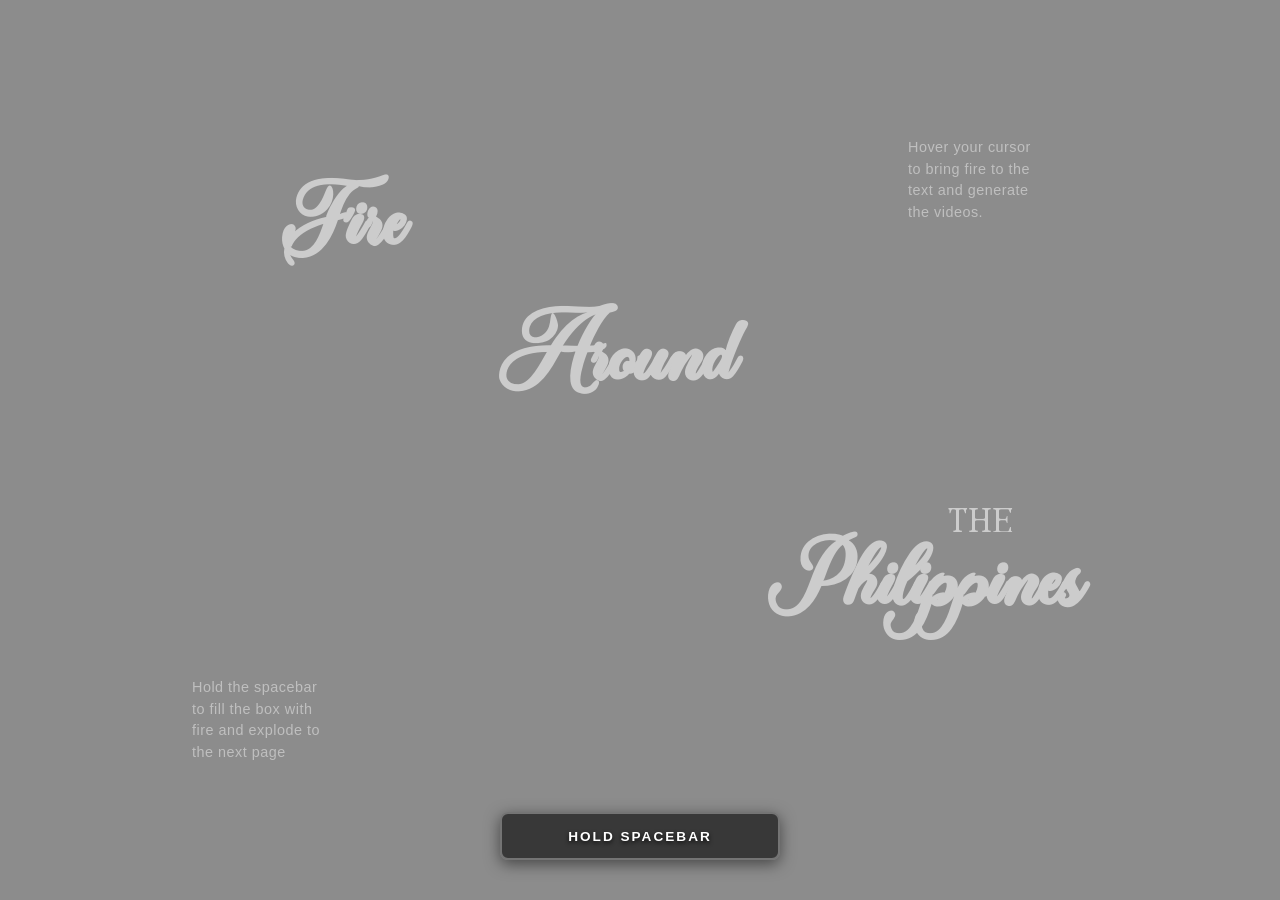
<file: index.html>
<!DOCTYPE html>
<html lang="en">
<head>
  <meta charset="UTF-8">
  <meta name="viewport" content="width=device-width, initial-scale=1.0">
  <title>Pure CSS Video Switcher</title>
  <link rel="stylesheet" href="home.css">
</head>
<body>

  <div class="video-container">

    <!-- DEFAULT VIDEO (Plays when NO text is hovered) -->
    <video class="bg-video video-default" autoplay loop muted playsinline>
      <source src="vid1.mp4" type="video/mp4">
    </video>

    <!-- HOVER VIDEOS -->
    <video class="bg-video video-fire" autoplay loop muted playsinline>
      <source src="vid2.mp4" type="video/mp4">
    </video>

    <video class="bg-video video-around" autoplay loop muted playsinline>
      <source src="vid3.mp4" type="video/mp4">
    </video>

    <video class="bg-video video-phil" autoplay loop muted playsinline>
      <source src="vid4.mp4" type="video/mp4">
    </video>

    <div class="video-overlay"></div>

    <!-- JUSTIFIED INSTRUCTION TEXTS -->
    <p class="instruction-text text-left">
      Hold the spacebar<br>
      to fill the box with<br>
      fire and explode to<br>
      the next page
    </p>

    <p class="instruction-text text-right">
      Hover your cursor<br>
      to bring fire to the<br>
      text and generate<br>
      the videos.
    </p>

    <!-- TEXT LINKS -->
    <main class="content-container">
      <nav class="video-links">
        <span class="text-the">the</span>
        <a href="#" class="link-fire">Fire</a>
        <a href="#" class="link-around">Around</a>
        <a href="#" class="link-phil">Philippines</a>
      </nav>
    </main>

  </div>

  <!-- FIRE SPACEBAR KEY -->
  <div class="spacebar-wrapper">
    <div id="spacebar-key" class="spacebar-key">
      <div id="fire-fill"></div>
      <span class="spacebar-label">HOLD SPACEBAR</span>
    </div>
  </div>

  <!-- CANVAS FOR CURSOR, TEXT FIRE & BURNING PAPER EFFECT -->
  <canvas id="fire-canvas"></canvas>

  <script src="home.js"></script>
</body>
</html>
</file>
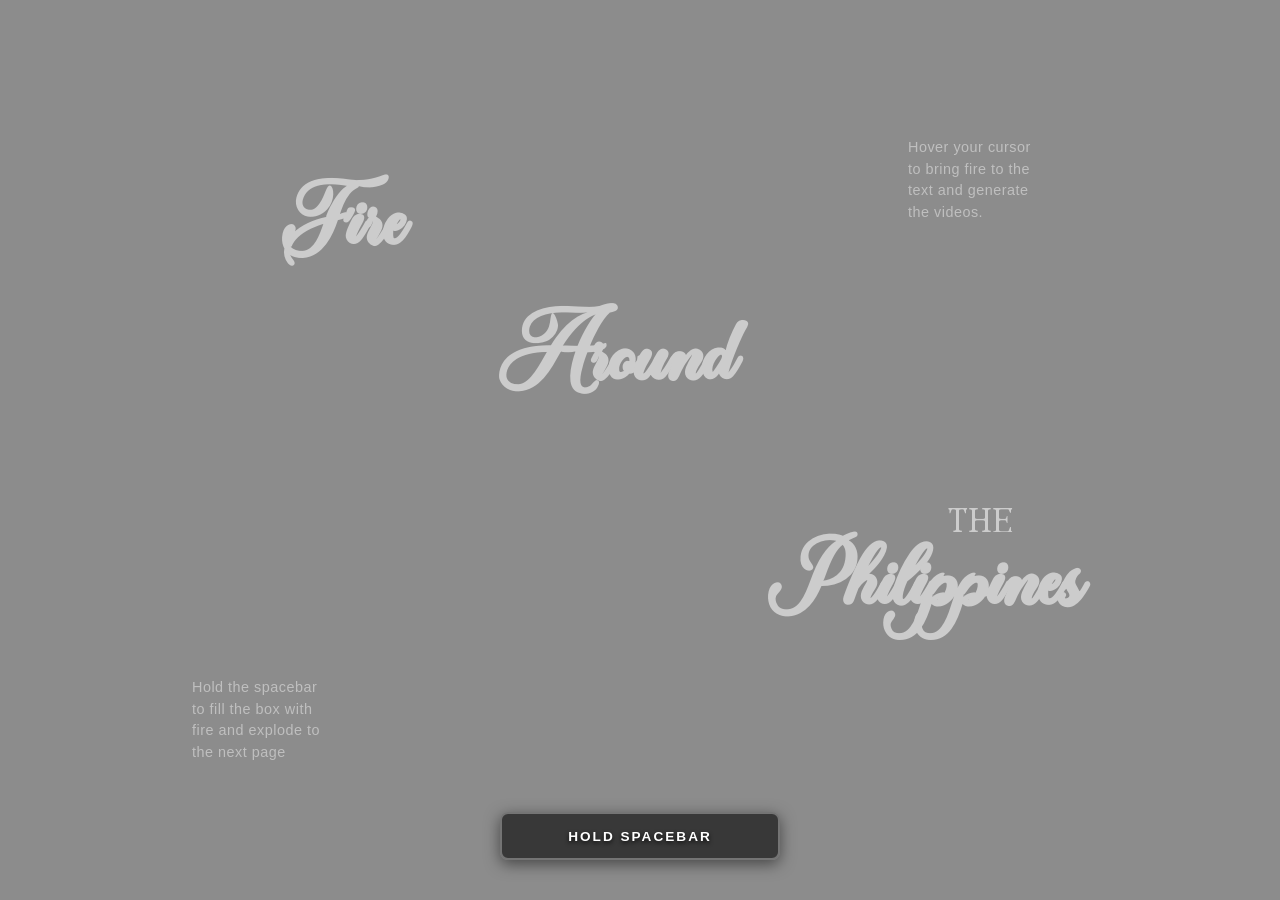
<file: home.html>
<!DOCTYPE html>
<html lang="en">
<head>
  <meta charset="UTF-8">
  <meta name="viewport" content="width=device-width, initial-scale=1.0">
  <title>Pure CSS Video Switcher</title>
  <link rel="stylesheet" href="home.css">
</head>
<body>

  <div class="video-container">

    <!-- DEFAULT VIDEO (Plays when NO text is hovered) -->
    <video class="bg-video video-default" autoplay loop muted playsinline>
      <source src="vid1.mp4" type="video/mp4">
    </video>

    <!-- HOVER VIDEOS -->
    <video class="bg-video video-fire" autoplay loop muted playsinline>
      <source src="vid2.mp4" type="video/mp4">
    </video>

    <video class="bg-video video-around" autoplay loop muted playsinline>
      <source src="vid3.mp4" type="video/mp4">
    </video>

    <video class="bg-video video-phil" autoplay loop muted playsinline>
      <source src="vid4.mp4" type="video/mp4">
    </video>

    <div class="video-overlay"></div>

    <!-- JUSTIFIED INSTRUCTION TEXTS -->
    <p class="instruction-text text-left">
      Hold the spacebar<br>
      to fill the box with<br>
      fire and explode to<br>
      the next page
    </p>

    <p class="instruction-text text-right">
      Hover your cursor<br>
      to bring fire to the<br>
      text and generate<br>
      the videos.
    </p>

    <!-- TEXT LINKS -->
    <main class="content-container">
      <nav class="video-links">
        <span class="text-the">the</span>
        <a href="#" class="link-fire">Fire</a>
        <a href="#" class="link-around">Around</a>
        <a href="#" class="link-phil">Philippines</a>
      </nav>
    </main>

  </div>

  <!-- FIRE SPACEBAR KEY -->
  <div class="spacebar-wrapper">
    <div id="spacebar-key" class="spacebar-key">
      <div id="fire-fill"></div>
      <span class="spacebar-label">HOLD SPACEBAR</span>
    </div>
  </div>

  <!-- CANVAS FOR CURSOR, TEXT FIRE & BURNING PAPER EFFECT -->
  <canvas id="fire-canvas"></canvas>

  <script src="home.js"></script>
</body>
</html>
</file>
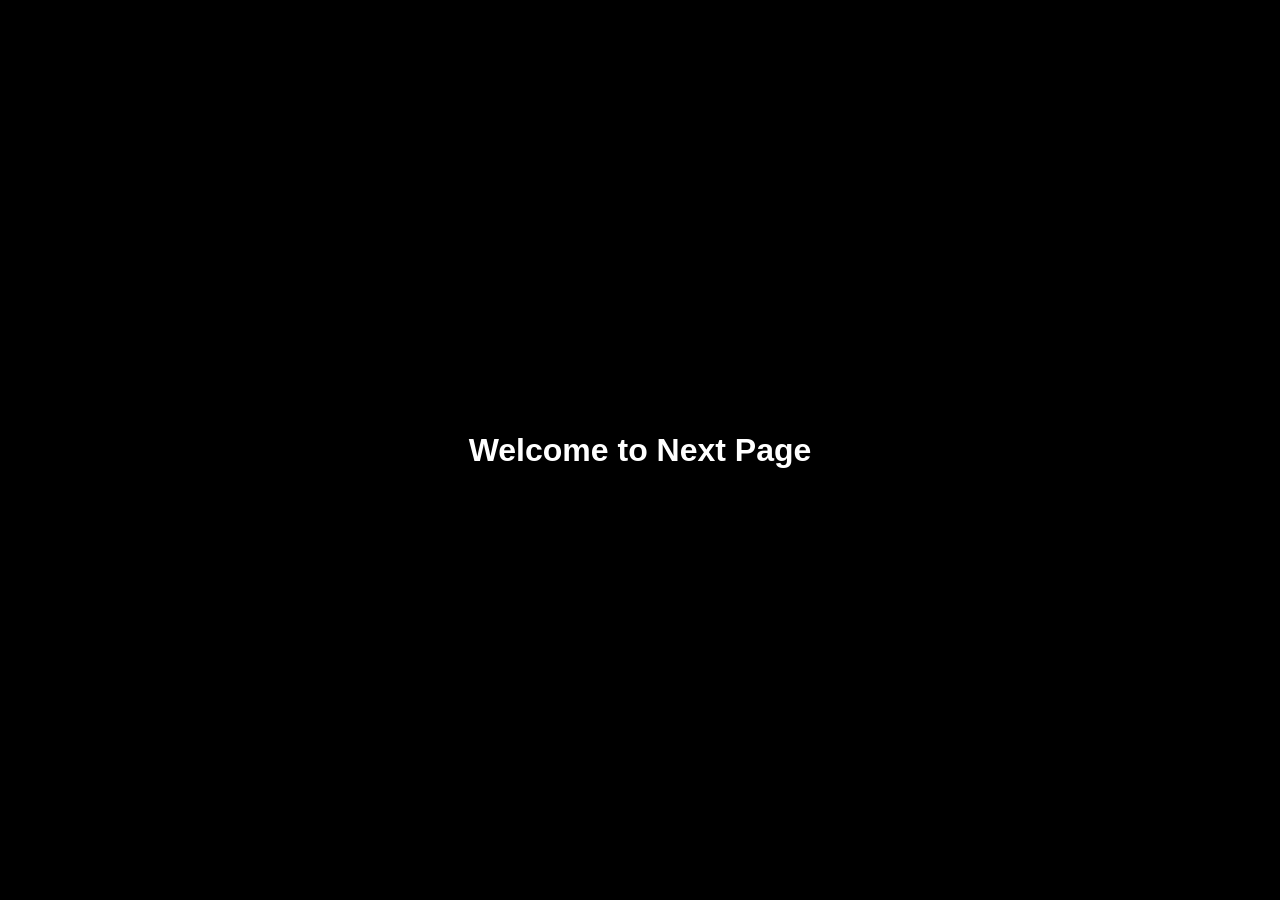
<file: new.html>
<!DOCTYPE html>
<html lang="en">
<head>
  <meta charset="UTF-8">
  <meta name="viewport" content="width=device-width, initial-scale=1.0">
  <title>Next Page</title>
  <style>
    * {
      margin: 0;
      padding: 0;
      box-sizing: border-box;
    }

    body {
      background-color: #000000;
      color: #ffffff;
      font-family: Arial, sans-serif;
      height: 100vh;
      display: flex;
      justify-content: center;
      align-items: center;
      opacity: 0;
      animation: fadeIn 0.8s ease-in forwards;
    }

    @keyframes fadeIn {
      to {
        opacity: 1;
      }
    }
  </style>
</head>
<body>

  <h1>Welcome to Next Page</h1>

</body>
</html>
</file>
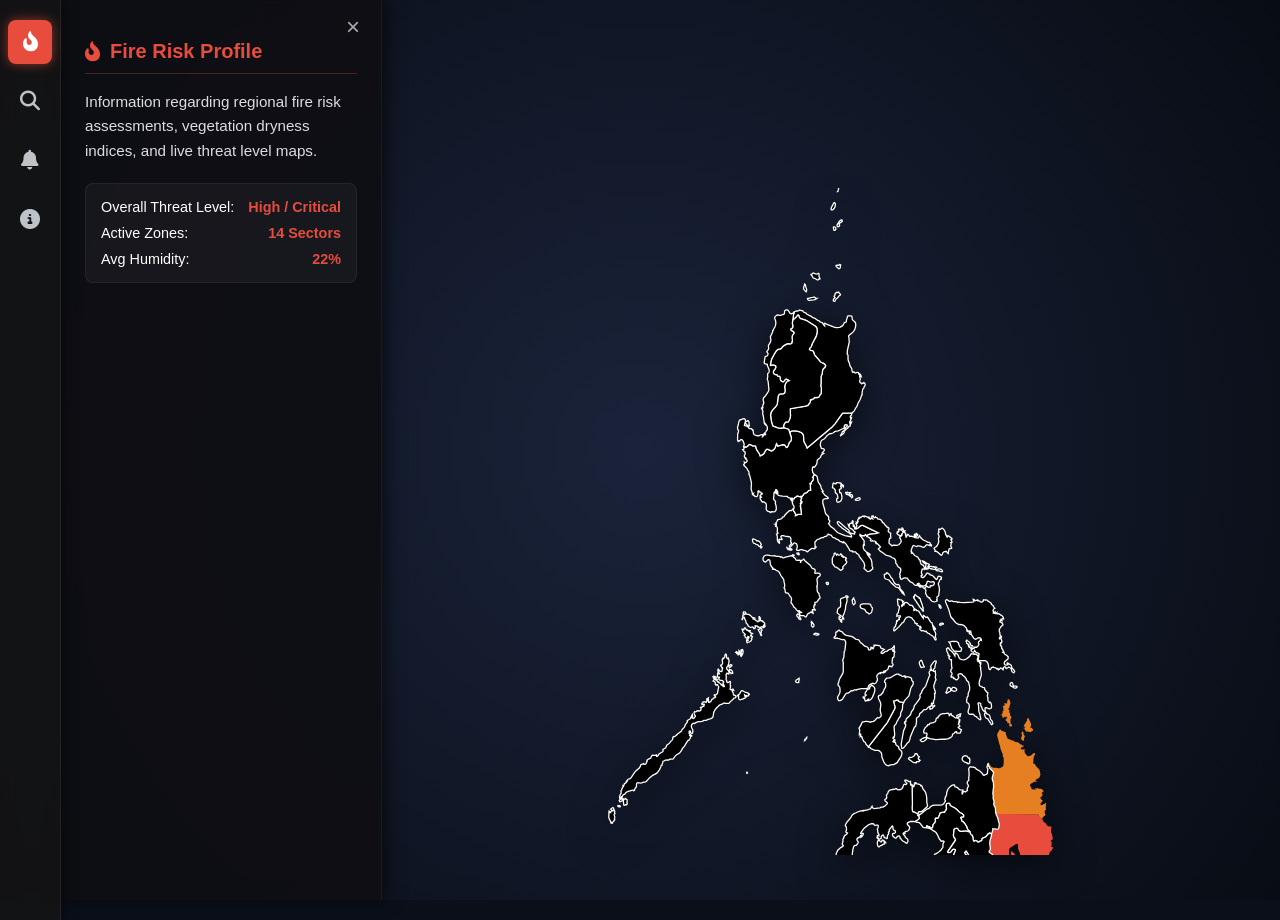
<file: try.html>
<!DOCTYPE html>
<html lang="en">
<head>
  <meta charset="UTF-8">
  <meta name="viewport" content="width=device-width, initial-scale=1.0">
  <title>SVG Path Hover Popup & Fire Risk Dashboard</title>

  <!-- Font Awesome Icons -->
  <link rel="stylesheet" href="https://cdnjs.cloudflare.com/ajax/libs/font-awesome/6.4.0/css/all.min.css">
  
  <!-- Custom Stylesheet -->
  <link rel="stylesheet" href="try.css">
</head>
<body>

  <!-- Ambient Background -->
  <div class="bg-fallback"></div>
  <video class="bg-video" autoplay loop muted playsinline poster="data:image/svg+xml;utf8,<svg xmlns='http://www.w3.org/2000/svg' width='100' height='100'></svg>">
    <source src="map-bg.mp4" type="video/mp4">
  </video>

  <!-- Sidebar Container -->
  <div class="sidebar-container">
    <nav class="toolbar">
      <button class="tool-btn active" data-panel="panel-fire" title="Fire Risk Profile">
        <i class="fa-solid fa-fire-flame-curved"></i>
      </button>
      <button class="tool-btn" data-panel="panel-causes" title="Main Causes">
        <i class="fa-solid fa-magnifying-glass"></i>
      </button>
      <button class="tool-btn" data-panel="panel-incidents" title="Prominent Incidents">
        <i class="fa-solid fa-bell"></i>
      </button>
      <button class="tool-btn" data-panel="panel-goals" title="Goals">
        <i class="fa-solid fa-circle-info"></i>
      </button>
    </nav>

    <div class="side-panel open" id="sidePanel">
      <button class="close-btn" id="closeBtn" title="Close Panel">&times;</button>
      <div class="panel-inner">

        <!-- Panel 1 Content -->
        <div class="panel-content active" id="panel-fire">
          <h2><i class="fa-solid fa-fire-flame-curved"></i> Fire Risk Profile</h2>
          <p>Information regarding regional fire risk assessments, vegetation dryness indices, and live threat level maps.</p>
          <div class="panel-stats">
            <div class="stat-item"><span>Overall Threat Level:</span><span class="stat-value">High / Critical</span></div>
            <div class="stat-item"><span>Active Zones:</span><span class="stat-value">14 Sectors</span></div>
            <div class="stat-item"><span>Avg Humidity:</span><span class="stat-value">22%</span></div>
          </div>
        </div>

        <!-- Panel 2 Content -->
        <div class="panel-content" id="panel-causes">
          <h2><i class="fa-solid fa-magnifying-glass"></i> Main Causes</h2>
          <p>Breakdown of key causes leading to fire incidents in identified risk zones, including lightning strikes and agricultural burning.</p>
          <div class="panel-stats">
            <div class="stat-item"><span>Unattended Debris:</span><span class="stat-value">42%</span></div>
            <div class="stat-item"><span>Equipment Sparks:</span><span class="stat-value">28%</span></div>
            <div class="stat-item"><span>Lightning:</span><span class="stat-value">18%</span></div>
          </div>
        </div>

        <!-- Panel 3 Content -->
        <div class="panel-content" id="panel-incidents">
          <h2><i class="fa-solid fa-bell"></i> Prominent Incidents</h2>
          <p>Recent alerts, high-level warnings, and notable historical fire incidents recorded across all monitored sectors.</p>
          <div class="panel-stats">
            <div class="stat-item"><span>Northern Sector:</span><span class="stat-value">Containment 85%</span></div>
            <div class="stat-item"><span>Eastern Ridge:</span><span class="stat-value">Alert Level 3</span></div>
          </div>
        </div>

        <!-- Panel 4 Content -->
        <div class="panel-content" id="panel-goals">
          <h2><i class="fa-solid fa-circle-info"></i> Goals</h2>
          <p>Prevention goals, rapid response objectives, and safety initiatives planned for the upcoming high-dryness season.</p>
          <div class="panel-stats">
            <div class="stat-item"><span>Target Response Time:</span><span class="stat-value">&lt; 12 Mins</span></div>
            <div class="stat-item"><span>Community Awareness:</span><span class="stat-value">94% Target</span></div>
          </div>
        </div>

      </div>
    </div>
  </div>

  <!-- Shared parent container for SVG Map -->
  <div class="map-wrapper">
    <svg viewBox="0 0 1000 700" preserveAspectRatio="xMidYMid meet" id="svgMap">
      <g id="features">
  <path class="region-red" d="M713.9 833.9l-0.4-0.2-0.8-1-0.4-1.1-0.4-2.3-0.7-1.4-0.2-0.5-0.2-2-0.3-0.2-0.5-0.1-1-0.4-0.4-0.1-0.2-0.2-0.1-0.6 0.1-0.6 0.2-0.6 0.3-0.5 0.3-0.2 0.4-0.6 0.3-2.7 0.3-0.8 0.5-0.2 0.4 0.2 0.3 0.3 0.2 0.5 0.9 0.8 0.9 0.7 0.8 0.8 0.3 1.2-0.3 6.9 0.1 1.2 0.4 0.8 0.1 0.5-0.2 0.5-0.3 0.7-0.4 1.2z m-25.2 70.7l0.3-0.2 1.9-1 0.8-0.6 0.1 0 0.7-0.9 4.6-10.6 0.2-0.2 0.4 0 0.3-0.1 0-0.4-0.1-0.5-0.1-2.8 0.1-0.5 1.7-5.2 0-1 0.3-0.2 0.2-0.3 0.2-0.3 0.1-0.4 0.3-1.5 0-0.7-0.2-0.5-0.3-0.4-0.4-0.5-0.4-0.6 0-0.4 0-0.6-0.1-1.1 0-0.6 0.1-0.7 0.3-0.7 0-0.6-1.2-1.9-1.3-2.5-1-0.9-0.5-0.1-0.6 0-0.5 0.1-1 0.5-0.4-0.3-0.5-0.3-1.2 0.1-2.5-0.4-1.4 0.2-0.5-0.1-0.7-0.2-0.8-0.5-1.8-1.8-0.7-0.5-1.3-0.7-0.5-0.3 0-1.1 0-0.3-0.3-0.2-0.5-0.2-0.4-0.1-0.2-0.1-0.1-0.2 0-0.4 0.2-0.4 0.4-0.3 0.4-0.5 0.3-1.3 0.2-2.8 0.5-1.2 0.9-5.4-0.1-0.8-0.4-0.9-1.3-1.5-0.3-0.7-0.3-2.5 0.9-3.4 5.5-6 0-2.5 0.2-0.2 0.3-0.2 1.3-0.4 0.3-0.2 0.1 0 0.3-0.4-0.1-0.2-0.2-0.2-0.2-0.7-0.2-3.1-0.3-0.9-0.7-0.7-1.9-1.1-0.7-0.7-0.7-0.8 0.1-0.3 0.6-1.4 0.6-0.9 0.2-0.4 0.1-1-0.4-2.4-0.1-1.9-0.3-1.4 0-0.8 0.4-2.8 1.7-5.7 0.1-0.7-0.2-0.6-0.5-0.6 0.1-0.5 0.4 0 0.4-0.2 0.2-0.3 0.2-0.4 0.2-1.2 0.4-1 0.3-1-0.1-1.3 0.7 0.3 0.5-0.1 0.6-0.1 0.6 0 0.6 0.1 1.5 0.4 0.7 0.1 1.1-0.8 0.7-1.5 0.4-1.7 0.1-2.1 0-0.7-0.2-0.7-0.7-1.8-0.2-0.8-0.3-1.8-0.4-1.6-1.9-4.4 0-0.1 16.1 0.1 27.2 0.1 5.8 0 0.5 1.5 0.7 1.5 1.2 1.1 1.5 0.7 1.1 0.4-0.1 0.7 0.5 1.5 0.8 1.4 1 0.9 1.6 1 0.2 0.3 0.2 0.6 1.3 1.8 1.3 0.8 2.7 0.3 1.2 0.4-0.4 1.2-0.2 1.2-0.2 2.6 0.3 1.3 1 2.7 0.4 2.5 0.4 1.2 0 1.1-0.6 1.1-0.6 0.4-0.6 0.2-0.4 0.4-0.2 0.8 0.2 0.2 1.2 0.9-0.4 1.3-0.1 2.5-0.6 1 0.5 0.3 1.7 1 0.4 0-0.3 1.1-1.3 1.6-0.2 1-0.2 0.4-0.4 0.2-0.5 0.1-0.4 0.2-0.3 0.5-1.1 2.9-0.3 0.6-1.8 1.6-0.8 1.2-0.4 1.5-0.1 1.9-0.8 1.1-1.8 0.2-2.1-0.4-1.6-0.7-1.3 1.2-0.8 1.6-0.3 1.6-0.1 1.4 0.3 0.6 1.4 1.2 0.5 0.5 0.2 0.9 0.1 1.1-0.1 1-0.4 0.4-1.6-0.6-1-1.5-1.2-3.5-1.4-1.5-1.6-0.8-1.1 0.4 0 2.3-0.3 0-0.2-0.3-0.6-0.8-0.2 1.1 0.6 1.2 0.7 1.1 0.8 1.9 1 0.9 1 0.7 0.6 0.5 0.1 1.2-0.7 2.2-0.8 4.7-0.1 8-0.9 4.2-0.2 4.9-0.4 0.9-0.7-0.2-0.2-0.8-0.3-2.7-0.1-0.6-1.8-1.3-0.2-0.5-0.1-0.6 0.1-0.7 0-0.6-1.3-2.5-0.7-0.9-0.3-1.1-0.7-6.7 0.1-1.3 0.7-3.4-0.1-1.1-0.5-2-0.2-1.1 0-1.5-0.2-0.6-0.6-0.3-1.4-0.4-1-0.6-2.1-2.9-0.3-1 0.4-2.5 0.1-1.1-0.6-1.2-1.1-1.1-2.2-2-0.6-0.9-0.3-0.8-0.3-2.2-2.2-5.2 0-2.2 0.1-1.2 0-1.1-0.4-0.7-0.8-0.2-0.3-0.1-0.9 0.2-3.3 2.4-3.1 1.8-0.6 0.5-0.5 0.4-0.6 1.1-0.1 1.2 0.2 3.5 0 1.1-0.2 0.5-0.5 0.7-0.1 0.5-0.2 0.5-2 1.9-1.5 0.8-1.8 0.4-1.7 0.9-1.2 1.9-0.1 2.4-0.2 1.2-0.6 0.5-2.4 2.9-1.2 2.1-0.8 2.3-0.4 2.5-0.2 2.6 0.2 0.9 0.7 2.1 0.2 1.1 0.4 0.5 0.9 0.4 0.7-0.4-0.1-1.5 1.7 1.2 2.3 3 1.4 1.4 1.1-0.6 1 0.4 0.9 0.9 0.4 1 0 2.1 0.2 0.8 1.6 3.3 0.6 0.8 0.2 0.4 0 0.6-0.1 1.2 0.1 0.6 0.2 0.4 0.5 0.7 2.6 7 0.2 0.9 0 1.2-0.2 1.1-0.6 1-0.2 0.6 0.4 1.1-0.2 0.5-0.2 0.5-0.4 1.6-0.9 2.2-3.9 4.8-5.2 7.3-3.3 5.9-0.8 1-1 0.9-0.8 0.4-0.9 0.1-2.6-0.2-0.8-0.2-0.1-0.2z m6 11.6l-0.3 0-0.7-0.2-1 0.1-0.9 0.2-0.7-0.3-0.4-0.5-0.5-0.3 0-0.3 0.4-0.4 0.9-1.2 1-0.5 1.5 0 0.7 0.3 0.2 0.3 0.2 0.7-0.1 1.6-0.3 0.5z" id="davao" name="Davao">
  </path>
  <path class="region-orange" d="M746.5 779.6l-1.1-0.4-1.5-0.7-1.2-1.1-0.7-1.5-0.5-1.5-5.8 0-27.2-0.1-16.1-0.1-0.5-1.5-0.3-5.3-0.4-1.2-1.3-2.3-0.2-1.3 0.1-1.1 0.2-0.9 0.1-0.9-0.3-1.1-0.7-2-0.1-1.9 0.1-1.9-0.5-2.6 0.9-8-0.2-4.7-1.3-3.4-0.1-2.4 1.7-5.6-2.5-3.2-2.3-2.3-0.2-1.2-0.4-0.5-0.4-0.3-0.4-0.4-0.1-0.6 0-1.3 0-0.6-0.1-0.2 0.3-0.3 0.5-0.1 0.5 0.5 0.6 1.3 1.6 2.2 1.1 0.8 1.2 0.3 3.5 0.2 2.3 0.5 1.1 0.1 1.2-0.3 2.9-1.6 0.5-0.6 0.4-1.2 0.4-1.9 0-5.8-0.1-0.9-0.3-0.6-0.4-0.5-0.3-0.7 0-0.5 0.1-0.9-0.1-0.5-0.1-0.5-0.5-1.1-0.3-1.4-1.1-1.7-0.3-1.6-0.3-0.4-0.2-0.3-0.1-0.3 0-1.6-0.1-0.3-0.1-0.8-1.2-3.1-0.1-0.5-0.2-1.1-1.9-7.4-0.1-1 0.2-1 0.3-0.8 2.6-4.4 0.2-0.5 0.7 0.8 0.9 0.8 1 0.7 1.8 0.5 1.5 0.8 1.1 0.1-0.3 1.3 0.5 1.6 0.6 1.5 0.3 1.4 0.5 1 1.3 1 1.5 0.6 1.1-0.2-0.1 0.2 0 0.2-0.1 0.2-0.2 0.2 0.7 0 0.4 0.2 0.4 0.5 0.5 0.1 1.2-0.1 0.5 0 1 1.2 0.5 0.3 0.5 0.2 3.1 0.4 1 0.6 1.8 1.6 0.5 0.2 0.7 0 0.6 0.1 0.2 0.4 0.1 0.5 0.5 0.7 0.2 0.5 0.5-1 0.2-0.5 0.3 0 0 0.9 0 0.6-0.2 0.3-0.5 0.5-0.6 0.2-1.5 0.4-0.4 0.5-0.1 0.7 0.3 0.5 0.6 0.4 0.6 0.2 0.9 0.2 0.6-0.2 1.5-0.7-0.1 2.2 0.2 1.8 0.8 1.7 2.5 2.6 0.4 0.2 0.6 0.1 0.7-0.1 1.1-0.5 1.8-0.6 1.9-1.9 1.1-0.6 1.1 0.1 0.2 0.8-0.2 1-1.1 1.8-0.3 1.3-0.4 2.4 0 1.8-0.4 2.5 0.2 0.6 0.6 0.2 0.7 0.1 0.5 0.2 0.4 0.4 0.5 1.4 0.4 0.6 3.9 3.9 0.5 1.1 0.1 0.7 0.6 2.1-0.2 0.8 0 0.5 0.7 0.4-0.1 0.4-0.3 0.4-0.1 0.1-0.4 1.3-0.6 1.3-0.9 1.1-1.2 0.4-2 1.4-0.3 0.1 0 0.8 0.4 0.4 1 0.7 0 0.3-0.2 0.1 0 0.1-0.1 0.2-0.7-0.3-0.6-0.1-1.1 0-0.7 0.2-1.3 1.1-1.9 0.8-1 1.3-0.5 1.2 1.1 1.2 0.9 2.4 0.6 0.7 0.5 0.1 1.7-0.1 1.1 0.4 0.5 0 0.6-0.4-1.1-0.7-0.3-0.4 0.3-0.4 0.6 0.1 0.7 0.3 0.7 0.1 0.6-0.5 1.2 0.6 3.5 0.6 0-0.1 0.2-0.2 0.2-0.1 0.3 0 0 0.1 0.2 0.5 0.4 0.7 1.1 0.8 0.2 0.5-0.4 0.8 0.3 0.1 0.2 0.3 0.3 0.3-1.5-0.1-0.5 0.2-0.3 0.4-0.1 1.3 0.1 0.3 0.8-0.3 0.2 0.9-0.4 1.1-1.3 1.7-0.2 0.1-0.6 0.4-0.5 0.4 0.4 0.2 0.2 0.3 0.7 1.4 0.5 0.4 0.8 0.2 0.4 0.5-0.6 1.3-1.7 2-0.3 0.9 0.4 1 0.8 0.5 0.8-0.2 0.9-0.5 1.6-0.6 1.9-1.6 0.2 0.6-0.3 4.6-0.2 0.8 0.1 0.8 0.6 1.1-1.3 0.7-0.6 2 0.2 2.1 1 1.4-1 1-2.1 1.5-0.6 1.2 0 0.7z m-20.7-95.3l-1 2.1 0.3 0.6 0 0.9-0.3 0.8-0.5 0.3-0.9 0.2-0.3 0 0.3-0.9-0.4-0.3-0.6-0.1-0.5 0 0-0.4 0.5 0 0.2 0 0-0.4-1.1-0.7 0 0.4-0.1-0.5 0-0.6 0.5-1.2 0.2-0.3 0.2-0.2 0.2-0.1 0.1-0.5 0-0.5 0-0.6 0-0.4-0.5-0.8-0.1-1.3 0.4-1.2 1-0.4 0.3 0.3 0.1 0.3-0.1 0.5 0.5-0.2 0.2-0.2 0.1 0.9 0 1.3 0.1 1.1 0.8 0.5 0.6 0.4-0.2 1.2z m9.8-7.9l-0.1 0.7-1.3 0.5-0.9 0.7-0.4 0.3-0.6 0.1-1.4-0.1-2.1-0.8-0.7 0 0.4 1.1-0.8-0.6-0.8-0.9-1.3-1.8 0-0.3 0.1-0.2 0-0.3-0.1-0.3-0.3-0.2-0.5 0-0.4-0.1-0.3-0.5 0.7 0.1 0.7-0.1 0.7-0.2 0.5-0.6-0.6-0.2-0.8-0.5-0.5-0.5 0.2-0.8 3.3-5.3 0.2-0.5 0-0.5-0.1-0.5-0.1-0.5 0.4-0.5 1-0.8 0.5 0.2 2.5 5.5 0.6 2.9 0 0.6-0.3 0.6-0.8 0.7-0.4 0.5 1.1 0.2 0.7 0.2 0.5 0.5 0.7 0.7 0.4 0.6 0.4 0.9z m-25-4.4l-0.8 0.4-1.1-0.2-0.8-0.6-0.2-0.8 0.1-0.9-0.2-1-0.5-0.5-1.5-0.4-0.6-0.6 0.5 0 0.2 0-0.4-0.3-0.2-0.3 0-0.3 0.3-0.3 0-0.3-1.3 0-0.5-0.9 0.1-1.3 0.6-1.2 0.2 0.5 0.4 0.2 0.3-0.2 0.2-0.7-0.2-0.2-0.7-0.9-0.2-0.5-0.4 0-0.3 0.6-0.3 0.1-0.5-0.2-0.5-0.2-0.4 0.3-0.4 0.5-0.5 0.4-0.8 0-0.4-0.6 0-0.8-0.1-0.6-0.8-0.3-0.1-0.3 0.1-1.4-0.1-0.5 0.8-0.4 0.4-1 0.1-1.1-0.2-0.9 0.4-0.2 0.4 0 0.3 0.2 0.3 0.4-0.1-0.9-0.4-0.7-0.1-0.7 0.6-0.7-0.2-0.1-0.1-0.2-0.1-0.2-0.3-0.3 0.2-0.8-0.4-1-0.1-0.8 1.2-0.3 0.7-0.1 0.2-0.4 0-1.2-0.1-0.4-0.2-0.3 0-0.2 0.3-0.5 0.3-0.1 0.4 0 0.3 0.1 0.3 0.6 0.5 0.2 0.4-0.1 0.4-0.2 0.3-0.6 0.1-2.1 0.4-1.3 0.2-0.6 0.5-0.3 0.6-0.1 0.4 0.3 0.8 1.3 0.7 1.8 0 1.9-1.1 3.7-0.1 1.4-0.2 0.5-0.2-0.1-0.5-0.1-0.4 0.2 0 0.7 0.4 0.5 0.8 0.6 0.4 0.8-0.5 0.8 0.3 0.4-0.6 0.3 0.2 0.6 0.6 0.3 0.9-0.1-0.4 1.5 0 0.9 0.3 0.8 0.8 1 0.4 0.7 0.1 0.7-0.2 0.7-0.4 0.8-0.4 0.8-0.3 0.3 0.1 0.4 0.4 2.2-0.6 0.8 0.5 0.9 0.9 0.9 0.7 0.8 0.1 0.9-0.4 0.7z" id="caraga" name="Caraga">
  </path>
  <path class="region" d="M692.4 774.2l0 0.1 1.9 4.4 0.4 1.6 0.3 1.8 0.2 0.8 0.7 1.8 0.2 0.7 0 0.7-0.1 2.1-0.4 1.7-0.7 1.5-1.1 0.8-0.7-0.1-1.5-0.4-0.6-0.1-0.6 0-0.6 0.1-0.5 0.1-0.7-0.3 0.1 1.3-0.3 1-0.4 1-0.2 1.2-0.2 0.4-0.2 0.3-0.4 0.2-0.4 0-0.5 0-1.1-0.3-0.4 0-0.2 0.1-0.1 0.2-0.1 0.3-0.1 0.1-0.1 0-0.4 0.2-0.4 0.2-0.1-0.1-2.3 2.8-1.1 0.8-0.9 0.4-1.8 0.7-0.7 0.4-0.2 0.5-0.2 1.4-0.4 0.6 0 0.1-0.6 0.2-0.7 0.2-0.1 0.2-1.2 0.3-0.3 0.3-0.2 0.4-0.1 0-0.3 0.2-0.6-0.1-0.9-0.6-0.7-0.8-1.1-0.4-0.4-0.1-0.4 0.1-0.1 0-0.4 0.4-0.5 0.5-0.5-0.4-0.4-0.6-0.3-0.5-0.1-0.6-0.1-2.1-0.4-1.3-0.2-0.7-0.3-0.6-0.6-0.6-0.5-0.3-0.5-0.4-0.5-0.7-0.1-0.5-0.2-1.1-0.2-0.5-0.2-0.5-0.3-0.3-0.4-0.3-1.1-0.8-0.3-0.3-0.1-0.4-0.3-0.6-0.6-0.9-0.2-0.4-0.3-1.5-1.7-3-2.4-2.9-0.3-0.2-0.9-0.3-0.4-0.3-0.2-0.6-0.1-0.5 0-0.5-0.1-0.5-1-1.4 0-0.6 0.5-0.4 0.5-0.3 0.7 0 0.9 0.1 0.7-0.3 0.3-1.2-0.3-0.7-0.6-0.7-1.4-1.2-2.2-1.1-3.9-3.8-2-1.6-4.4-2.2-1.1-1-0.2-0.5-0.1-0.7-0.2-0.6-0.4-0.3-1.7 0-0.9 0.1-0.5 0.4-0.1 0.1-0.4 1.7 0.3 3.9-0.4 1.5-1.2 1.5-0.5 0.4-0.2 0.4 0.1 0.2-0.1 0.2-0.6 0.1-2.3 0-0.7 0.2-1.3 0.6-0.5 0.7-0.2 0.9-1.2 3-0.4 0.7-0.6 0.5-0.6 0.2-2.1 0.1-0.2 0.5 0.2 2.7-0.5 1.5-2.3 2.7-0.2 1.8-0.5 1.8-2-0.2-4.6-1.9-0.4 2-2.4-0.1-1.3-0.3-0.8-0.7-2.9-3.9-1.1-0.8-1.2-0.3-1.3-0.1-2.3-0.9 0.7-0.8 2.5-1.4 1.1-0.9 0.5-1-0.1-1-0.4-1-0.3-1.1 0-0.1 0.6-0.4 0.3-0.2 1.9-1.1 7.1-5.7 0.7-0.2 1.1-0.2 0.8-0.5 1.2-1.5 1.3-1 1.7-0.7 1.9-0.5 6.4 0 2.3-0.3 1.8-0.9 0.6-0.7 0.8-1.6 0.7-0.8 0.2-0.6-0.2-0.6-0.4-0.5-0.2-0.6 0.1-0.6 0-0.1 0.2-0.5 0.5-0.8 0-0.3-0.1-0.5 0.1-0.3 0.1-0.2 0.4-0.3 0.2-0.2 0.5-1.2 0.1-0.6 0.2-2 0.2-1.1 0.8-2.2 1.1-1.9 1.6-1.8 1.8-1.4 2.1-0.9 1.4 0 0.3 0.5 0 0.9 0.2 0.8 0.3 0.1 1.2 0.2 0.1 0.1 0.4 0.1 0.5 0.2 0.8 0.5 1.6 1.8 0.6 0.4 0.9 0.3 3.1 0.1-0.5 0.9-0.4 1.1-0.2 1.2 0 1.2 0.4 0 0.4-1.4 0.6-0.9 1.1-0.4 1.6 0.5 0.2-0.4 0.9-0.7 0.2-0.1 0.7-0.2 0.2-0.1 0-0.3-0.2-0.3-0.1-0.3-0.1-0.2 0.2-1.7 0.2-0.5 0.2-0.4 0.6-0.9 0.3-0.6-0.2-1-1-1.9-0.3-1.1 0.3-1.2 0.6-0.7 0.7-0.6 0.6-0.9-0.4-1.1 0-1.2 0.4-2.4 0-4.6-0.4-2.4 0.1-1.2 0.5-1.1 0.4-0.5 0.6-0.5 0.6-0.3 0.6 0.2 0.6 0.4 0.6 0 0.5-0.1 0.7-0.1 1 0.3 1.1 0.4 0.8 0.7 0.4 0.7 0.5 0.4 4.2 2.3 0.4 0.4 1.3 1.6 0.8 0.5 1.1 1.8 0.7 0.6 0.5-0.1 1.2-0.7 1.1-0.4 1-0.5 0.5-0.8 0.5-4.7-0.2-1-0.2-0.3-0.3-0.3-0.2-0.4-0.1-0.5 0.1-0.6 0.5-1.1 0.2-0.7 0-0.7 0.1-0.4 0.3-0.3 0.2-0.2 0.1 0.2 0 0.6 0 1.3 0.1 0.6 0.4 0.4 0.4 0.3 0.4 0.5 0.2 1.2 2.3 2.3 2.5 3.2-1.7 5.6 0.1 2.4 1.3 3.4 0.2 4.7-0.9 8 0.5 2.6-0.1 1.9 0.1 1.9 0.7 2 0.3 1.1-0.1 0.9-0.2 0.9-0.1 1.1 0.2 1.3 1.3 2.3 0.4 1.2 0.3 5.3 0.5 1.5z m-30.7-63.8l0.3 1-0.4 1.5 0.1 0.9-0.1 0.9-0.7 0.7-0.4 0.2-0.5 0.1-0.4-0.1-0.3-0.7-0.4-0.1-0.5 0-0.4-0.1-3.3-1.6-1.3-1.3-0.6-1.8 0.6-2 1.4-1.2 1.9-0.5 2 0.6 0.9 1.4 0.5 0.5 0.6 0.3 0.5 0.4 0.5 0.9z m-67.2 30.2l0.7 0.3 0.3 0.2 0.2 0.3 0.5 1.1 0.6-0.5 0-0.5 0-0.6 0.2-0.6 0.3-0.4 0.8-1.1-0.7-0.6 0.7-0.4 0.9 0.1-0.2 0.9 4.3 1 0.7 0.3 0.5 0.5 0.4 0.9 0.4 0 0.4-0.4 0.2 0.1 0.5 1-0.1 0 0.6 1.7 0.2 0.3 0.3 0.8 2.3 2.8 0.9 1.8 0.6 2.4 0.5 2.4 0.2 6.5 0.8 3.2-0.1 1.1-0.5 0.6-5.7 5.1-1.1 0.6-2.4 0.1-0.9 0.5-0.4 1.4 0 0.1-1 0.1-0.9-0.1-0.4-0.3-0.2-0.4-0.4-0.4-0.6-0.2-2.2-0.4-0.9-1.6-0.2-3.2 0.3-5.5-0.4-21z" id="northernmindanao" name="Northern Mindanao">
  </path>
  <path class="region" d="M611.3 790.2l0.4-2 4.6 1.9 2 0.2 0.5-1.8 0.2-1.8 2.3-2.7 0.5-1.5-0.2-2.7 0.2-0.5 2.1-0.1 0.6-0.2 0.6-0.5 0.4-0.7 1.2-3 0.2-0.9 0.5-0.7 1.3-0.6 0.7-0.2 2.3 0 0.6-0.1 0.1-0.2-0.1-0.2 0.2-0.4 0.5-0.4 1.2-1.5 0.4-1.5-0.3-3.9 0.4-1.7 0.1-0.1 0.5-0.4 0.9-0.1 1.7 0 0.4 0.3 0.2 0.6 0.1 0.7 0.2 0.5 1.1 1 4.4 2.2 2 1.6 3.9 3.8 2.2 1.1 1.4 1.2 0.6 0.7 0.3 0.7-0.3 1.2-0.7 0.3-0.9-0.1-0.7 0-0.5 0.3-0.5 0.4 0 0.6 1 1.4 0.1 0.5 0 0.5 0.1 0.5 0.2 0.6 0.4 0.3 0.9 0.3 0.3 0.2 2.4 2.9 1.7 3 0.3 1.5 0.2 0.4 0.6 0.9 0.3 0.6 0.1 0.4 0.3 0.3 1.1 0.8 0.4 0.3 0.3 0.3 0.2 0.5-1-0.1-3.4-0.9-1.5 0-2.7 0.4-1.5 0-0.9 0-0.6-0.2-0.5-0.3-0.8-0.5-0.5-0.6-0.6-1-0.3-0.5-1-0.6-0.9 0-2.2 1.1-0.9 7 0.4 1.9 1.5 1.9 0.5 1.1 0 0.9-8.6 12.6-0.4 1.3 0.8 0.3 0.4 0.2 1-0.1 0.6-0.2 0.2-0.1 0.4-0.3 0.7-0.8 1.1-1.6 0.7-0.6 0.9-0.2 1.4 0.2 0.7 0.4 0.1 0.8-0.5 1.3-1.9 4.5 0 0.4 0.6 0.9 0.7 0.7 0.7 0.4 0.7 0.3 1 0.1 0.9 0.2 1.1 0.9 0.3 0 0 1.1 0 0.4 0.1 0.3 0.2 0.4 0.9 0.6 0.7 0.3 1.7 0.3 0.7 0.3 0.7 0.5 0.7 0.3 0.8 0 0-0.1 0.6-0.4 0.8-1.5 0.7-0.5-0.3-0.2-0.3-0.3 0.2-0.8-0.3-0.8-0.6-0.8-0.7-0.4-0.9-1.2 1-0.9 1.5-0.8 0.5-0.4 0-0.3-0.7-0.6-0.6-0.6-0.3-1 0.3-0.6 1.3-1.4 0.8 1 0.2 0.3 0.1 0.1 2 3.3 1 2.2-0.3 1-0.3 0.4-0.3 0.9-0.1 0.9 0 0.8 0.3 1 0.5 0.4 2-0.1 0.3 11.2 0.4 0.5 2.7 1.6-0.9 1.4-0.1 1.1 0.5 1 1.2 1.4-2.2 0.1-1.7-0.3-1.5-0.8-1.6-1.3-1-1.5-1-1.9-1.1-1.5-1.4-0.3 0.9-3.7-3.9 0.1 0.2-0.9-2.2 0.7-1.2 0.4-0.6 0.6 0.4 1.5 0.1 0.5-1 2.1-2.1 1.1-2.5 0.4-11-0.1-1-0.1 0-0.5 0.2-0.5-0.3-0.5-1.3-0.2-9.8 0.1-0.1 0 0.1-1.1-0.2-1.1-1-0.4-0.2 0.1-0.5 0.8-0.4 0.3-0.1-0.1-0.1-0.3-0.2-0.1-0.4-0.1-0.4-0.4-0.3-0.5-0.2-0.4 0-0.6 0.3-1 0.1-0.5 0.1-5.7 0.8-2.7 2.2-5.4 1.1-1.2 0.9-0.2 1.3-0.7 2-1.3 2-1.7 0.9-0.9 0.6-1.5 1-0.9 0.3-0.5 0.1-0.5-0.1-1.7 0.1-1.4 0.3-1.1 1.1-2-0.8-0.6-0.7-0.1-1.7 0.3-0.6-0.3-0.4-0.8-0.3-0.5-0.5-0.2-0.6-0.9-2.5-5.4-1.6-2.3-2.4-1.6-0.4-0.1-2.9-2.1-2.6-1.4-0.4 0.4-0.9-0.4-1.3-0.2z m-159.4 115.8l0.8 1.1 0.3 0.9-0.6 1.2-1 0.1-1.6-0.5-0.3-0.2-0.6-0.6-0.5-0.7-0.2-0.5 0.2-0.6 0.6-0.5 0.7-0.4 0.7-0.2 0.6 0.1 0.9 0.8z m56.4-26.3l0.1 0.6-0.3 0.3-1.3 0.7-2.4 0.9-0.6-0.2-2.8-1.8-1.1-1.2-0.4-1 0.9 0.1 2.8 1.8 1.3 0.5 1.7-0.1 1.5-0.6 0.6 0z m-71.9-17.4l0.2 0.6 0.1 0.4-0.1 1.1-1.1 3.7-0.3 0.5-0.4 0.4-0.6 0.3-0.7 0-2.1-0.3-0.6-0.3-0.4-0.6 0.2-0.4 0.5-0.2 0.7 0 0.4-0.3 0.4-0.6 0.4-0.7 0.1-0.5 0.2-0.4 0.8-1.2 0.3-1.2 0.4-0.5 0.5-0.4 0.5-0.1 0.4 0.3 0.2 0.4z m34 30.1l-0.2 0.5-0.3 0.1-1.5-0.1-1.9 0.7-0.8-0.1-0.6-0.9 0-0.8 0.4-0.7 0.5-0.5 0.6-0.2 0.9 0 0.8 0.4 0.7 0.5 0.5 0.5 0.7 0.3 0.2 0.3z m10-9.5l0.4 0.9-0.5 1.2-0.5 0.2-0.5 0-0.5 0.2-0.1 0.7 0 0.9-0.2-0.1-2 0.3-0.4 0.2-0.5 0.4-1.5 1.6-0.6 0.4-0.6 0-0.5-0.3-0.5-0.4-0.5-0.8 0-0.6 0-0.5 0-0.5-1.3-1.4-2.1 0.1-4.4 2-1 0.6-0.4 0.2-0.4-0.1-0.4-0.2-0.6-1-0.3-0.2-2.2-0.4-0.5 0.2-1.9 1.2-1.1 0.6-0.5 0-0.6-0.2-0.3-0.2 0-0.3 0-0.4-0.1-0.2-0.3-0.2-0.7-0.1-0.3-0.2-0.8-1.2-0.2-1 0.2-1 0.7-1.1 0.9-0.8 2-0.9 1.5-1 1.2-0.2 0.4-0.2 1.2-1.7 0.5-0.4 0.5-0.1 1.9 0.1 1 0 1 0 0.6 0.3 1.2 0.7 0.6 0.1 1 0.6 1.3 2.8 0.8 0.7 1-0.2 0.9-0.8 1-0.5 2.4 1.1 1.2 0.1 2.3 0 1.2 0.3 0.9 0.7z m-28.8 16.2l-0.5 0.1-0.8 0.4-1.1 0.4-1 0.1-0.6 0.2-0.5-0.2-0.2-0.6 0.6-0.9 1.4-0.6 0.8 0 0.6 0.1 1.1 0.5 0.2 0.5z m2.5-2.6l-0.3 1.2-0.8 0.6-1-0.5 0.1-1.7 0.6-1 0.7 0.4 0.7 1z m-37.1 29.3l-0.3 2.1-0.3 1.2-0.6 0.7-0.7-0.2-0.6-0.4-0.4-0.5-0.1-0.9 0.4-1.6 0-0.8-0.4-0.4-0.3 0.1-0.2 0.4-0.1 0.4-0.1 0.3-0.3 0-1 0-0.4-0.3-0.4-0.5-0.3-0.6-0.2-0.5-0.5 0.8-0.2 1.7-0.4 0.8-0.8 0.3-0.8-0.2-0.7-0.3-0.6-0.2-1.1 0.2-0.4 0.4-0.2 0.6-0.5 0.7-0.4 0.1-0.5 0-0.4 0-0.2 0.4-0.4 1.7-0.8 0.7-0.6-0.2-0.5-0.4-0.6-0.1-0.5 0.3-0.7 1-0.5 0.2-1.7 0-0.7 0.3-0.4 0.3-0.5 0-0.6-0.6-0.1-0.7 0.1-1.8-0.3-0.9 0.5-0.4 0.4-0.2 1.9-0.7 1.6-0.8 0.4-0.3 0.3-0.1 1.9-1.1 0.7-1.3 0.4-0.5 1.7-0.2 1.3-0.5 0.5-0.1 0.4-0.2 0.9-0.9 0.5-0.1 0.4 0.2 0.4 0.1 0.5-0.2 0.1-0.3 0.2-1 0.3-0.4 1.4-0.8 0.5-0.7 0.7-0.3 1.2-0.5 1-0.7 0.6-0.2 0.5 0.1 0.3 0.4 0.1 0.6 0 2.8 0.2 0.4 0.4 0.1 0.5-0.2 0.4-0.1 0.4 0.4 0.1 0.8-0.8 3.3z m-39.5 21l0.2 0.9-0.1 1-0.1 0.9-0.3 0.8-1.5 3.6-0.6 0.5 0-3.3 0.3-3.1-0.3-3.6-0.4-1.7-0.7-1.5 0.6-0.2 0.6 0.2 0.6 0.4 0.3 0.6 0.2 0.4 0.1 0.4 0.1 0.5 0 0.4 0.2 1 0.8 1.8z m19.1 0.1l-0.4 0.1-0.9 0-0.8-0.4-0.3-0.7 1-0.2 1.2 0.6 0.2 0.6z m-3.2-4.4l-0.4-1.4 0.1-0.9 0.6-0.3 0.7 0.3 0.3 0.4 1.1 0.5 0.4 1 0 0.7-0.4 0.5-0.3 0.1-0.9 0-1.2-0.9z m-0.4-9.3l-0.2 0.3-0.6 0.3-1.3 0.3-0.3-0.4 0.2-1.1 1.1-1.8 0.7-0.8 0.8-0.5 0.4 0.1 0 0.8 0.1 0.6 0.2 0.6 0.1 0.7-0.3 0.6-0.3 0.2-0.3-0.2-0.2 0.1-0.1 0.2z m122.5-90.9l0.5 0.2 0.7 0.7 0.4 0.4 0.6 0.2 1.3 0.3 0.7 0.1 0.1 0.2 0.3 0.5 0.4 0.5 0.6 0.2 2.4 0.4 0.6 0.2 0.3 0.3 0.3 0.3 0.3 0.3 0.5 0.2 1.4 0.5 0.5 0.2 1.7 1.1 0.3 0.5-0.7 0.8-1.1 0.4-2.5 0-1 0.6-0.6 0.7-0.5 0.7-0.4 0.8-0.2 0.9-0.3 2.4-0.5 0.9-1.2 0.4-1.2 0.1-1.2 0.2-3.5 1.3-1 0.2-2.3 0-1.8 0.3-0.2-0.1-0.1-1.1-0.1-0.5-0.2-0.4-3.8-3.2 0-2.8-0.2-1-1.1-0.5-1.2-0.1-1-0.4-0.4-1.4 0.2-1.4 0.6-0.9 0.9-0.4 4.4-0.4 0.5 1.8 1 0.2 0.9 3.2 7.2-0.4-2.3-4.6-0.4-2.4 0-1.2 0.9-0.1 0.5 0.1z m-24.2 9.3l-0.4 0.3-0.3-0.5-0.2-1.1-0.3-0.8-0.6-0.8-0.4-0.6 0.4-0.3 0.5-0.5 0.4-0.9 0.5-0.5 0.7 0.8 0 3.7-0.3 1.2z" id="barmm" name="Autonomous Region in Muslim Mindanao">
  </path>
  <path class="region" d="M562.4 808l0.1 0.6-0.1 0.4-0.4 0.3-0.3 0.1-0.4-0.1-0.3 0.1-1.6 1.1-0.6 0.4-0.5 0.1-0.7 0.1-0.3 0.1-0.2 0.2-0.3 0.7-0.2 0.2-0.8 0.2-0.6-0.2-0.4-0.6-0.4-0.8-0.3-1.4-0.1-2 0.5-1.9 1.4-0.7 0.8 0.5 0.6 0.8 0.6 0.6 0.9-0.1 0.4-0.5 0-0.7 0.2-0.6 0.6-0.4 1 0.4 1.1 0.8 0.9 0.9 0.6 0.9-1.1-0.2-0.4-0.2 0.3 0.9z m39.6-32.2l0 0.1 0.3 1.1 0.4 1 0.1 1-0.5 1-1.1 0.9-2.5 1.4-0.7 0.8-0.3-0.1-1.2-0.2-3.4 0.2-1 0.2-1.3 0.5-1.2 0.6-0.7 0.6 0.2 1.9 1.5 1.4 1.2 1.7-0.7 2.4-0.5 0.6-0.5 0.5-0.6 0.4-0.6 0.3-1.9 0.4-0.5 0.2-0.2 0.4 0 0.6 0 1.2-0.2 0.2-1.1-0.7-0.5 0-0.5 0.9 0.7 1.1 1.1 1 0.5 0.9 0.4 1.3 0.8 0.7 0.9 0.6 0.9 0.8 0.4 1.2-0.1 1.2-0.3 1.1-0.6 0.9-0.5 0.2-0.6-0.2-1.7-1.3-1.7-0.8-0.8-0.5-1.5-1.7-0.5-0.9-0.8-0.5-0.2-0.3 0-1.2-0.1-0.4-0.2-0.4-0.9-0.3-1.1 0.1-0.9 0.4-0.4 0.7-0.3 0.8-0.7 0.4-0.9 0-0.7-0.3-1.6-1.4-0.7-1-0.3-1.1 0.3-1.1 0.8-0.4 0.9-0.2 1-0.3 0.5-0.9 0-1.1-0.6-1-1.2-0.4-0.7-0.5-0.3-1.4-0.1-1.5-0.2-1-0.6-0.5-0.6 0.5-0.6 1-0.6 1-1.5 1.5-0.3 0.7 0 0.5 0.2 0.6-0.1 0.7-0.2 0.2-0.7 0.5-0.2 0.2 0.1 0.3 0.2 0.3 0.1 0.2 0 0.5-0.3 0.9-0.8 1.2-0.4 0.8-0.1 0.8 0.1 1.6-0.3 0.6-0.6 0.2-0.3-0.1-0.3-0.3-0.5-0.2 0-0.1-1.3-0.3-0.4-0.7-0.8-2.1-0.6-0.5-0.6 0.2-0.7 0.7-0.6 0.7-0.3 0.6 0 0.8 0.1 0.5-0.1 0.4-0.7 0.5-0.6 0.3-0.8 0.1-0.8 0-0.8-0.4 0.4-0.6-0.2-0.5-0.3-0.2-0.2 0-0.1 0.2-0.3 0.1-0.2 0-0.2-0.1 0-0.3 0.1-0.2 0.2-0.2 0.1 0-0.1-1.2 0.3-0.7 0.6-0.2 1.1 0.6 0.1-1.2-0.4-0.8-0.6-0.7-0.3-0.8-0.4-3.4-0.3-0.9 0.4-0.7 0.4-1.1 0.2-1.1 0.1-1-0.5-0.8-1.3-0.1-2.2 0.3-0.5-0.3-0.8-1.1-0.6-0.4-2.4 0-0.4 0.1-1.1 0.5-0.7 0.2-1.2 0.6-4.5 3.6-1.4 1.6-2.2 3.1-0.6 1 0 0.6 1 0.3 1.1-0.3 0.7 0 0 1.4-0.4 0.7-0.6 0.9-0.7 0.9-0.6 0.4 0.5-1.9-0.1-0.3-0.6-0.1-0.6 0.5-0.4 0.7-0.2 0.5-0.6 0.6-2.4 1.4-0.7 1.1 0.3 1.2 0.8 1.1 0.6 1-0.4 1.1-0.4 0.5-1 1.7-0.7 0.4-0.5 0-0.6 0-0.7 0.2-1 1.4-0.8 2.4-0.7 4.6-0.2 2.5-0.3 1-2.2 3.1-1.9 4.9-0.7 1.3-1 0.7-0.6 0.8-0.3 0.2-1.2-0.1-0.5-0.1-2.6-0.9-4.1-2.2-1.3-1.2-2.1-4.2 0-4.5 0.3-0.7 1.6-3.5 3.8-3.3 1.8-0.9 0.5-0.3 0.2-0.3 0.1-0.5-0.1-0.5-0.4-0.1-0.6-0.7 0.1-1.4 0.7-2.4-0.1-1.7 0.1-0.6 0.2-0.5 0.7-1 0.2-0.5 0.1-1.3 0.4-0.7 0.7-0.6 0.9-0.5 0.7-0.5 0.9-0.9 0.5-0.8-1.8-0.8-0.1-0.9 0.6-2 0-2.4-0.2-1.2-0.7-0.5-0.5-0.7 0.5-1.4 1.3-2.4 4.6-5.7 1.3-2.4 0.7-0.8 0.6-0.5 1.5-1.1 1.7-0.5 2-1.2 4.1-1.4 1.4-0.2 0.8 0.5 0.2-0.5 0.4-0.2 0.4 0 0.4 0.3 1-0.4 4.1-0.9 2.1-0.9 0.6-0.4 1-1.8 0.6-0.8 0.2 0.6 0.5 1.2 1 0.6 1.3 0.3 1.2-0.1 5.2-0.8 0.7-0.6 0.6-0.1 1.3 0 0.6-0.1 0.5-0.2 1.1-0.6 3.1-2.6 0.6-1.3-0.7-0.9-1.9-1.3-0.2-0.4-0.2-1.2 0-0.3 0.3-0.3 1-0.6 0.2 0 0.1-0.3 0.2-0.3 0.3-0.3 0.1-0.6-0.1-0.6-0.3-1.2 0.1-0.6 0.3-0.9 1.2-1.6 0.3-1 0.2-0.7 0.6-0.8 0.7-0.8 0.7-0.5 0.8-0.3 4.2-0.6 1.8-0.6 0.9 0 0.2 0.2 0.6 0.7 0.3 0.2 0.5 0.1 3.2-0.3 0.9-0.5 0.7-0.7 0.8-1.2 0.2-0.4 0.8-2.5 0.4-0.6 0.8-0.2 0.3 0.1 0.3 0.2 0.3 0.1 0.4 0 0.2-0.2 0.7-0.6 0.5-0.3-0.3-0.6-1.7-2-0.4-0.6-0.1-0.6 0.4-0.2 0.7-0.1 0.7-0.1 0.4 0.3 0.3 0 1.3 0.8 0.9 0.7 0.6 0.1 0.6 0 0.7-0.3 0 2.8 0.4 1.3 1-0.1 0.3 0.2 0.2 0.1 0.4 21-0.3 5.5 0.2 3.2 0.9 1.6 2.2 0.4 0.6 0.2 0.4 0.4 0.2 0.4 0.4 0.3 0.9 0.1 1-0.1-0.1 0.5-0.2 1.1-0.1 0.6 0.1 0.1 0.2 0.2 0.7-0.3z" id="zamboangapeninsula" name="Zamboanga Peninsula">
  </path>
  <path class="region" d="M319.3 683.1l0.2-0.2 0.3-0.9 0.2-0.1 0.4-0.1 0.3-0.3 0.5-0.5 4.3-3.2 0.3-0.5 0.6-1.5 2.5-2.5 0.6-0.9 0.1-0.6 0.3-0.8 0.4-0.9 1.9-2.6 0.6-0.5-0.6-1.2 0.9-0.9 2.6-1.3 0.4-0.5 1.9-4.1 0.4-0.6 0.2 1.8 0 0.8-0.4 0.4-0.3 0.4 0.9 0.7 1.2 0.4 0.5-0.6 0.2-0.4 0.3-0.4 0.4-0.3 0.2-0.2 0.3-0.6 0.1-0.3-0.1-0.1-1.1-1.9-0.2-0.8-0.1-1.1 0.2-0.9 0.4-0.3 1.1 0.1 0.7-0.2 1-0.8 0.9-0.2 1.4 0.3 0.9-0.1 0.8-0.5 0.5-0.9 0.1-0.9-0.2-0.9-0.4-0.7 0.4-0.2 0.1-0.1 0.2 0.1 0.4 0.2 0.5-0.6 0.8-0.4 0.8-0.3 0.8-0.2-0.1-0.9 0.4-0.7 0.2-0.6-0.8-0.4-0.5 0.2-0.7 0.4-0.6 0.1-0.4-0.7 0.1-0.6 0.6-0.8 0.6-0.8 0.5-0.4 0.9-0.1 0.9 0.1 0.8 0.4 0.7 0.3 0.4-0.7 0-0.6 0.2-0.4 1.2-0.1-0.3-0.7-0.5-0.4-0.3-0.4 0-0.8 0.3-0.3 1.1-0.4 0.5-0.4-0.1 0.6-0.1 0.2-0.2 0.3 0.3 0.7 0.4 3.2 0.5 0.4 0.9-0.5 1.6-1.5 0.5-1.2 0.2-0.3 0.4-0.2 0.5-0.2 0.4-0.2 0.6-1.2 1.8-0.5 0.7-0.7-0.5-0.6-0.7-0.7-0.4-0.6 0.2-0.7 1 0.4 1.1-0.5 1-0.9 0.5-0.9 1.4-7.3-0.1-0.7-0.7-0.8-0.2-0.3-0.2-0.5-0.3-0.4-0.4-0.1-0.4 0.1-0.5 0.6-0.4 0-0.6-0.5-0.2-0.7 0.1-1.6-0.3-0.7-0.7-0.6-0.8-0.4-0.8-0.3 1.6-2 0.2-0.2-0.4-0.6-0.7-0.4-0.4-0.4 0.4-0.9-0.8-0.5 0.6-0.5 0.8 0.1 0.2 1.3 0.3 0 0.1-0.2 0.3-0.6 0.2 0.5 0.3 0.2 0.3 0 0.3-0.3 0.4 0-0.2 0.7-0.2 0.1-0.4 0.3 0.8 1.5-1.1 0 0.3 0.6 0.6 0.2 0.6-0.1 0.7-0.3-0.4 1.1 0.2 0.6 0.6 0.4 0.7 0.9 0.3 0 0-0.4 0.4 0 0.3 1.1 0.9 0.5 0.9 0.4 0.5 0.8 0.2 0.6 0.3 0.3 0.4 0.1 0.4-0.5 0.4 0.4 0.3 0.6 0.4 0.6 0.1 0.4 0.2 0.3 0.6 0 0.6-0.3 0.1-0.4-0.2-0.5-0.3-0.5-0.8-1.7-0.3-0.3 0.2-0.8 0.5-0.8 0.2-0.3-0.4-0.6-0.8-0.6-0.9-0.5-0.7-0.2-0.9 0-0.9-0.1-0.8-0.6-0.5-1.1 0.1-0.5 0.6-1.1 0.1-0.3-0.5-0.1-0.8 0.1-0.7 0-0.3-0.6 0.1-3.1 0.3-0.8 0-0.4 0.4 0 0.1 0.6 0.3 0.4 0.4 0.2 0.7 0-0.5-1.3-1.3-2.2-0.1-1.4 0.5-0.7 0.7 0.8 0.8 1.1 0.7 0.7 0.6 0.1 0.5 0.2 0.5 0 0.5-0.3 0.2-0.7 0-1.5 0.7-1.4-0.3-0.7-0.5-0.3-0.1 0.1-0.9-1.2-0.4-0.6-0.2-0.9 0.7 0.1 0.7-0.6 0.5-0.9 0.3-0.8 0-1.2-0.4-2.6 0.2-0.9 0.3-0.3 0.2-0.2 0-0.3 0.1-0.3 0.1-0.2 0.4 0 0.2 0.1 0 0.3 0.9-0.9 0.4-0.6 0.2-0.6 0.2-1.5 0.2-0.8 0.3-0.6 0.6-0.1 0.4 0.6 0.2 0.8 0.1 0.7 0 0.9 0.1 0.4 0.1 0.6 0.3 0.6 0.3 0.5 0.5 0.3 0.2-0.2 0.3-0.2 0.2-0.3 0.8 2 0.1 2.1-0.4 2.3-0.8 2.2-1.4 2.3-0.2 1.1 0.7 1.3 1.3 1.2 0.4 0.7 0.6 2.4-0.1 0.4-0.6 0.4-1.1-0.7-0.8-0.2-0.3 0.3-0.6 1.5-0.1 0.7 0 0.7 0.3 1.2 0 0.6 0 0.5-0.3 1.1 0 0.6 0.1 0.6 0.5 0.8 0.2 1.2 0.2 0.5 0.4 0.5 0.6 0.1 0.7-0.1 0.4-0.2 0.3-0.3 0.2-0.1 0.7-0.2 0.2 0 0.2-0.2 0.5 0.7 0 0.8-0.3 0.7-0.2 0.6 0.4 1.7 0 2.1-0.2 1.1-0.3 0.8 0 0.5 0.8 0.4 1.1-0.1 0.8-0.5 0.7 0.1 0.8 1.2-0.5-0.1-0.5-0.1-0.4 0.1-0.5 0.1 0.3 0.5 0.2 0.3 0 0.3-0.1 0.4 0.7 0.7 0.5 2.2 0.4 1.1 2.3 1 0.6 0.8-0.8 1.3-0.4 0.2-1.3 0.3-0.5 0.3-1.1 1.7-0.5 0.2-2.5 2.2-0.9 1.3-0.7 0.4-1.1 0.2-2.2 0-0.7-0.1-0.8-0.3-0.6-0.1-0.7 0.3-1.6 1-1.1 0.3-1.1 0.3-1.2 0.8-3.7 3.7-1.6 2.2-1.1 2.3-0.8 5.2-1.4 1.5-1.9 0.8-2.5 0.7-0.6 0.2-1.1 0.7-0.5 0.2-0.6 0.1-1.3-0.1-0.7 0-0.5 0.3-1 0.6-0.6 0.2-0.6 0.2-1.2 0.2-2.6 0.1-1.5 0.4-1.4 0.7-1.6 1.1-1.2-0.4-1.2 0.6-0.9 1.2-0.4 1.4 0.3 1.7 1.1 2.3 0.5 1.4-0.4 2.9-0.7 0.3-0.8-0.2-0.8-0.6-0.3-0.8 0.3-0.9-0.3-0.3-0.9-0.1-0.6 0.4 0 0.8 0.2 1-0.2 0.8 0.6 0.3 0.4 0.4 0.1 0.6-0.3 0.6 1.4-0.2 0.9 0.7-0.1 0.8-1.5 0.2 0.1 0.8-0.3 1-0.5 1-0.6 0.7-0.2 0.5-0.1 0.4-0.2 0.3-1.1 0.2-0.3 0.3-1.6 2.6-2.5 4.1-1.9 1.9-0.3 0.5-0.2 1-0.6 1-2.1 2.8-0.3 0.2-2 1.4-0.5 0.1-0.8 0.5-2.7 2.9-0.8 1.4-0.6 0.6-1 0.2-2.2 0-0.5 0.1-1.3 0.8-0.6 0.2-3.3 0.1-0.9 0.5-0.4 0.3-1.4 0.6-0.3 0.2-0.3 1.7-0.7 1.5-0.1 0.2 0.1 0.6 0 0.3-0.2 0-0.4 0-0.4 0.1-0.1 0.4-0.2 1-0.5 1.3-1.2 2.4-2.4 3.5-0.7 0.6-4.8 2.6-3.8 3-3.5 3.8-1 0.7-1.2 0.3-1.2 0.1-0.7 0.3-0.6 0.4-1 0.3-1.1 0.1-3.1-0.4-1.3 0.5-0.4 1.2 0 2.3-0.4 1.1-1.5 2-0.3 1.2-0.2 0.6-0.5 0.3-0.5 0.1-0.3-0.3-0.2-0.5-0.7 0-5 1.5-1.8 0.8-1.4 1.1-0.2 0.3-0.4 0.9-0.2 0.2-1.8 0.6-0.4 0.9-0.7 0.8-1.5 1-1.3 1.6-0.4-0.2-0.1-1.5 0.1-0.7 0.5-1 0.3-1.2 0.3-0.4 0.4-0.4 0.2-0.2 0.1-0.5-0.1-1.2 0-0.8 0-0.6 0-0.3 0.2-0.2 0.5-0.4 0.2-1.3 0.5-1 1.2-1.9-0.1-0.1-0.3-1 0.9 0.2 0.4-0.8 0.2-1.1 0.5-0.6 0.6-0.2 0.8-0.7 0.8-0.9 0.6-0.7-0.7 0 1.1-1.8 0.9-0.8 2.2-0.7 0.9-0.8 0.8-0.9 3.8-5.9 1.3-1.4 4.2-3.6 0.9-1.6 0.4-1.2 0.4-0.8 0.7-0.5 1.3-0.1 0.7-0.6 0.4-0.1 0.2 0.5 0.2 0.3 0.5 0.1 0.6-0.1 0.5-0.1 0.6-0.5 0.4-0.5 0.6-1.8 0.1-0.1 0.3-0.3 0.2-0.4-0.1-0.4-0.3-0.5 0.7-0.6 2.2-1.4 0.7-0.3 0.9-0.5 1.2-2.6 0.8-0.6 2.2 0.3 1.1-0.1 1.2-0.5 0 0.6 0.1 0.5 0.2 0.5 0.5 0.3 0.7-0.6 0.5-0.6 1-1.5 0.5-0.5 3.9-2.5 0.4-0.3 0.1-0.5-0.3-1.1 0.2-0.7 0.8-0.6 1.2-0.6 1.2-0.8 1.2-3 3.3-2.3 1.1-1.9 1.5-1.3 0.3-0.4 0.2-0.3 0.2-0.3 0.3-0.4 0.1-0.5-0.1-1.2 0.2-0.6 0.6-0.7 0.6 0.3 0.6-0.2 1-0.8 0.4-0.2 0.4-0.1z m151.1 4.5l-0.6 0.6-0.6 0.4 0.1-0.4 0.5-1.2 0.3-0.2 0.6-0.3 0.3-0.5 0.2-0.6 0.5-0.5 0 0.3-0.1 0.2-0.1 0.1-0.1 0.1 0.2 0.2 0 0.2-1.2 1.6z m-85-78.2l0 0.8-0.4 0-0.3-0.2-0.4 0-0.4 0.2-0.4 0.4-0.3-0.9-0.6-0.6-0.6-0.3-0.3-0.3-0.2-2.1 0.2-0.7 2.2 0.9 0.6 0.6 0.4 0.7 0.3 0.7 0.2 0.8z m-1.1-7.8l-1 0.9-1.1 0.8-0.3 0.2-0.7-0.4-0.2-0.6 0.2-0.8 0.1-0.5 0.2 0.1 0.9-0.5 0.3-0.2 0.1-0.2 0.2-0.2 0.5-0.1 0.8 0.5 0.2 0.5-0.2 0.5z m-58.8 227.7l-0.7 0.5-0.8-0.1-1.4-0.4-1.7-0.1-0.5-0.4-0.4-0.9-0.1-0.7 0.2-0.5 0.6-0.4 0.8-0.3 1 0.2 0.6-0.1 0.6-0.3 0.7-0.1 0.7 0.1 0.5 0.5 0.6 1.2-0.4 0.4-0.9-0.4 0 0.5 0.6 1.3z m-77.7-56.5l0.5 0.7-0.2 0.4-0.6 0.3-0.3 0.3 0.1 0.8 0.6 2 0.1 1.1-0.1 0.3-0.2 0.5-0.1 0.1 0 1.1 0.4 0.4 0 0.2-0.2 0.1-0.1 0.1-0.4 0.4-0.1 0.1-0.2 0.6-0.6 0.7-0.8 0.6-0.9 0.2 0.5 0.9-0.4 0.3-0.9-0.1-0.7-0.4 0.3-0.8-0.3-0.9-1.1-1.7-1.1-2.7 0-0.3 0.3-7.3 0.6 0.4 0.2 0.5 0 0.6 0.3 0.3 0.8 0 0.3-0.6 0.2-0.8 0.4-0.4 2.4-0.5 1 0.1 0.5 0.6-0.3 1.1 0 0.4 0.1 0.3z m-3.9-3.9l-0.7-0.4 1.7-1.3 0.9-0.4 0.7 0.6 0.6 1.7-0.1 0.4-0.4 0.2-0.5 0.1-0.6 0.1-0.5 0.5-0.5-0.5-0.3-0.5-0.3-0.5z m10.5-3.2l-1.1 0.3-1.2-0.4-0.5-0.7 0.1-0.5 0.7 0.1 1.2 0.1 0.8 0.5 0 0.6z m7.7-4.8l0.6 1.4-0.5 0.6-0.4 0.5-0.6 0.3-0.7-0.4-1.6 0.8-0.6-1.2-0.1-1.9-0.3-1.4 0.3-0.7 0.2-1.6 0.2-0.7 0.5 0.3 0.5 0 0.4-0.2 0.5-0.4 0 0.2 0 0.1 0.2 0 0.1 0 1.6 1.1 0 1.6-0.3 1.6z m-4.5-3.8l-0.1 0.7-1.1 1-1.5 1-1.3 0.1-0.5-1.4 0.5-0.6 2.8-2.4-0.1 0.7-0.1 0.2-0.1 0.2 0.3 0.5 0.6-0.4 0.4 0 0.2 0.4z m147.2-122.3l-1.1 0.5 0 0.3 0.2 0.5-0.5 0.5-0.9 0.2-0.9-0.4-0.1 0.3-0.1 0.3-0.1 0.2-0.1 0.3-1.3-1.8-0.6-0.4 0.2 1 0.3 1.1 0.2 1.1-0.3 0.9-0.5 0.1-0.6-0.1-0.5 0-0.3 0.5-0.2 0.3-0.4 0.2-1 0.1-0.8 0.2-0.7 0.4-0.8 0.2-1-0.6-0.4-0.9-0.2-1.1 0-2.3-0.6 0.2-0.5-0.1-0.2-0.3 0.1-0.2 2.2-1.7 0.5-0.6 1.3-2.3 0.4-0.6 0.3-0.2 0.4-0.2 0.5 0.1 1.7 1 1.5 0.7 1.7 0.5 1.2 0.4 1.4 0.8 0.6 0.9z m-8.4-45.9l-1.1 1.5-0.6-0.5-0.1-0.7 0.3-0.7 0.4-0.8-0.7 0-0.9-0.3-0.4 0-0.4 0.7-0.4 0.5-0.6 0.2 0-0.2-0.3-0.5-0.5-0.5-0.4-0.2-0.6-0.3-0.3-1-0.8-0.2 0.7-1 0.7 0.5 0.7 1 0.8 0.6 0.6-0.4 0.2-1 0-1.6 0.4 0.5 0.6 1 0.5 0.4 0.3-0.6 0.3-0.1 0.3 0.2 0.2 0.5 0.4-0.9 0.2-0.8-0.2-0.6-0.8-0.4 0.6-0.4 0.6-0.2 0.5-0.1 0.5 0.4 0.5 1.9-0.3 2.2-0.9 1.9z m12.3-24.9l-0.4 0.1-1.4 0.2-0.1 0.5 0.2 0.8-0.7 0.8 0 0.3 0.2 0.1 0.6 0.3 0-0.4 0.5 0.2 0.4 0.3 0.3 0.3 0.2 0.4-1 1.2-0.4 0.3 0.7 1.1-1 1.8-1.8 1.4-1.6 0.1-0.9 0.9-0.7-0.9-0.2-1.6 0.3-1.3 0.7 0.5 0.2 0.2 0.2 0.4 0.4 0-0.1-0.8-0.1-0.3-0.2-0.4 0.7-0.7 0.6-0.8 0.2-0.8-0.4-0.7-0.4 0.3-0.3 0-0.4-0.3-0.3 1.2-0.7 0.5-0.8-0.1-0.8-0.5-0.4-0.7-0.5-1.5-0.5-0.4 0.3-0.2 0.4-0.4 0.4-0.2-0.6-0.9-1.4-1.3-0.6-0.8-0.3-0.8-0.8-2.6 0.5 0.1 0.2 0.2 0.3 0.1 0.4 0 0 0.1 0.1 0.1 0.3 0.2 0.2 0 0.2-0.1 0-0.3 0-0.3-0.2-0.1 0.1-0.4 0.6-0.8 0.8-0.3 0.5 1.2 1.9 1.1-0.2 0.6 0.9 0.2 2.4 0 0.5 0.1 0 0.2-0.3 0.3-1.2 0.3 0.3 0.4 0.6 0.3 0.3 0.2 1.5 1.2 1.1 0.3 0.5 0.3z m13.7-7.7l-0.7 0.3-0.7 0.2-0.4-0.1-0.2-0.3-0.5-0.2-0.9-0.1-0.7 0.3-0.6 0.4-0.7 0.2-0.7-0.3-0.6-0.5-0.6-0.3-0.7 0.3-0.1-0.9-0.7-0.2-0.9-0.1-0.8-0.3-0.5 0.4 0.4 0.7 0 0.6-0.2 0.6-0.2 0.7-0.4-0.2-0.3 0-0.1 0.2-0.2 0.4-0.4 0-0.8-1.5-0.6-0.4-2.3 0.4-0.9-0.3-1.1-0.6-0.9-0.8-0.7-1.6-1.6-1.8-0.3-1.1 0-0.8-0.1-0.7-0.3-0.5-0.5-0.6-0.4-0.6-0.1-0.8-0.2-0.8-0.6-0.7-0.6 0.5-0.6 0.6-0.4 0.8-0.3 0.8-0.6-0.4 0.1-0.4 0.5-0.5 0.4-0.6 0.1-0.7 0-0.6-0.1-0.8 0.3-1.1 0.7-0.4 1-0.3 1-0.6-1.4-0.1-0.5 0.1-0.4 0.4-0.1-2.2 0.4-0.8 1.2 0 1 0.4 0.4 0.8 0 0.9 0.1 0.5 0.8 0.2 2 0.3 0.9 0.2 0.9 0.5 1.5 1.2 1.2 1.4 0.4 0.3 0.5 0.2 0.9 0 0.5 0.2-0.6 0.1-0.4 0.3-0.2 0.5 0.1 0.6 1.2 0 2.9 2.2 1.3 0.8 0.2-0.6 0.3-0.3 0.5-0.1 0.5 0.2 0-5.1 0.4 0 0.7 1 0.4 0.9 0.1 0.8-0.1 1.5 0.4 0.6 0.7-0.2 0.8 0 0.3 0.9 0.2-0.1 0.1 0 0.1-0.3 1.6 1.6 0.7 0.9 0.3 0.7-0.2 0.8-0.4 0.3-0.4 0.1-0.5 0.5-0.3 0.8 0.3 0.2 0.4-0.1 0.3-0.5 0.3 0 0 0.1 0 0.1 0.1 0.2 0.4-0.4 0.3 0.7-0.2 0.5-0.6 0.4z m40.1 64.4l-1.3 0.3-1.5-0.1-0.9-0.8 0.4-1.7 0.4-0.3 1.8-1.1 1-1 0.4-0.1 0.1 0.8 0 1.2-0.7 1.8 0.3 1z m-43.9-60.2l-0.2 0.4 0.1 0.4 0.2 0.3 0.1 0.3-0.4 1.4 0 0.6 0.1 0.6 0.6 1 0.1 0.5-0.6 0.4-0.7-1.1-0.9-2.7-1.9-3.4 0.6-0.1 2.4-1 0.5 0 0.5 0.1 0.3 0.4 0.1 0.5 0 1.1-0.1 0.1-0.5 0.1-0.3 0.1z m-16.5 165.9l0 0.2-0.1 0 0.1-0.2z m0.6 0l-0.1 0-0.1-0.2 0.2 0.1 0 0.1z m-0.4-0.2l0-0.1 0-0.1 0.1 0 0 0.1-0.1 0.1z m0.2-0.3l-0.1-0.1 0.1 0 0 0.1z m52-252.4l0.4-0.3 0.3-1 0.7 0.2 0.3 0 0.4-0.2 0.1 0.2 0.3 0.2-0.2 0.5-0.4 0.3-0.3 0.3-0.6 0 0.4 0.5 0.5 0.6 0.6 0.6 0.6 0.2 0.5 0.5 1.2 2.1 0.8 0.5 3.6-0.2 0.9 0.6-0.2 1.8 0.3 0 0.1-0.3 0.2-0.9 0.1-0.3 0.2-0.3 0.1-0.1 0.4-0.3 0.6-0.3 0.6-0.2 0.7-0.4 0.3-0.7 0.4 0 1.1 2.1 6.2 5.1 2.3 3.6 0.9 0.5 1.1 0.2 0.9 0.5 0.6 0.8 0.1 1.2-0.1 0.5-0.3 0.6-0.2 0.6 0.2 0.6 0.6 0.4 0.7-0.1 0.6-0.2 0.5-0.1 1.3 0 1.2 0.3 0.9 0.5 0.5 1.1-0.2 1.1-0.7 0.8-1.9 1.2-0.6 1-0.4 1.2 0 1.3 0.5 3.4 0 0.9-0.5 2.2 0.1 0.8-0.3 0 0.3 1.5 0.1 3.4 0.5 1.3 1.5 1.9 0.2 0.4 0 0.6 0.2 0.9 0.3 0.9 0.5 0.9 0.1 0.4-0.1 1.4-0.2 0.1-0.2 0-0.3 0.2-2.1 3.1-0.6 0.6-1.4 0.8-0.4 0.2-0.3-0.1-0.3 0-0.1 0.5 0.1 0.9 0.1 0.4 0.2 0.4-0.4 0.4-0.3-0.4-0.2 0.4-0.1 0.2 0.1 0.4 0.2 0.5-1 0.6 0.1 1.6 0.6 1.6 1 1.1 0 0.4-2.1-0.7-1.1 0.1-0.1 1 0.3 0.3 0.1 0.5-0.1 0.5-0.3 0.5 0.5 0.3 0.2 0.3 0.1 0.4 0 0.5-1.6-1-0.6-0.9-0.8 0.5-1.3 1.1-0.7 0.1-0.6 0.4-1 1-1.4 2.7-0.1 0.3-0.8 0-1.2-1.2-0.8-0.3-3.3 0-1-0.6-0.7-1.2-0.4-1.6 0.5-1.5 0.3 0.9 0.5 0.5 0.6 0.1 0.8-0.4-0.4-0.2-0.4 0.1-0.3 0.1-0.4-0.9 0-0.2-1.1-0.8-0.4 0.1 0 1.1-0.8-0.5-1.1-0.9-1-1.1-0.7-1.2-1.3-1.3-0.5-0.1-0.3-0.4-2.2-3.9-0.7-0.4-0.5-0.6 0.1-1.3 0.5-2.3 0-1.1-0.3-1-0.5-1-1.5-1.7-0.9-1.9-0.8-0.8-1.2-0.5-1 0-0.8-0.3-0.3-1.3 0-0.6-0.3-1-0.1-0.7-0.1-0.6-0.9-1.4 0-0.5 0.3-0.4 0.2-0.3 0.2-0.3 0-0.5-0.1-2.7-0.5-1.7-0.5-3-0.9-1.7-2.4-3.3-1.7-3.5-1.2-1.5-2.6-0.9-1-1.2-0.9-0.4-1.8 0.2-0.6-0.3 0.6-1-1.4-1.3-1-1.6-0.7-1.8-0.4-3.8-0.4-0.9-0.7-0.4-0.4 0-0.9 0.2-0.4 0.2-0.4 0.3-0.2 0.3-0.2 0.3-0.3 0.2-1 0.9-0.7 0.2-0.8-0.4-0.7-0.5-0.6-0.8-0.4-0.9-0.1-1 0.2-1.2 0.6-1.2 0.8-0.9 1.1-0.7 1.2-0.5 1.2 0 3.7 0.8 3.2 0.2 0.7-0.1 0.6-0.2 0.5 0 1.1 0.7 0.6 0.1 1 0.2 2.1 0 1.2 0.2 0.7 0.6 0.9-0.5 0.7 0.3 1 0.9 0.9 0.1 0.8-0.2 1.6-0.6 4.8-1.1 0.2-0.2 1.2-0.6 0.7 0.6 0.5-0.1z m-35.1-10.8l0.1 0.6-0.9 0.7-0.2 0.3-0.3-0.5-0.4-0.6-0.4-0.6-0.5-0.2-0.8-0.2-0.3-0.4-0.2-0.5-0.4-0.4-0.5-0.4-0.6-0.2-0.6-0.2-0.7 0-0.3-0.2-0.6-0.7-1.8-0.6-0.8-1-0.5-1.3-0.2-1.3 0.1-0.6 0.2-0.4 0.4-0.3 0.6 0 0.8 0.3 1.3 0.6 1.1 0.8 0.3 0.6 0.8-0.3 1 0.3 1 0.5 0.9 0.6 1.8 2.8-0.3 0.7-0.5 0.4-0.2 0.5 0.4 0.7 0.5 0.2 0.4 0.1 0.3 0.2z m45.3 84.9l-0.5 0.1-0.5-0.3-0.5-0.4-0.5-0.2-0.4-0.5-0.2-0.8-0.5-0.8-1-0.5-0.6-1.7 1.1-1.4 1.5 0.6 0.5 1.2 0.4 1.8 0.2 0.5 0.3 0.2 0.1 0.1 0.6 1.2 0.2 0.6-0.2 0.3z m52.4-68.7l1 0.7 0.3 0.5-0.5 1.7-3.1 3.2-1.2 1.6 0.5 1.1-0.5 1-1.7 1.4-0.8 0.2-0.9-0.6-0.7-0.8-0.5-0.5-0.6-0.2-1.8-1.6-0.5-0.2-0.9 0-0.4-0.2-0.6-0.4-0.9-1.5-1.6-1.7-0.2-0.6 0.2-1.3 0-0.4-0.2-0.8 0-2.9 0.2-0.8 0.3-0.5 1.5-2.6 0.1-0.5 0.1-1.6 0.2-0.3 0.8-0.2 0.7 0.8 1.2 1.7 0.2-0.3 0.6-0.6 0.3-0.3 0.8 0.9 1.2 0.3 1.2-0.4 0.4-1.1 0.7 0.4 0.5 0.5 0.2 0.6-0.2 0.8 0.8-0.3 0.6 0.3 0.2 0.5-0.5 0.6 0.2 0.2 0.6 0.4 0.3 0.1 0.8-0.5 1.1 0.3 1 0.8 0.4 1-0.2 0.2-0.4 0.1-0.5 0 0 0.4 0 1 0.2 0.4z m31.2 56.1l-0.9 3.9-0.6 0.7-0.9 0.7-0.9 0.6-0.7 0.3-0.3-0.2-0.8-1.1-0.5-0.3-1.1-0.3-0.5-0.4-1.3-2.2-0.9-1.1-1.3-0.4-1.2-0.2-1-0.4-0.8-0.8-0.5-0.9 0-2 1.2-1.1 2-0.5 6 0 2 0.4 0.7 0.3 0.3 0.4 0.3 1.1 0.3 0.7 0.4 0.7 1 1.3 0 0.8z m-20.9-10.2l0.7 2.1 0 1.9-1.7 1.5-0.8-1-0.5-1-0.2-1 0.1-1.2-0.1-0.2-0.1-0.2-0.2-0.4 0-0.3 0.2-0.3 0.4-0.1 0.2-0.3 0.3-1.2 0.3-0.4 0.4-0.3 0 0.7 1 1.7z m-8.1-4.6l0.5 0.5 0 0.9-0.2 0.3-0.9-0.2-0.3 0.3 0 0.5 0.3 3.1-0.3 1.7-1.2 3.8-0.4 4-1 3.9-1.6 4-0.4 0.6-0.4 1 0.6 0.7 0.7 0.7 0 0.8-0.7-0.7-0.3 0.4-1 0.9-0.2 0.4 0 2.8-0.4 0-1.1-1.3-0.3-0.8 0.3-0.9-1.4-0.1-0.3-0.9 0.2-2.8 0.5 1.3 0.8 0.3 0.6-0.6 0.3-1.2-0.1-0.7-0.5-0.2-0.6-0.2-0.6-0.2-2.2-2.2-0.5-0.4 0.2-2 0.5-2.2 0.7-1.1 1.7-0.7 0.8-1.6 0.2-2 0-1.9-0.3-3.2 0.2-1.2 1.3-1 3-0.9 1.6-0.8 0.5-1.3 1.7 0.4z m-22.8-14l-0.2 0.1 0.1 0.2 0.2 0.2-0.3 0.2-0.3 0-0.3-0.3-0.2 0.1-0.2-0.1-0.4-0.5-0.3-0.3-0.1-0.2-0.1-0.6 0.4-0.7 0.6-0.1 0.7 0.1 0.3 0 0.4 0.4 0.3 0.6-0.2 0.6-0.2 0.2-0.2 0.1z" id="mimaropa" name="Mimaropa">
  </path>
  <path class="region" d="M455.7 418.9l0.7 1 0.1 1.5 0.7 0.5 1.3 2.2 0.1 0.2 0.2 0.6-0.2 1.5 0.7-0.2 0.6-0.5 0.8-0.5 0.2 0.2 0.2-0.1 0.3-0.3 4.1-0.2-0.4-3.6-0.5-4-0.4-1.3 0.3-0.4-0.3-0.5 0.3-0.5 0.1-1.1-0.4-0.8 0.2-0.7 0.5-0.4 0.8 0.2 0.3-1.2-0.1-0.5-1.3-0.4 0.2-1.4 0.9-1.7-0.5-0.4 0-0.7 0.3-0.2 0.6-0.9 0.7-0.9 1.1-1.4 1-1.5 2-0.4 1.3-0.8 1-1.3 1.2-1 1.8 0-0.3-6-0.4-1.9 0.4 0.1 0.3 0.1 0.4 0 0.4 0-0.1-1.5 1-1.3 1.1-1.3 0.5-1.4 0-0.5-0.4-1.3-0.1 0.1-0.2 0.1-0.3 0 0-0.2 0.1-0.4 0.3-0.1 0.2-0.1 0.1 0 0.3-1 0.3-0.7 0.6-0.4 0.9 0.1 0.5 0 1.2 0.6 0.7 0.8 0.3 1 1.1 5.6 0.4 0.6 0.6 0.6 1.8 2.9 0.3 0.9 0.2 1.5 0.6 1.5 0.9 1.3 0.9 1.3-0.3 0.1-0.5 0.5-0.3 0.1 2.2 2.7 0.4 0.5 0.4 0.5 3.4 2.7 0.6 0.7 0.1 0.6-1 0.3-2 0-1.2 0.3-1 0.4-0.8 0.7-0.4 0.9 0 2.4 0.2 1 1.9 6.6 0.3 2 0.6 2.2 0.4 0.9 0.6 0.9 2.3 2.1 0.5 1 0.1 0.8-0.2 1.9 0.2 0.4 1 0.9 0.2 0.5-0.1 0.9-0.2 0.8-0.5 0.7-0.6 0.5 0 0.4 0.7 0.6 1.9 2.8 3.6 2.6 3.7 3.8 1 0.8 8.2 3.2 7.7 1.7 0.1-1.4-0.6-1.1-2.1-2 1-0.3 4.9 1.3 0.3-0.1 0-0.7-0.2-1 0.2-0.2 0.8-0.2 0-0.3-1.3-0.4-2-2.5-0.9-0.6-1.5-0.5-1.2-1.2-0.8-1.6-0.4-1.6 0.5 0.4 0.2 0.3 0.1 0.5 0.3 0 0-1.3 0.6-0.8 2-1 0.7 0.3 0.1-0.9 0-1.3 0.3-0.8 0.6 0.2 0.2 1.1-0.2 1.3-0.2 0.9 0.4 0.5 0.1 0.6 0 0.7 0.2 0.8-0.1 0.2 0.1 0.3 0.3 0.3 0.3 0 0.2-0.2 0.2-0.3 0.1-0.3 0.3 0.6 0.1 0.7-0.1 1.4 0.6-0.2-0.1 0.8 1.1 0.2 1.5-0.6 1.1-0.7 1.4-1.4 0.9-0.7 0.8-0.5 1.3-0.3 1.1 0.1 18 8.7-3.3 0.8-7.5 0.9-2.9 1.5-0.1 0.2-0.1-0.3-0.7-0.8-0.2-0.3-0.2-0.2-1.1 1.5-3-0.2-1.3-0.4-1-0.9-0.2 0.7 0.4 0.9 0.7 0.7 0.7 0.3 0.2 0.5 2.6 3.7 0.6 1-0.1 0.7-0.3 0.8 0.1 1.2 0.4 2-1.1-0.3-0.3 1 0.3 2.5 0.3 1.4 0.9 1.2 1.9 1.9 3.9 2.4 0.8 0.8-0.2 0.9-1.3-0.6-2.2-1.8 0.3 0.9 1.4 2.2 2.3 2.8 0.6 1 0.5 1.1 0.5 2.2 0.3 2.1 0 2.2 0.1 0.7 0.2 0.4 0.2 0.3 0.2 0.4 0.1 1.1 0 0.7-0.1 0.4-0.3 0.2-0.5 0.2-0.5 0.2-0.2 0.4-0.5 0.5-1.3 0.8-1.3 0.5-0.9 0.2-0.9-0.5-3.6-3.1 0.2-1.1 0.5-1.9 0.1-0.9-1-3.2-5.3-7-0.1-0.4-0.1-0.7-0.2-0.4-1-1-0.3-0.5-1.5-0.6-0.4-0.7-0.8-1-3.3 0 0.1-0.8-1-0.3-1.8-0.1-0.7-0.5-0.3-0.5-0.2-0.9-0.3-0.5-0.4-0.5-2.9-4.7-1.4-1.6-1.7-1.3-0.4 1-0.8-0.2-0.9-0.8-0.7-0.4-1 0.1-0.2-0.1-1.9-1.8-0.7-0.4-0.7-0.2-0.6-0.1-0.5-0.2-1.2-1-0.6-0.4-0.6-0.3-1.7-0.5-0.8-0.8-0.6-1-0.8-0.9-0.4 0-2.1-0.7-0.8-0.4-0.3 0.7-1 0.6-0.2 0.8-0.4 0.3-2.5 0.6-0.3 0.3-0.8 0.9-0.5 0-0.9-0.3-0.3 0.1-0.7 0.5-1.5 0.5-1 0.7-0.4 0.2-0.4 0.1-0.9 0.1-0.2 0-0.6 0.4-1.6 1.8-1.1 1.2 0.4 3.9-0.3 1.4 0.5 0 0.4 0.1 0.6 0.2-1.6 1.7-0.2 0.4-2.2-0.5-0.8-0.1-1 0.6-3.1 2.3-1 1.1-0.8-0.2-0.8-0.5-0.2-0.2-1.5-0.6-0.7-0.2-0.9 0-0.5-0.1-0.5-0.4-0.5-0.2-0.9-0.1-1.8 0.4-0.8 0.4-0.7 0.4-0.6-0.2-1.2-0.2-0.5-0.4-0.2-0.5 0.1-0.2 0.4-0.4 0.1-0.6 0.2-1.3 0.2-1 0-0.9-0.7-2-0.2-0.2-1.1-0.7-0.7-0.3-0.6-0.2-0.6 0.2-4.2 4.8-0.4 0.3-0.4-0.3-0.3-0.6-0.1-0.7 0.3-0.3 0.4-0.3 0.3-0.6 0.2-0.6 0.2-0.3 0.7-0.1 0.4-0.3 0.1-0.4 0-0.8-0.8-0.9-0.2-0.2 0-0.7 0.2-1.1 0.1-0.7 0-0.9-0.2-0.9-0.3-0.8-0.6-0.6-1-0.3-4.8-0.6-2.2-0.6-1.2 0-1 0.4-0.4 0.7 0.2 1 0.7 1.1 0.5 1.2-1.1 0.2-2.2-0.5-0.5 0.8 0.2 1 0.5 1.2 0.2 1-0.3 0.7-0.7-0.5-1.2-1.5-0.4-2-0.1-4.6-0.9-2.1 0.8-0.2 0.7-0.5 0.3-0.6-0.2-0.2-0.6-0.4-0.2-0.8 0.3-3.3-0.2-1.5-0.6-1.1-1.5-0.5 0-0.4 0.9-0.4 0.1-0.5-0.5-0.5-0.8-0.5 0.5 0 0.3-0.1 0.7-0.3 0-0.3-0.8-0.7 0.5-1 0.9-1 0.4-0.9 0.4-0.9 0.8-0.4 2.2-0.4 0.7-0.3 0.9-0.5 0.6-0.6 0.3-0.7 0.3-0.3 1.3-0.6 0.4-0.2 1.2-1.9 4.7-4.6 0.4-0.2 0.6 0 1.2 0 0.4-0.1 0.9-1 0.9-0.7z m64.2 27l-1.1-0.7-2-1.7-3.6-2.3-2.1-2-0.6-0.3-0.9-0.5-1-1.3-0.9-1.4-0.3-1 0.1-0.7 0.4-0.4 0.6-0.2 0.7 0.2 0.3 0.2 0.2 0.2 0.5 0.6 6.9 6 2.4 1.7 1.2 1 0.6 1.3-0.4 1.3-1 0z m4.5-40.6l-4.2-3.2-1.5-0.2-0.7-0.3-0.4-0.4-0.2-0.7-0.3-0.6 0-0.3 0.9 0.2 0.1-0.2 0.6-0.5 0.2 0.7 0.4 0.3 0.6 0 0.7-0.3 1.8 0-0.4 0.4-0.2 0.4 0 0.6 0.2 0.6 0.5 0.4 0.6 0.1 1-0.2 0.7 0.5 0.4 1.2 0 1.2-0.8 0.5 0-0.2z m-11.3-13.7l-0.6-0.4-0.8 0.2-0.5 0.6-0.1 0.6 0.2 0.3 0.4-0.3 0.5 1.4-0.1 0.6-0.5 0.4-1.7 1.1-0.2 0.2 0.1 0.3 0.1 2 0.1 0.5 0.3 0.7 1-0.1 0.6 0.9 0.4 1.4 0.5 3.5-0.1 0.8-1 2.7-1.1 0.9-1.2 0.7-1.1 0.3-1.3-0.5-0.4-1.3 0-1.4 0.4-1.4 1-0.2-0.1-2.2-0.8-2.5-1.1-1.2-0.8-0.2-0.2-0.7 0.1-1.9-0.2-0.6-1.2-1.8-0.4-0.5-0.9-0.3-0.5 0-0.2-0.3 0.5-3.7 0.3-1.3 0.6-0.5 1.6 1 1.1 0.1 0.4-0.9 0.4-0.5 1-0.1 2.2 0.3 0.8 0.5 0.5-0.3 0.6 0.3 0.4 0.6-0.4 0.9 1.3 0.1 1 0.5 0.6 0.9-0.3 1.2-1.2-1.4z m17.3 17.1l-1.8-0.2-0.2-0.9 1.4-0.8 1.2-0.4 0.9-0.5 0.8-0.2 0.8 0.4 0.4 0.3 0.1 0.9-1.2 1-1.2 0.3-1.2 0.1z m-69.8 61.4l0.4 0.2 0.4-0.1 0.6-0.3 0.4 0.1 0.3 0.4 0.2 1.4-0.3 0.4-0.9-0.3-1.5-1.4 0-0.4 0.4 0z m-6.9-3.4l-0.7 0.1-1.8-0.4-1.9-1.1-0.2-0.3-0.5-1.3-0.1-0.2 0.1-0.1 0.6 0.7 0.4 0.3 1.9 0.7 1.5 0 0.9 0.1 0.5 0.3 0 0.8-0.7 0.4z" id="calabarzon" name="Calabarzon">
  </path>
  <path class="region" d="M687.6 670.1l-0.6-0.1-0.4-0.3-0.1-0.4-0.1-0.4-0.2-0.4-1.2-1.5-2.1-3.4-1.8-1.1-1-0.8-0.4-0.9-0.7-2.3 0-1.2 0.7-0.8 0.6 0 0.5 0.3 0.9 0.8 2.2 0.9 0.7 0.5 0.5 0.9 0.8 3.7 0.5 0.7 0.7 0.8 0.7 0.9 0.3 1.2 0.6 1.8-0.1 0.2-0.4 0.2-0.3 0.4-0.3 0.3z m-5.4-33.5l0.1 0.6 0.5 1.3 0.1 0.7-0.1 2 0.1 0.8 0.4 0.8 0.7 1.1 0.7 0.6 0.4-0.6 0.4 0 0.7 0.8 0.4 0.8 0.2 1 0.2 1.5 0.1 1.2-0.2 1.2-0.7 0.9-1.6 0.4-3.8-1.5-1 0.2-0.3 1.1 0.1 1.6 0.4 1.5 0.4 0.9-1.8-0.7-1.6-1.7-1-2.1-0.4-1.7-0.8-1.1-0.1-0.2-0.2-0.3 0-2-0.6-0.6-1-0.4-1.1 0.1-0.6 0.9 0.7 1.6 0.4 7.4 1.3 3.5 0.3 2.2 0.7 2.5-0.1 1.1-0.5 0.5-0.9-0.4-2.8-2.2-0.2-0.3-0.3-0.7-0.6-0.3-0.8-0.2-0.5-0.1-0.9-0.9-0.4-0.7-0.6-0.5-1.2-0.2-2.4 0-1.1-0.2-0.8-0.5-0.8-1.8 0-0.1 0.4-2.1 0.7-2.2 0.5-2-0.1-1.3-0.4-1.5-0.8-1.2-1.1-0.5-0.6-0.6-0.2-1.3 0.1-1.5 0.4-2.5 0.1-0.5 0.3-0.4 0.7-0.9 0.1-0.3 0.1-2.5 0.2-1.1 1.4-3.4 0.1-1 0-2.5-1.2-5.3-0.2-0.5-1.9-1.7-0.3-0.4-0.3-1-0.5-1-1.4-1.9-2.3-1.7-0.3-0.3-0.4-0.9-0.8-0.5-1-0.1-1.1 0.2-1.1 0.3-0.7 0.6-0.1 0.9 0.6 1 0.3 1-0.5 1.2-0.8 1.1-0.6 0.6-0.7 0.2-0.4 0-2-1.5-0.1-0.2-0.9 0.3-0.3-0.2-0.2-1.5-0.3-0.2-0.6 0.1-0.7 0-0.6 0.2-0.3-0.3 0.1-1 0.2-0.7 0.7-1 0.2-0.9-0.2-1.1-0.3-0.4-0.5-0.4-0.5-0.8-0.1-0.9 0.3-0.8 0.4-0.6 0.3-0.9 0.5-0.7 0.1-0.4-0.1-0.4-0.3-0.7-0.3-3.4 0-5-1 0.1-0.9-0.6-0.8-0.9-0.3-1 0.2-0.5 0.8-0.6 0.1-0.5-0.8-0.2-0.7-0.3-0.4-0.4 0.8-0.4-0.2-0.4-0.6-0.6-0.3-0.6-0.1-0.9-0.8-1.2-0.8-3.3 0.2-0.8 0.2-0.1 1.2-0.6 0.1-0.1 0.6 0.3 1.4 1.9 3.2 2.7 0.9 1.1 2 3.4 0.2-2.3 0.3-1.1 0.8 0.2 1.6 1.2 0.6 0.7 1.3 3.4 1.3 1.5 1.9 0.8 2.6 0.1 1.9-0.5 1.7-0.9 2.7-2.4 2-2.9 0.7-0.4 0.5 0.1 1.1 0.5 0.6 0.1 0.2-0.1 0-0.5 0.2-0.1 0.3 0.1 0.2 0.2 0.1 0.3-0.1 0.1 1.4-0.1 0.5 0.1 0.5 0.3 1.2 1 0.3 0.2 0.4 0.6-0.1 1.3-0.3 1.3-0.5 0.8-0.1 0.7 0.1 0.6 0.2 0.3 0.1 0.1 0.1 0.6 0.1 0.2 0.3 0.3 0.2 0.1 0.1 0.1 0.3 0.1 0.7 0.3 0.4 0 0.3 0.2 0.2 1.4 0.3 0 0.2-0.5 0.1-0.6 0.4 0 0.1 1.7-0.1 0.5-0.1 0.5-0.5 0.9-0.1 0.3 0.1 0.7 0.5 1 0.1 0.5-0.1 1.8 0.8 5.1-0.1 2.3-2.1 6.7-0.4 2.6 0.4 2.3 0.7 0.7 3.3 1.5 1.3 0.4 0.4 0.2 0.2 0.5 0.4 1.6 2 2.4 0.1 0.1 0.3 0.5 1 0.4 0.1 1.1-0.6 2.8z m-48-4.7l0.6-0.7 0.4-1 0.1-0.7 0.2-0.9 0.3-0.8 0.4-0.6 0.8-0.4 0.7 0 0.8 0.4 0.5 0.7 0.3 0.6 0.2 0.7 0.1 1.4-0.6 0.7-4.2 2.1-0.9-0.7 0.3-0.8z m7.8-5.2l1.7 0 2 1.1 0.9 1.5-0.6 1.3-2.5 0.6-2.9-1 0-1.9 1.4-1.6z m73.1 0.7l-1 0.1-0.6-0.1-0.4-0.3-0.6-0.6-0.5-0.4-2-0.9-1-0.7-0.3-1.4 0.4-1.4 1.2-0.7 1.2 0.5 0.7 2.7 0.9 1 0.8 0.1 1.7-0.1 0.8 0.3 0.5 0.8-0.3 0.6-0.7 0.4-0.8 0.1z m-23.8-88l0 0.4 0 0.3-0.3 0.3 0.6 0.3 0.6-0.2 1-0.8-0.3 1 0.5 0.2 2.1-0.1 1 0.5 1.8 1.5 0.8-0.1 0.3 0.6 1.2 1.5 0.5 1.5 0 0.6-0.9-0.5-0.4 0.4-1.3 0.2-0.5 0.2 0.5 0.2 0.4 0.2 0.3 0.3 0.3 0.4-1.5 0.4-0.7 0.2-0.4 0.5-0.1 1.1 0.6 0.2 1.7-0.1-0.1 0.2-0.1 0.4-0.1 0.1 0.4 0.4 0.7 0.7 0.5 0.8 0 0.6-1.8 1.5-0.5 0.6-0.6 1.1-1 1.3-0.3 0.9-0.1 1.1 0.1 1.2 0.1 0.3 0.6 1.6-0.1 1.7 0.1 0.5 0.3 0.4 1.4 1.3 0.2 0.5-0.2 0.5-0.4 0.3-1.4-0.5-0.5 0.9 0.1 1 1.1-0.4 0.6 0 0.5 1.1 0.5 2-0.1 1.4-0.5 0.3-0.6 0.1-0.6 0.8 0.7 0.3-0.2 0.6-0.4 0.6-0.1 0.8 0.2 0.5 0.3 0.1 0.4 0.1 0.4 0.2 0.2 0.4 0 1.3 0.2 0.9 0.2 0.5 1.2 1.7 0.4 0.9 0 0.8-0.6 0.9 0.5 0 0.2 0.1 0.4 0 0.4-0.1 0.3 1.3 0.2 0.6 0.4 0.3 0.6 0.2 1 0.8 0.6 0.1 0.1 0.3 0.6 0.7 0.7 0.6 0.3 0.1 0 1.4-0.2 0.9-0.4 0.7-3.3 2.5-0.6 1.1 0 2 0.9 1 1.5 0.2 1.7-0.6-0.8-1 0-0.8 0.7-0.2 2.5 1.8 1 0.6 0.7 0.8 0.3 1.6 0.9 1.7 1.7 1.8 1 1.8-1 1.6-0.5-0.4-1.2-0.7-0.5-0.4-0.5-1.8-0.1-0.1-0.1-0.2 0-0.3 0-1-0.1-0.2-0.3-0.1-0.8-0.4-0.2-0.3-0.8-0.6-0.8-0.4-0.4 0.4-1.8 1.1-0.5 0.2-0.7-0.2-0.2-0.6-0.1-0.6-0.4-0.5-0.6-0.2-0.3 0.1-0.4 0.3-0.6 0.2-0.2 0.4-0.2 1.9-0.2 0.7-1.5-1.4-0.9-0.6-0.7-0.1-1 1.2-0.6 0.5-0.8 0.4-0.1-0.9-0.4-0.5-0.5-0.1-0.5 0.7-1.3-1.1-0.5-0.4-2-0.3-0.3-0.2-0.2-0.4-0.6 0.1-1.6 0.6-0.3 0.4-0.2 0.5-0.7 1-0.1 0.4-0.3 0.1-0.3-0.1-0.4-0.2-0.4-0.4-0.4-0.7-0.2-0.8-0.3-2.9-0.6-2.3-1.4-2.1-2.1-0.9-2.4-0.2-2.5 0.2-2.2-0.4-0.5-1.5 0.5-4.5 0-0.4 0-0.4 0.1-0.3 0.3-0.4-0.4-0.2-1.1-0.9-0.4-0.2-0.7 0-0.4-0.2-0.7-0.5-0.7-0.6-0.4-0.7-0.4-0.8-0.8 1.7-0.4 0.3-1-0.1-0.7-0.3-0.6-0.5-0.5-0.6-0.4-0.9 0.8-0.4 0.5-0.5 0.4-0.5 0.5-0.4 0.9-0.3 0.7-0.1 0.2-0.3-0.7-0.8 3.1 0 0.7-0.4 0.9-0.9 0.8-1 0.4-0.7 0-0.9-0.3-0.8-0.2-0.8 0.3-0.7 1.2-1.3 0.8-1.2 0.3 0.3 0.9 0.5-0.1-1.3-0.6-1.1-0.9-0.7-1.2-0.3-0.9 0.3-2.2 1.3-1 0.3-1.9-1.1-3.1-4.6-2.1-0.7 0-0.4 0.3 0 0.4 0-0.5-0.2-0.2-0.1 0.7-1.5 0.2 0.1 0.3 0.1 0.3 0.2 0.3 0.3-0.2-1.1-0.8-0.6-0.8 0-0.9 1-0.9-0.2-0.5-0.5 0.8-0.5-0.3-0.5-0.3-0.2-0.4 0-0.5 0.4-0.1-1.5-0.2-0.8-0.2-0.6-2.7-2.8-2.1-0.9-2.1-0.5-1.7 0.2-1.5-0.8-2.6-1.7-2.5-3.1-1.1-1.1 0.1-0.1 0.2-0.3-1.3-0.7-0.9-1.5-1.1-3.8-1.5-5.2-3.5-8.1-0.1-0.8 0.1-0.6 0.4-0.7 0.5-0.5 0.6-0.2 0.4 0.2 2.5 1.9 0.2 0.1 0.6 0 1.4-0.6 0.4-0.1 0.3 0.1 1.4 0.6 0.8 0.3 3.4 0 0.2 0.1 0.6 0.4 0.1 0.1 0.2 0.3 0.2-0.1 0.3-0.2 0.2-0.1 1.3 0.1 1.1 0.2 4.5 0.4 10.1-0.8 0.5-0.1 0.5-0.4 0.5-0.8-0.3-0.5-0.5-0.5-0.2-0.6 0-0.4 1 0.3 0.7 0.6 0.5 0.7 0.5 0.3 0.8-0.4 0.9-0.5 0.8-0.2 0.3 0.9 0.5-0.1 1.2 0.5 0.9 0.6 0.2 0.2 0.3 0.1 0.3 0.2 0.3 0.2 0.7 0 0.4-0.2 0.7-0.4 0.5-0.4 0.3-0.4 0.1-1.1 0.5-0.3 1.6 0.5 0.5-0.1 0.5-0.2 0.5-0.1 0.5 0.2 1.2 1.3 2.7 1.7 1.3 1.1 0.1 1 0.6 0.6 1.1 0.7 0.5 0.6 0.6 1.4 0.4 0.5 0.8 0.7-1 0.6-0.9 1.2-0.3 1.4 1.1 1-0.3 0.2-0.2 0.3-0.2 0.7 0 0.3 1.6-1 0.6-0.2-0.1 0.5z m-39.6 44.4l-0.4 0.6-0.9 0.3-3.2 0-1.3-0.4-1.1 0-0.2 0.5-0.2 0.3-0.4 0-0.3-0.2-0.2-0.3-0.1-0.4-0.1-0.2-1.8-1.9-0.7-0.9-1.4-3.8-0.3-1.2-0.2-0.5-1.2-1.4-0.3-0.5 1 0.1 2.7-0.8 0.7-0.1 2 0.2 1.5-0.2 0.5 0.1 0.9 0.4 1 0.6 0.8 0.8 0.6 2 1.3 2.7 0.4 0.6 1.2 0.6 0.2 1.1-0.5 1.9z m11.4-6.3l0.6 0.3 0.9 0.2-0.2 0.5-0.1 0.6-0.1 1.3-0.2 0.6-0.3 0.5-0.4 0.2-1.3-1.5 0.1-0.2-0.1-0.5-0.3-0.3-0.8 0.7-0.7-1.9 0.3 0.1 0.4 0.2-0.1-0.9-0.5-0.8-0.7-0.6-0.7-0.3-0.5-0.2-0.3-0.6-0.1-0.7-0.2-0.5-0.4-0.6 0-0.4 0.6-1.1 0.3 0 0.1 0.1 0.6 0.6 1.8 1.1 0.2 0.2 0.2 0.2 0.1 0.3 0.1 0.4 0.1 0.3 0.8 0.4 0.2 0.5-0.1 0.8 0.3 0.6 0.4 0.4z m-32.1-24.7l-1.1 0.2-0.6 0.4-1.1 0.8-0.7 0.1-0.8-0.4-0.2-0.5 0.4-0.6 0.6-0.6 0.9-0.3 1.3 0 1.2 0.4 0.1 0.5z m-4.3-19.2l-0.7-1.3-0.1-1.2-0.1-0.6 0.5 0.1 1 0.7 0.8 1.3 0.3 1.4-0.7 0.5-1-0.9z" id="easternvisayas" name="Eastern Visayas">
  </path>
  <path class="region" d="M541.4 450l0.1-0.2 2.9-1.5 7.5-0.9 3.3-0.8-18-8.7-1.1-0.1-1.3 0.3-0.8 0.5-0.9 0.7-1.4 1.4-1.1 0.7-1.5 0.6-1.1-0.2 0.1-0.8 0.4-0.3 0.9-0.7 0.6-1 0.1-1.2-0.2-0.4-0.7-1.1-0.2-0.4 0.2-0.7 0.4-0.4 0.3 0 0.2 0.7 0.4 0 0.1-0.5-0.1-0.5-0.1-0.3-0.3-0.2 1 0 0.6-0.4 0-0.6-0.7-0.7 0.1-0.5 0.8-1.7 0.4-0.7 0.3 0.8 0.5-0.3 0.5-0.7 0.2-0.9 0.8 0.4 0.7-0.4 0.7-0.6 0.7-0.6 0.7 0 0.6 0.3 1.3 0.9-0.2-0.3-0.6-0.9 1.3-0.1 2.5 1.1 1.4 0.2-0.1 0.8 0.3 0.5 0.5 0.1 0.4-0.6 0.2 0.8 0.5 0.6 0.5 0 0.3-0.7 1.5 0.2 0.7 0.2-0.9-1.4-0.1-1.3 0.4-0.6 1 0.7 0.3-0.5 0.4 1 0.5 0.7 0.8 0.1 0.9-1 0.3 0.4 0.2 0.2 0.4 0.1 0.8 0.1 0.1 0.2-0.1 0.2 0.1 0.3 0.9 1 0.4 0.1 0.8 0.1 1.5 0.3 1.1 0.7 1.6 2 0.1 0.3-0.1 0.4 0 0.3 0.2 0.1 0.7 0.1 0.3 0.1 0.3 0.2 1.2 1.9 0.6 0.5 2 2.2 0.5 0.7 0.5-0.3 0.6 0.2 0.5 0.6 0.3 0.7-0.2 0.8-0.4 0.7-0.3 0.8 0.1 1.1 1.1 1.1 1.4 0.8 0.1 0 0.2 0.8-0.2 2.5 0.4 1.5 0 0.5-0.3 0.5-0.4 0.1-0.4 0.1-0.4 0.4-0.2 0.6-0.4 2.2-0.1 0.6 0.1 2 0.9 1 1.2 0.8 1.1 1.1 0.4 0 1.1-0.6 1.3 0 2.9 0.2 0.5-0.1 1.7-0.7 0.6-0.3 1.8-2.2 0.4-0.6 0.1-0.4 0.2-0.4 0.1-0.3-0.4-0.7-0.6-2-0.9-1.3 0-0.8 1.8-1.3 0.2-0.2 0.4-0.3 0.3-0.7 0.2-0.9 0.1-0.7-0.6 0.5-0.7 1.7-0.4 0.4-0.8 0-0.5-0.1-2.5-1.5-0.6-0.7-0.2-0.9 0.5-0.5 0.9-0.3 0.5-0.4-0.8-0.5 1.1-0.4 0.1-0.7-0.5-1.4 0.5-0.3 1.1 0.4 1.7 0.9 0-0.4-0.2-0.2-0.5-0.6 1.5 0.1 0.4-0.1-0.1-0.4-0.4-0.9 0.3-0.2 0.7 0.3 0.4 0.8 0.5 2-0.9 0.2-0.2 0.6 0.2 0.7 0.4 0.1 0.9-0.9 0.5-0.3 0.6-0.1-0.3 0.4-0.5 1.1 0.6-0.2 0.2-0.1 0.3 0.3-0.2 1 1 1.5-0.4 0.9 0.4 0.5 0.2 0.6 0.1 0.6 0 0.6 0.4 0 0.3-0.7 0.4-0.5 0.4-0.7 0-1.1 1.1 0.3 0.7 0.3 0.4 0.6 0.4 1.1 2.5-0.3 3.9 1.6 3.7 0.6 1.6-2.7 1.2 2.1 1.7 1.8 2.1 1.4 3.8 1.7 0.2 0.2 0 0.2 0.2 0.1 0.7 0.2 1.3 0.1 0.6 0.2 0.3 0.3 0.8 1.6 0.9 0.8 0.2 0.6-0.4 0.8-0.9-0.7-0.3-0.4-0.3-0.4-0.3 0-0.1 0.2-0.3 0.5-0.7-0.3-1-0.3-1.8-0.1-0.4 0.5-0.8 1-1 1-1.1 0.5-1-0.2-1.9-1-2.9-0.5-1.2 0-0.5 0.4-0.5 0.4-1.1-0.4-1.3-0.6-0.8-0.4-0.9 0.4-0.6 0.7-1.7 4.6-0.1 1.1 0.5 0.1 0.2 0.2-0.2 0.3-0.1 0.3 0 0.3 0 0.6 0.1 0.6 0.4 0.1 0.4-0.1 0.5-0.5 1.8 2.3 0.2 0.4 0.4 0.4 3.3 1.7 0.7 0.8 1.4 2.4 0.2 0.2 0.7 0.4 0.2 0.3 0 0.6 0 0.5 0.3 1.5 0.6 1.3 0.9 0.9 0.9 0.3 1 0.5 0.6 1.2 0.8 2.4 0.2-0.9 0.6 0.2 0.6 0.8 0.4 0.7-3.5-0.2-1.2 0.5-0.4 1.4-0.2 0.9-0.2 0.8-0.1 0.7 0.1 0.8 1 1.6-0.2 0.7-1.1 0.3 0 0.5 0.2 0.3 0 0.3-0.2 0.5 1.1 0.6 0.4 0.1 0.7 0 0.5-0.2 0.8-0.7 0.3-0.2 2-2.6 0.3-0.5 0.2-0.5 0.4-0.4 0.6-0.1 0.6 0.1 0.6 0.8 0.5 0.2 0.5 0 0.4 0.2 0.2 0.2 0.1 0 0 0.5 0.4 0.1 1.9 0.5 0.7 0.4 0.8 0.6 0.7 0.7 0.3 0.7 2.4 2.1 0.6 0.4 0.5-0.5 1.1-2.3 0.2-0.8 0.6-0.2 1.2 0.3 1.3 0.5 0.6 0.4 0.2 0.9-0.2 1.1-0.4 0.6-0.7-0.4-0.6 0.8-0.4 0.7-0.5 1.5-0.9 2-0.2 0.5 0.2 0.9 0.7 1.2 0.5 3.5 0.1 1-0.8 6.6-0.3 0.8-1.5 1-0.4 0.8 0.2 0.9 0.2 0.6 0 0.4-0.7 0.6 0.2 0.3 0.5 1.2-0.7 0.2-0.8 0.6-0.7 0.2-0.7 0.1-1.7-0.1-1.4-0.5-1.3-1.2-1.5-2.3 0.1-0.6-0.2-0.1-0.3 0.1-0.5 0.2-0.8-1-1.1-0.5-0.5-0.8-0.4-1.1-1.1-2 0.1-1.1 0.2-1.1 0.1-1.1-0.4-1.4-0.6-0.5-0.9-0.4-1.1-0.7 1.4 0 1-0.5 0.8-0.7 0.5-1.1 0.6 0.3 0.9 0.9 0.4 0.3 0.5 0.2 0.3 0 0.3-0.1 0.5-0.1 0.7-0.1 0.2-0.5 0-0.5 0.2-0.5 0.6-0.3 0.5 0.1 0.6 0.2 0.3 0.1 0.9-0.4 0.8-0.7 0.7-1 0.2-1.1-0.5-1.3-1.1-0.4-2.4 0.4-1-0.1-1.6-0.8-0.9-0.2-0.7 0.5-0.4 1-0.3 1.1-0.3 0.8-1.2 1.4-0.9 0.6-1.3 0.3-0.5 0.3-0.3 0-0.3-0.1-0.5-0.5-0.3-0.1-0.3 0.2-0.6 0.9-0.4 0.4-0.2 0-0.3 0.3-0.2 0-0.3-0.7-0.5-0.8 0.6-0.2 0.5-0.4 0-0.3-0.5-0.2-1.4 0.1-0.3 0.1 0.2 0.4 0.2 0.4 0 0.5-1.1-1 0.5-1.2 0.9-1.2-0.3-0.2-0.4 0.2-0.5 0-0.7 0.2-0.3 0.4-0.1 0.5-0.2 0.4-0.4 0.5 0 0.3-0.2 0-0.7 0-0.9-0.2-0.6-0.2-0.4-0.2-1.4-1.7-0.7-0.6-1-0.5-0.6-0.2-0.4-0.1-0.4-0.2-0.6-0.5-0.3-0.5-0.5-0.6-1-0.6-1-1.8-0.5-0.4-1.2-0.2-0.9-0.2-0.9 0-1.2 0.4-1.7 1-1.1 0.3-0.5-0.4-0.3-0.9-0.4-1-0.2-0.9 0.5-0.7-0.8-2 1.4-4.3-0.2-2.1-0.5-0.5-0.4-0.5-2-1.4-0.8-1-0.2-0.5-0.3-0.8-0.2-0.5-1.5-1.6 0.3-1.5-0.5-1.8-1-1.6-1.2-0.7-1.5-0.4-2.8-1.8-1.6-0.4-0.9-0.2-1.2-0.5-0.8-0.1-0.5-0.2-1.3-1.3-3.4-2.4-0.7-0.3-0.7-0.4-1.6-1.9-0.8-0.7 2.6-2.3-2.6-2.9-1.3-1.1-1.7-0.9 0 0.4-0.3-0.4 0.3-0.3 0.7-0.1-0.2-0.5-0.8-0.6-0.7-0.4-2.1-0.4-0.5-0.3-0.7 0.6-0.6 0-0.7-0.3-0.6-0.7 0.1-0.3 0.4-0.2 0.3-0.4-0.2-0.4-1.7-1.7-0.6-0.4-0.7-0.2-0.7-0.2-0.2-0.3-0.2-0.8-0.3-0.4-0.6 0.3-0.1-0.2z m56.7 1.1l-0.2-0.1-0.1-0.1-0.2 0-0.2 0-0.1-0.4-0.1-0.6-0.2-0.4 0-0.3 0.4-0.7 0.1-0.1 0.1 0.3 0.1 0.2 0.2 0 0.2 0.1 0.2 0.2 0-0.1 0-0.4 0.3-0.2 0.3 0 0.3-0.2 0.2 0 0.3 0.2 0.1 0.1 0.1 0.3 0.2 0-0.1-0.4 0-0.2-0.4-0.5-0.1 0.1-0.2 0-0.1-0.3 0.1-0.3 0.2 0 0.5 0.3 0.4 0.4 0.3 0.2 0.2 0.1 0.3 0.6-0.3 0.7-2.6 1.7-0.2-0.2z m25.8 39.7l-1.5-0.6-0.2-0.4 1-0.3 1.6-0.6 0.5-0.3 0.8-0.1 2.2 0.6 1 0.6 0.6 0.9 0 1-0.7 0.3-1.8-0.4-0.8-0.3-0.6-0.2-1.2 0-0.9-0.2z m-1.9-2.9l-0.3 0.5-0.5 0.5-0.4 0.1-0.8 0.2-0.4-0.1-1-0.3-1.2-0.4-1 0-1-0.4-0.9-0.8-0.4-0.7 0-0.5-0.1-0.3 0-0.2 0.1 0 0-0.1 2.6 0.2 1.3 0.6 0.4-0.1 0.4-0.2 0.7 0.1 0.1 0 0 0.1 0.5 0.4 0.3 0.2 0.3-0.1 0-0.3 0.1-0.2 0.4 0 0.5 0.1 0.7 0.2 0.8 0.3 0.1 0.2 0 0.2-0.7 0.3-0.3 0.2-0.3 0.3z m-8.6 0.4l-0.9 0.5-0.6 0-0.5-0.9-0.3-0.3-0.7-1.1-0.1-0.6 0.3-1 0.1-1-0.2-0.7-0.6-0.8 0.2-0.2 0.5-0.3 0.5 0 2.2 0.8 0.3 0.2 0.4 0.2 0.5 0.1 0 0.6-1.4 1.5-0.3 1 0.3 0.9 0.4 0.6-0.1 0.5z m-6.1-8.9l0.9 0.4 0.9 0.7 0.3 0.4 0.3 0 0.6 0 0.1 0.3-0.6 0.6-0.6 0.2-1.2-0.7-1.4-1.5-0.2-0.6 0.9 0.2z m15 89.8l0.3 1.1-0.2 0.9-0.8 0.2-0.7-1-1.1-2.2-0.7-0.7-1.8-1.6-1.5-0.6-1.2-1.3-1.8-0.6-0.8-0.7-1.1-1.6-0.7 0.4-0.9-0.2-2-0.9-1.3 0.5-1.1-0.6-1-1-0.7-0.5 0.3-0.7 0.3-0.5 0.5-0.2 0.8 0-0.8-1.5-0.3 0.5 0 0.2-0.4 0-0.4-0.7-0.7-0.7-0.7-0.6-1.4-0.6-0.4-0.8 0.1-0.7 0.9-0.1-1.1-0.3-1.1 0.1-0.8-0.2-0.6-2.2-0.6-0.9-1.7-1.7-0.7-1.2-0.4-0.3-1.5-0.7-0.5-0.2-0.9-0.4-1.3 0.1-1.2 0.4-0.8 0.4-0.6 0.7-1.7 2.4-0.4 1.4-0.5 0.7-0.5 0.6-0.5 0.2-0.6 0.1-0.3 0.2-0.4 0.8-3 3.5-4.5 4.2-1.2 0.7-0.5-0.6 0.1-1.2 0.3-1.3 0.4-1.1 0.5-0.4 0.6-0.2 0.3-0.3 0-0.5 0-0.7 0.1-0.7 0.3-0.6 0.4-0.5 0.3-0.6-0.1-2.1 0.3-1 0.9 0.4 0.3-0.7 0.4-0.6 0.5-0.4 0.8-0.1 0.4-0.3-0.2-0.6-0.7-1 0.7-0.5 0.7-0.3 0.5-0.5-0.1-1-1.8-0.1-1.2 0.1-1 0.4 0-0.4-0.1-1.6 0.1-0.2 0.1-0.1 1.5-2 0.2-0.8 0.2-1.6 0.8-2.7 0.1-1.3-0.1-0.9-0.3-0.4-0.5-0.4-0.7-0.6-0.6-6.3 0.2-0.7 0.4-0.1 0.5 0.1 0.5 0.4 0.8 0.3 1.6 0.3 0.8 0.2 0.5 0.4 0.4 0.4 0.5 0.3 0.5 0.1-0.1 0.1 0.1 0.2-1-0.2 0.1 0.9 0.9 1.9-0.3 0.5-0.7 0.4-0.6 0.7-0.3 0.9 0.3 0.7 0.6-0.4 1-1.3 0.1 0 0.5 0 0.3-0.1 0.1-0.3-0.1-0.5 0.1-0.2-0.1 0 0.3-0.7 0.4-0.6 0.2 0 0.4-0.4 0.9-0.1 1 0.2 0.8 0.3 1.7 1.7 0.8 0.7 1 0.4 1.8 0 0.3 0.3 0.6 0.9 0.4 0.4 0.5 1.1 0.7 1 0.8 0.5 0 0.3-0.6 0.1-0.4 0.3-0.2 0.5 0.1 0.7 1.8-1 0.8-0.1 0.4 0.9 0.2 0.3 0.5 0.1 0.6 0 0.5 0.1 0.6 0.4 0.4 0.4 0.4 0.5 3.4 5.9 1.4 1.5-0.3-2.5 0.4-0.8 1.2 0.8 1.7 1.7 0.7-0.1 0.6-0.4 0.5-0.1 0.4 0.6 0-0.4 0.5 1.1 2.8 4.6 0.3 0.2 0.8 0.3 0.4 0.2 0.2 0.5 0.5 1.8 0.3 0.5 2.2 2.9 0.6 0.9 0.2 0.9-0.9-0.5-1.1-1.7-0.9-0.7 0.1 0.5 0.3 0.4 0.7 0.9-0.6 0.5 0.2 0.6 1.1 1.6 1.3 2.8 0.2 0.7 0 1.3-0.3 1.5-0.1 0.6 0.2 0.9 0.5 1z m-14.6-31.7l-0.2 0.3-0.5-0.2-0.4-0.4-0.3-0.6-0.1-0.5-0.3-0.5-1.6-1.6-8-11.9-0.1-0.5 0-0.7 0.4 0 0.5 0.2 0.2-0.7 0.2-1.1 0.2-0.7 0.5 0 0.6 0.5 0.9 1.2 2.7 1.5 0.5 0.2-0.1 0.4-0.2 0.2-0.5 0.2 0.8 0 0.6 0.1 0.5 0.4 0.3 0.6-0.2 0.9 0.4 1.1 0.6 1.1 0.3 0.8 0.2 0.9 0.8 1.8 0.6 2.9 0.1 0.2 0.3 0.3 0 0.6-0.1 1.2 0.3 1.1 0.1 0.7z m-23.3-21.6l0.8 2.4-1.8-1.4-3.7-5.1-1.1-1.2-0.7-0.5-2.1-0.4-0.8-0.5-4-3.6-0.5-0.8-0.2 0-0.9-1-0.2-0.3-0.4-0.2-0.2-0.3-0.1-0.5-0.2-0.5-1.3-0.8-3.3-0.8-1.3-1.4-0.3-3.1 0-0.6 0.7-0.5 1-0.1 0.7-0.4 0.2-1.3 0.6 0.1 0.7 0.4 1.2 0.9 0.5 0.5 0.5 0.6 0.8 1.3 1.1 2.2 1.3 1.1 0.2 0.2 0.2 0.7 0.7 1.3 0.2 0.7 0.1 0.1 0.9 1.7 0.9 0.9 1.3 0.9 1.3 0.4 1.1-0.4 0.8 0.4 0.4 0.6 0.2 0.6 0.4 0.6 0.3 2.8 4 4.3z m56.7-62.2l-0.8 0.5-0.7 0.6 0.7 0.4 0.4 0.7 0.1 0.8 0.3 0.7-1 0.4-0.5 0.1 0.4 0.5 0.1 0.5-0.2 1.6-0.3 1.1 0 0.6 0.9 1.5 0.1 0.9-1.2 0.4-1.1 0-0.6 0.1-0.2 0.4-0.1 1-0.8 3.4 0 0.8-0.8-0.6-0.7-1.1-0.7-0.9-0.7 0.3-0.6-0.2-0.9 0.2-0.9 0.4-0.7 0.6-0.4 0.7-0.4 1.1-0.4 1-0.7 0.4-0.9-0.4-2.9-2.6-1.6-1.2-0.9-0.4-1.2 0 0.2-0.7-0.1-0.8-0.5-0.7-0.5-0.6-0.2-0.7 0.5-0.6 1.4-0.8 1.4-1.2 1-1.6 0.8-1.9 0.4-2.1-0.4-3.2 0.2-0.8 0.6-0.9-0.1-1-0.8-2.1-0.2-1 0-0.4 0.3-0.3 0.4-0.4 0.4-0.5-0.2-0.5-0.4-0.8 0-0.9 0.2-0.8 0.4-0.8 0.7 0.9 0.8-0.2 1.1-1 0.5-0.3 0.4-0.1 0.3 0 0.4 0.3 1.1 1 0.9 1.2 0.7 1.3 0.5 1.5 0.1 2.2 0.6 0.2 0.4 0.4 0.7 0.9-0.4 0.5 0.3 0.3 0 0.2 0.1 0.2 0.4 0 0.8-1.4 1.5 0.7 3.2 2.6 0 0.4z" id="bicol" name="Bicol">
  </path>
  <path class="region" d="M481.8 379.4l-0.5 0-0.9-0.1-0.6 0.4-0.3 0.7-0.3 1-0.1 0-0.2 0.1-0.3 0.1-0.1 0.4 0 0.2 0.3 0 0.2-0.1 0.1-0.1 0.4 1.3 0 0.5-0.5 1.4-1.1 1.3-1 1.3 0.1 1.5-0.4 0-0.4 0-0.3-0.1-0.4-0.1 0.4 1.9 0.3 6-1.8 0-1.2 1-1 1.3-1.3 0.8-2 0.4-1 1.5-1.1 1.4-0.7 0.9-1.3-0.2-0.4 0.5-0.3 0-0.4 0.1-2.7-0.9-1 0.2-0.5 0.8-1.2 0.5-0.6 0.3-0.4 1.1-1.2 0.4-0.8-0.7-1.1 0 1.1 1.7 0.1 0.6-1.1-0.8-0.7-0.5-0.2 0.4-0.5-0.6-0.3-0.7-0.4-0.4-2.5-1-0.2-0.3 0-0.3-0.2-0.4-0.6-0.1-5.2-0.2-3.4-0.5-0.3-0.1-0.4-0.2-0.7-0.3-0.6-0.5-0.2-0.6 0.1-1.9-0.1-1-0.4-0.7 0 1.7 0 0.5-0.1 0.2-0.6 0.6-0.2-0.4-0.2 0-0.3 0.4 0.6-3.7-0.2-0.9-0.9-0.1-0.4 1.1-0.2 2.4-1.1-0.6-0.4 0.7 0 0.6 0 2.2-0.5 3.6 0.1 1.1 2.1 2.4 0.2 0.6-0.2 0.6-0.1 0.9 1 3.9 0.2 2.5-0.5 2.1-1.3 1.5-2.1 0.3-0.5-0.1-0.3-0.2-0.4-0.1-0.6 0-0.2 0.3-0.1 0.4-0.3 0.3-0.7 0.2-0.2-0.2-0.2-0.4-0.2-0.4-2.5-0.7-0.4-0.2-1.1-1.4-0.3-1.5 0.3-3.4-0.2-1.8-0.6-1.1-2.2-1.5-0.6 0.4-0.5 0-0.5-0.2-0.2-0.5-0.4 0-1.7-2.5-0.6-1.7 1-0.8 0.6-0.2-0.4-0.4-1.1-0.7 0.2-0.6 0.4-0.5 0.5-0.4 0.4-0.5 0.3 0 0.3-0.1 0-0.1 0.3-0.4 0.2-0.6-0.9-0.1-0.4-0.1-0.2-0.4 0-0.6-0.2-0.3-0.4 0-0.7 0-0.5-0.4-0.6-0.8-0.5-0.3-0.8 0.7 0.3 1.3-0.2 1.9-0.5 1.9-0.7 1-0.7 0-1-0.2-0.8-0.4-0.4-0.4-0.3-0.6-1.3-0.5-0.6-0.5 0.5-0.2 0.2-0.3 0.2-0.3 0.2-0.4-0.2 0.1-0.9 0.3-1.2-4.2-0.4-2.1 0.4-5-0.2-2.3-1.9-7.9-0.5-0.6-0.3-0.2-0.1-0.5 0.2-1 0-1.3-0.2-0.4-1.1-1.7-0.9-1.8-0.6-0.9-3-3-0.5-1 0.2-0.5 0.8-0.5 0.1-0.3 0-0.6-0.1-0.3-0.2-0.8 1 0.6 1.1-0.2 0.8-0.9 0.4-1.3-0.1-0.4-0.3-0.4-0.3-0.3-0.2-0.2-0.2-0.3-0.1-0.6-0.2-0.6-0.5-0.4 0 0.2-0.3 0.5-1-2.1-0.1-0.7 0.1-0.6 0.7-1.5 0.3-0.8-0.2-1.6-0.9-0.8-1.1-0.7-0.8-1.4 1.2-0.3 0.3-0.9-0.3-2.1 0.2 0.1 1.5 0.1 1.3-0.2 1.2-0.5 2.2-2.3 1.3 0.1 2.7 1.5 0.8 0.1 1.5-0.1 0.7 0.1 0.6 0.6 0.3 0.9 0.3 1.7 1 2.1 2.8 4.1 0.8 2.2 3.2-1.7 1.3-1.2 1.4-2.9 0.9-1.2 1.1-0.8 1.2 0.2 2.5 1.2 0.7 0.5 0.7 0.2 0.9-0.4 1.6-1.1 1.4-1.4 0.8-1.8 0.6-2 0.7-1.9 0.4 0.6 0.4 0.8 0.6 1.5 5.9-1.5 1.6 0 0.8 0.5 0.6 0.8 1 1.6 0.6 0.2 0.8-0.8 0.7-1.2 0.4-0.8 0.9-2.5 0.4-0.8 0.6-0.6 0.4-0.3 0.5-0.4 0.4-0.8 0.4-2.3-0.5-2.3-1.6-4.6 1.2-1.1 1.9-0.7 1.9-0.2 1.8 0.1 4.3 1 2.3 0.9 1.6 1.1 1 1.8 0.3 1.9 0.2 4.1 0.7 2.4 2.3 4.4 0.9 2.4 9.6-8.2 19.4-16.4 3.4-3.6 8.9-12.6 11.1-0.2-0.3 0.4-0.3 0.5-0.1 0.5 0 1.1-0.2 0.3-0.9 0.7-0.4 0.8 0.1 0.6 0.6 1.6 0.4-0.7 0-0.4 0.4 0-0.4 1.9-1.8 3.5 0.3 1.5 1-0.9 0.9-0.6-0.2 0.8-1.3 2.2 0 0.4 0.1 0.8-0.1 0.4-0.3 0.1-0.9 0.1-0.2 0.1-1.5 2-1.9 1.4-1.6 1.8-0.2 0.1-0.2 0.2-0.2 0.3-0.1 0.4 0 0.4 0.1 0.4 0 0.3-0.8 1.2-2.3 1.5-1 1.1-0.3-0.4 1.1-1.5 0.5-1 0.2-1.1 0.5-0.8 2.5-1.7 0.4-0.9 0.2-1.3 0.5-1.1 1.7-1 0.4-1.1-0.3-0.9-1.5-0.2-1.1 0.5-0.5 0.8-0.2 1 0 1-0.4 0.9-0.8 0.5-2.1 0.6-3.1 1.7-0.7 0.2-2 0.3-1.9 0.5-0.7 0.6-0.6 0.6-0.8 0.5-1.6 0.4-0.6 0.4-0.6 0.2-0.4-0.2-0.5-0.2-0.4 0.2-3.7 3.1-0.3 0.6-1.9 2.3-2.6 1.3-0.9 0.7-0.5 1-0.4 1.1-0.4 2.4 0.1 1.3 0.8 2 0.2 1 0.6 0.5 1.3 0.2 1.2 0.3 0.6 1.1-0.3 0.8-2.3 2.7 0.9 0.2 0.5 0.2 0.5 0.3-2.1 1.2-0.9 0.7-0.4 1-0.3 1-0.6 0.9-2.9 2.4-0.4 0.7-0.5 3.5-0.3 1.1-0.5 0.9-2 2.6-0.9-0.2-0.6-0.3-0.5 0.3-0.4 1.4-0.1 2.5 0.6 2.3 1.2 1.9 1.6 1.3 0.2 0.1z" id="centralluzon" name="Central Luzon">
  </path>
  <path class="region" d="M524.6 306.7l-11.1 0.2-8.9 12.6-3.4 3.6-19.4 16.4-9.6 8.2-0.9-2.4-2.3-4.4-0.7-2.4-0.2-4.1-0.3-1.9-1-1.8-1.6-1.1-2.3-0.9-4.3-1-1.8-0.1-1.9 0.2-1.9 0.7-1.2 1.1-0.7-2.4-0.6-1.1-0.9-0.6-4.8-1.4-0.1-1.7 0.4-1.8 0.8-1.6 1.2-1.2 0.8-0.4 1.4 0.2 0.9-0.5 0.9-1.4 0.9-2.2 0.7-2.3 0.1-1.7-0.2-1.9 0-5.7 17.9-3.1 2.4-0.7 0.6-0.5 0.6-1.2 0.1 0 0.6-0.5 0.2-0.2 0.2-0.3 0.2-0.8 0.5-0.8 0.1-0.5-0.1-0.4-0.1-0.3 0.3-0.6 0.1-0.3-0.1-0.1 0.3-0.2 0.2 0 0.1 0.1 0.1 0 0.6 0 0.4-0.2 0.1-0.5 1.5-0.3 0.4-0.2 0.4-0.4 0.2-0.5 0.2-0.4 0.1-0.2 0.6-0.1 1.5 0.2 0.7-0.1 1.3-0.2 0.6-0.2 0.6-0.4 0.5-0.6 0.8-2 0.5-0.5 0.4-0.2 0.3-0.4 0.3-5.6-0.1-1.1-0.6-2.1 0-1 0.3-2.3 0-6.9 0.1-1.2 1.2-3.1 0.5-4 0.5-1.2 2.4-2.5 0.7-1.4-1-1.6-0.8-0.7-0.8-0.5-0.9-0.4-0.9-0.4-1.2-0.6-0.9-0.9-1.7-2.2-3.7-4.1-1.1-1.5-0.4-0.9-0.6-2.2-0.5-0.8-0.7-0.8-0.7-0.1-0.7 0-1-0.2-1.3-0.9 0-1.1 0.7-1.1 1.1-1.1 0.4-0.8 0.9-2.6 4.6-8.8 0.8-2.4 0.4-2.6 0.1-2.5-0.4-2.2-1.2-1.8-9.5-6.2-2.7-1.3-5.5-1.8-1.4-1-0.3-0.9-0.2-0.9-0.2-0.8-0.7-0.3-0.8 0.2-0.5 0.7-0.4 0.7-0.5 0.6-1 0.8-0.8 0.8-0.9 0.7-1.4 0.5 0.9-6.1 0.5-2 0.7-0.9 1.2-0.6 0.8-0.3 0.5 0 1.1 0.1 0.6-0.1 0.5-0.3 0.6-0.5 0.7-0.4 0.6 0.3 0.4 0.2 0.6 0.2 1.2 0.1 0.6 0.2 0.4 0.4 0.2 0.6 0.4 0.4 2.7 1.3 1.4 1.3 5.3 2.7 0.7 0.7 0.8 0.5 1.7 0.5 4 2.7 0.4 0.2 0.7 0 0.4 0.2 0.3 0.4 0.3 0.5 0.4 0.4 2.5 0.8 1.1 1.5 0.9 1.5 1.1 1 0-0.3-0.8-0.8 0-1.2 0.5-0.8 0.8 0.2 0.7 0.6 9.7 3.8 2.3 0.5 1.1 0 3.1-0.4 0.7-0.3 2.8-1.6 2.1-3.4 0.7-0.5 1-0.2 0.5-0.6 0.1-1.9 1.3-4 0.4-0.7 2.4-0.2 1.2 0 0.8 0.4 0.4 0.9 0.2 2.3 0.3 0.9 0.4 0.6 1.5 1.3 0.5 0.3 1.1 1.5 0.4 2.3-0.3 2.5-0.7 2.4-1 1.8-1.4 1.8-0.8 0.8-1.8 1.3-1.8 1.6-0.3 0.4-0.2 0.8-0.1 0.7 0.2 0.5 0.2 0.4 0.1 0.5 0 1.9 0.3 1.8 0 0.7-2.3 10.5 0 0.6 0.1 1.3 0 0.4-0.3 0.7-0.1 0.4 0.3 0.4 0.7 0.9 0.1 0.4 0.1 5 0.3 1.4 1.2 3 0.4 1.2 0.2 1.4 0.5 1.1 1 1.3 0.8 1.4 0 1.4 0.2 0.6 0.2 0.9 0.2 0.8 0.6 0.4 0.2-0.1 0.3-0.2 0.4-0.1 0.4 0 1 0.9 0.5 0.3 0.6-0.1 1.5-0.6 0.6-0.1 0.9 0.4 0.5 1.7 0.6 0.6-0.2-1.3 0.9 0.5 1.1 1.5 0.4 1.5-1-0.7-0.5-0.3-0.3 0.5 0.1 0.8 0.5 1.6 0.1 0.7-0.1 0.8-0.5 1.7-0.1 0.8 0.4 0.9 1.3 1 0.5 0.7 0.2-0.2 0.4-0.3 0.2-0.2 0.8 0.2 0.5-0.5 0.6-0.4 1 0.7 0.5 1 0 1.1-0.4 1-0.7 0.9-0.2 0.5-0.2 0.7-0.2 0.6-0.5 0.3-0.2 0.3-0.6 1.3-0.7 4.4 0.3 0.9-0.9 1.7-1.4 4-2.6 4.5-0.5 1.6-1 2.4-0.4 0.6-0.7 0.8-1.4 2.9-0.7 1-1.8 1.5-0.4 0.5z m-44.4-134.9l0.7 0.1 0.7 0.6 0.4 0.4 0.4 0.3 0.5 0.1 0.6 0-1.3 0.9-1.2 0.6-1.3 0.3-4.8 0.4-1.2-0.2-0.9-0.9-0.2-0.8 0.3-0.2 1-0.1 2.9-1 1.9-0.2 1.5-0.3z m30.4-3.8l0.4 0.8-0.1 0.7-1.4 0.6-1.1 1.6-0.7 0.8-1.9 1.6-0.7 1-0.3 1.1-0.5 0.5-1-0.1-0.7-0.6 0.3-0.8 0-1.1 1.1-0.9 0.7-1-1.1-1.3 0.6-0.6 0.4-0.9 0.1-0.8-0.1-0.4 0.4-0.2 0.7-1.2 0.5-0.5 0.3 0 0.4 0.3 0.3 0.1 0.2-0.2 0.1-0.1 0.8-0.4 0.3-0.1 0.5 0.2 0.2 0.4 0.3 0.6 0.3 0.4 0.7 0.5z m-41-11.1l0.4 0.3 0.2 0.4 0.4 2.3 0.8 2.1 0.3 2-0.7 1.6-1.9-1.9-0.7-0.8-0.4-1.3 0.2-1.3 0.8-2.4 0.2-1.3 0.4 0.3z m17.1-7.7l0.1 0.2 0 0.2 0.2 0.2 0.1 0.3 0.1 0.4-0.2 0.3-0.5 0-0.5-0.1-0.3 0.1-0.4 0.2-0.1 0.4-0.2 0.3-0.4 0.2-1.5-0.6-0.3-0.3-2.1-1.2-0.3-0.1-0.4 0-0.4 0-0.4-0.3-0.3-0.5-0.6-1.3-1.7-2 0.1-0.3 0.9-0.2 0.6-0.3 0.9-1.1 3 1.1 1 0.1 1-0.2 0.8-0.4 0.6 0 0.6 0.6 0 2.7-0.1 0.2 0 0.2 0.1 0.4 0.6 0.8z m23.8-15.3l0.5 0.3 0.3 0.3 0 0.3-0.3 0.7-0.2 2-0.5 0.8-0.9 0.4-0.8-0.3-1.2-1.3-1-0.6-0.4-0.4-0.1-0.5 0-0.6 0.2-0.2 0.3 0.1 1.1-0.3 0.8 0.2 0.5 0 0.4-0.2 0.6-0.7 0.4-0.1 0.3 0.1z m-7.5-43.9l0.9-0.1 1.1 0.8 0.7 1.1 0 0.9-1.2 1.3-0.5 0.1-0.5 0-0.7-2.7 0-0.7 0-0.4 0.2-0.3z m9-8.2l0.5 0.1 0.4 0.3 0.3 0.5 0 0.5-0.3 0.5-1.9 1.3-1.2 1.1-0.3 0.4 0.1 0.7 0.3 0.5 0.2 0.4-0.2 0.6-0.7 0.7-1 0.4-0.9-0.3-0.3-1.3 0.3-0.9 2.2-3.4 0.1-0.5 0.8-0.7 0.9-0.6 0.7-0.3z m-7.1-16.1l-0.5 1.5-0.9 1.4-1.2 1.2-1.4 0.4-0.9-0.7 0.3-1.5 0.7-1.7 1-1.6 0.8-1.9 0.4-0.6 0.5-0.4 0.6 0 0.4 0.6 0.3 0.8 0.1 0.8-0.1 0.9-0.1 0.8z m3.2-17l-0.4 0.1 0.3-0.5 0.1 0.4z m0.5-2.9l0.2-0.3 0.2 0.2-0.3 0.6-0.1-0.5z" id="cagayanvalley" name="Cagayan Valley">
  </path>
  <path class="region" d="M466.1 404.3l-0.6 0.9-0.3 0.2 0 0.7 0.5 0.4-0.9 1.7-0.2 1.4 1.3 0.4 0.1 0.5-0.3 1.2-0.8-0.2-0.5 0.4-0.2 0.7 0.4 0.8-0.1 1.1-0.3 0.5 0.3 0.5-0.3 0.4 0.4 1.3 0.5 4 0.4 3.6-4.1 0.2-0.3 0.3-0.2 0.1-0.2-0.2-0.8 0.5-0.6 0.5-0.7 0.2 0.2-1.5-0.2-0.6-0.1-0.2-1.3-2.2-0.7-0.5-0.1-1.5-0.7-1 0.6-0.4 0.1-0.2 0.4-0.5 0.2-1.1-0.2-1.3-1.2-1.9-0.4-1.1-0.2-0.9-0.2-1.4-0.4-0.8-1-1.5 0.2-0.4 0.7 0.5 1.1 0.8-0.1-0.6-1.1-1.7 1.1 0 0.8 0.7 1.2-0.4 0.4-1.1 0.6-0.3 1.2-0.5 0.5-0.8 1-0.2 2.7 0.9 0.4-0.1 0.3 0 0.4-0.5 1.3 0.2z" id="ncr" name="National Capital Region">
  </path>
  <path class="region"d="M455.5 197.9l1.4-0.5 0.9-0.7 0.8-0.8 1-0.8 0.5-0.6 0.4-0.7 0.5-0.7 0.8-0.2 0.7 0.3 0.2 0.8 0.2 0.9 0.3 0.9 1.4 1 5.5 1.8 2.7 1.3 9.5 6.2 1.2 1.8 0.4 2.2-0.1 2.5-0.4 2.6-0.8 2.4-4.6 8.8-0.9 2.6-0.4 0.8-1.1 1.1-0.7 1.1 0 1.1 1.3 0.9 1 0.2 0.7 0 0.7 0.1 0.7 0.8 0.5 0.8 0.6 2.2 0.4 0.9 1.1 1.5 3.7 4.1 1.7 2.2 0.9 0.9 1.2 0.6 0.9 0.4 0.9 0.4 0.8 0.5 0.8 0.7 1 1.6-0.7 1.4-2.4 2.5-0.5 1.2-0.5 4-1.2 3.1-0.1 1.2 0 6.9-0.3 2.3 0 1 0.6 2.1 0.1 1.1-0.3 5.6-0.3 0.4-0.4 0.2-0.5 0.5-0.8 2-0.5 0.6-0.6 0.4-0.6 0.2-1.3 0.2-0.7 0.1-1.5-0.2-0.6 0.1-0.1 0.2-0.2 0.4-0.2 0.5-0.4 0.4-0.4 0.2-1.5 0.3-0.1 0.5-0.4 0.2-0.6 0-0.1 0-0.1-0.1-0.2 0-0.3 0.2 0.1 0.1-0.1 0.3-0.3 0.6 0.1 0.3 0.1 0.4-0.1 0.5-0.5 0.8-0.2 0.8-0.2 0.3-0.2 0.2-0.6 0.5-0.1 0-0.6 1.2-0.6 0.5-2.4 0.7-17.9 3.1 0 5.7 0.2 1.9-0.1 1.7-0.7 2.3-0.9 2.2-0.9 1.4-0.9 0.5-1.4-0.2-0.8 0.4-1.2 1.2-0.8 1.6-0.4 1.8 0.1 1.7-3.1 0.6-1.5 0.1-1.5-0.3-4.7-1.8-1.6-0.4-1.1-2.9-0.9-3.3-0.9-6.7 0.6-3 1.7-2.8 4.3-4.8 1.3-2.3 1-9.3 1.3-2 2-0.5 2.2 0 1.8-0.9 0.8-2.1-0.1-2.2-0.3-2 0-2.1 0.6-2 1-2 1.4-1.6 2-0.7-2.1-1.2-1.2-0.4-0.9 0.3-1.2 1.6-1 1.1-1.3 0.1-1.7-1.2-0.7-1.2-0.2-1.2 0-1.1-0.4-1.2-0.5-0.4-1.4-0.1-0.6-0.2-0.4-0.5-0.2-0.5-0.3-0.5-0.5-0.1-1.6-0.2-1.2-0.7-0.8-1.1-0.1-1.7 0.7-1.4 1.2-1.6 0.9-1.7 0-1.6-0.7-0.7-1.2-0.4-1.3-0.2-1 0.1-1.6 0.4-0.5-0.3 0.8-5 0.8-2.3 1.1-2.3 1.1-1.9 0.8-1.6 1.1-1.8 1.2-1.8 1.2-1.3 1.5-0.8 1.4-0.2 1.4-0.5 2.4-2.6 1.5-1.1 3-1.8 1.5-0.2 1.8 0.1 1.5-0.2 1.1-1-0.2-0.6 0-0.3 0.7-0.8 0-1.4-0.4-3 0.1-1.3 0.3-1 0.5-0.9 1.2-1.6 0.2-0.6-0.2-0.6-0.4-0.7-0.8-0.5-1.1-0.5-1-0.6-0.4-1 0.1-0.8 0.5-0.3 0.6-0.2 0.6-0.5 0.6-1.1 0.1-1.2-0.2-1.2-0.2-1.1-0.2-1.3 0.5-2.7 0.1-1.3z" id="car" name="Cordillera Administrative Region">
  </path>
  <path class="region" d="M451.8 329.6l1.6 4.6 0.5 2.3-0.4 2.3-0.4 0.8-0.5 0.4-0.4 0.3-0.6 0.6-0.4 0.8-0.9 2.5-0.4 0.8-0.7 1.2-0.8 0.8-0.6-0.2-1-1.6-0.6-0.8-0.8-0.5-1.6 0-5.9 1.5-0.6-1.5-0.4-0.8-0.4-0.6-0.7 1.9-0.6 2-0.8 1.8-1.4 1.4-1.6 1.1-0.9 0.4-0.7-0.2-0.7-0.5-2.5-1.2-1.2-0.2-1.1 0.8-0.9 1.2-1.4 2.9-1.3 1.2-3.2 1.7-0.8-2.2-2.8-4.1-1-2.1-0.3-1.7-0.3-0.9-0.6-0.6-0.7-0.1-1.5 0.1-0.8-0.1-2.7-1.5-1.3-0.1-2.2 2.3-1.2 0.5-1.3 0.2-1.5-0.1-0.2-0.1-0.1-0.2 0.2-1 0.3-0.8 0.1-0.9-0.2-1.1-0.9-2.3-0.6-1.1-0.7-0.8-1.4-0.4-0.8 0.8-0.7 0.9-0.8-0.2-0.2 0.3-0.6 0.5-0.8-1.6 0.1-6.4 0.2-1 0.8-2.3 0.1-1.1-0.1-0.5-0.8-0.9-0.2-0.6-0.1-1.7 0.1-0.7 1-3.6 0.3-2.3 0.5-1.1 0.6-0.9 0.6-0.6 0.2 0 0.6 0.1 0.3-0.1 0.9-0.6 0.2-0.1 0.9-0.3 1.1-0.1 1.3 0.4 0.6 0.9 0 1.1-1.3 5.3 0.7 0.4 2.4 0.6 0.5 0.3 0.4 0.5 1.5 1.6 0.5 0.4 1.2 0 0.7 0.1 0.6 0.4 1 1 0.4-0.1 0.2 0.2 0.5 3.6 0.3 1.1 0.7 0.8 1.1 0.5 2.5 0.7 1.2 0 1.2-0.2 0.9-0.6 0.5-0.2 1.9-0.2 0.8 0.6-0.4 1.5 0.6-0.5 0.6-1.2 0.6-0.6 0.4 0.2 0.6 0.1 0.6-0.1 0.2-0.6-0.3-0.4-0.7 0.1-0.7 0.3-0.5 0 0.2-0.8 1.9-1.6 0.5-0.8 0.2-0.6 1.1-1.1 0.2-0.7 0-2.2 0-0.2-0.3-1.1-0.6-1.3-1.7-2.2 0 1.1-0.3-0.4-0.3-0.4-0.3-0.3-1.3-9.2-0.7-2.1 0.4-2.9-0.5-1.3-0.7-1.4-0.5-1 0.5-0.5 0 0.2 0.2 0.1 0.4 0.1 0.6 0 0-0.4-0.3-0.7 0.1-1.2 0.2-1.3 1-2-0.1-1.1-0.4-1.3-0.2-1.2 0-1.2 0.2-0.6 0.2-0.5 0.3-0.7 0.4-0.3 0.4-0.3 0.5-0.5 2.6-3.8 1.5-2.4 0.4-1.2 0.1-1.4-1-9.6-0.2-0.3-0.5-0.8-0.1-0.4 0-0.9 0.5-2.4-0.2-3.3 0.2-0.3 1-1.1 0.4-0.6 0.2-0.5 0.1-0.5 0-0.7-0.4-1.9-1.8-4.2 0-1.2-2.4-0.6-0.9-0.5-0.4-1 1.1-6.8 0.5-0.5 1.2-0.2 0.9-0.4 0.5-0.9 0.3-1 0-0.8-0.5-0.8-0.6-0.7-0.3-0.6 0.4-0.8 1.3-1.5 0.3-0.8 0.1-1.3-0.2-1.9-0.1-0.5 0.2-0.8 1.2-1.8 1.2-2.4 0.2-0.7 0.1-1-0.1-1.2-0.2-1.2-0.3-0.7 0.1-0.8 3-6.4-0.1 0.1-0.2-0.2-0.1-0.3 0-0.3 0.2-0.2 0.2 0 0.2-0.2 0.1-0.2 0.3-0.7 1.6-3 0.7-1.8 0.4-2.2-0.1-2.4-0.6-2.1-0.6-1.5-0.1-0.9 0.5-0.9 1.1-1.1 1.1-1 0.9-0.1 2.2 0.5 1.2-0.1 2.4-0.9 1-0.2 0.9-0.5 0.2-1.1 0-1.3 0.2-1 0.7-0.8 1.1-0.5 1.2 0 0.8 0.4 0.9 1 1.3 2.3 1 0.7 0.9 0.1 1.1-0.4 0.9-0.5 0.4-0.5 0.4-0.5 0.9-0.4-0.7 0.9-0.5 2-0.9 6.1-0.1 1.3-0.5 2.7 0.2 1.3 0.2 1.1 0.2 1.2-0.1 1.2-0.6 1.1-0.6 0.5-0.6 0.2-0.5 0.3-0.1 0.8 0.4 1 1 0.6 1.1 0.5 0.8 0.5 0.4 0.7 0.2 0.6-0.2 0.6-1.2 1.6-0.5 0.9-0.3 1-0.1 1.3 0.4 3 0 1.4-0.7 0.8 0 0.3 0.2 0.6-1.1 1-1.5 0.2-1.8-0.1-1.5 0.2-3 1.8-1.5 1.1-2.4 2.6-1.4 0.5-1.4 0.2-1.5 0.8-1.2 1.3-1.2 1.8-1.1 1.8-0.8 1.6-1.1 1.9-1.1 2.3-0.8 2.3-0.8 5 0.5 0.3 1.6-0.4 1-0.1 1.3 0.2 1.2 0.4 0.7 0.7 0 1.6-0.9 1.7-1.2 1.6-0.7 1.4 0.1 1.7 0.8 1.1 1.2 0.7 1.6 0.2 0.5 0.1 0.3 0.5 0.2 0.5 0.4 0.5 0.6 0.2 1.4 0.1 0.5 0.4 0.4 1.2 0 1.1 0.2 1.2 0.7 1.2 1.7 1.2 1.3-0.1 1-1.1 1.2-1.6 0.9-0.3 1.2 0.4 2.1 1.2-2 0.7-1.4 1.6-1 2-0.6 2 0 2.1 0.3 2 0.1 2.2-0.8 2.1-1.8 0.9-2.2 0-2 0.5-1.3 2-1 9.3-1.3 2.3-4.3 4.8-1.7 2.8-0.6 3 0.9 6.7 0.9 3.3 1.1 2.9 1.6 0.4 4.7 1.8 1.5 0.3 1.5-0.1 3.1-0.6 4.8 1.4 0.9 0.6 0.6 1.1 0.7 2.4z m-47.3-7.3l-0.6 0.1-0.7-0.5-0.2-0.4-1.1-0.9-1.1-1.4-0.6-0.4-0.1-0.5 0.2-0.5 0.9-0.9 0.5-0.2 0.5-0.1 0-0.3 0.2-0.3 0.4-0.3 0.6 0.1 0.4 0.3 0.2 0.3 0.1 0.4 0.4 1.1 0 2.4 0.3 0.8 0.1 0.7-0.4 0.5z" id="ilocos" name="Ilocos">
  </path>
  <path class="region" d="M603.4 712l-0.6 0.9-0.3 0.3-0.5 0.1-1.5-0.1-0.4 0-0.3 0.2-0.2 0.3 0 0.4-0.2 0.5-0.4 0-0.9-0.3-1.1 0-0.9-0.2-0.9-0.4-4.4-3.1-0.5-0.8 0.2-0.6 1.4-1.2 0.9 0.5 1.3-0.2 1.3-0.7 1.6-1.3 0.4-0.3 0.2-0.3 0.1-0.9 0.3-0.6 0.7-0.2 0.8 0 0.7 0.2 0.5 0.8 0.8 1.6 0.4 0.3 0.9 0.4-0.2 0.7-0.5 0.7-0.4 0.4 0 0.6 0.2 0.4 0.6 0.9 0.2 0 0.7 0.4 0.4 0.4-0.4 0.2z m47.4-32.8l-0.2 0.7-0.5 0.2-1.4 0-1.3-0.2-0.8-0.2-0.2-0.5 0-0.5-0.1-0.5-0.8 0-0.4 0.3-1.6 1.7-0.5 0.3-0.7 0.2-0.6 0.4-0.2 0.6-0.1 0.8-0.1 0.5-0.2 0.6-0.4 0.5-1.5 1.2-2.4 1-2.3 0.7-1.9 0.1-2-0.1-8.4 0.6-6.9-1.2-2.4-0.8-1.1-0.7-0.5-0.9 0.2-1.2 0.4-1.1 0-1-0.6-0.7-0.9-0.1-1.1 0-0.9-0.2-0.4-1 0.1-1.2 0.3-1.2 1.1-2.2 0.7-0.8 1.8-1.6 0.4-0.8 0.2-0.7 0.4-0.1 0.7 0.3 0.5-0.2 0.3-0.4 0.2-0.5 0.3-0.4 1.7-0.7 2.5-0.5 2.2-1 1-1.8 0-1.1 0.3-0.9 0.6-0.5 1.6-0.4 0-0.4-0.1-0.4 0.1-0.5 0.4-0.4 0.7-0.5 0.4-0.2 0.8-1.2 0.4-0.3 1-0.4 2-0.4 2.2 0 3.6-0.5 1 0.5 0.4 2.3 0.6-0.5 0.8-1.4 0.8-0.4 0.1 0.7 0.5 1 0.5 0.7 0.7-0.1 2.4 2.1 0.7 0.5 1.7-0.1 0.5 0.2 1 0.6 1.5 0.8 0.6 0.6-0.2 1.3 0 1-0.2 0.5-0.6-0.9-0.2 1.1 0 0.8-0.1 0.5-0.4 1 0.8 0.7 0.7 1 0 0.9-1 0.4-0.8 0.5 1 1.1 2.9 2.1-1.3 2.9z m-40.5 8.7l-2.1 1.6-1 0.4-1.1 0.1-0.8-0.2-0.7-1.3-0.6-0.5 0.1-0.2 0.6-0.2 0.5-0.2 0.3-0.4 0.6-0.4 0.9-0.6 2.1-0.8 1.1-0.2 1 0.7 0.4 0.5-0.3 0.7-1 1z m40-27l-0.8-0.3-0.7 0.3-0.6 0.9-0.5 0.4-0.6-0.4-0.3-0.5 0-0.5-0.1-0.6 0-0.7 0.3-0.3 0.4 0.1 0.4-0.1 0.2-0.3 0.3-0.2 0.3 0 0.5-0.1 0.7-0.5 0.3-0.3 0.4-0.1 0.7-0.2 0 0.4-0.6 0.9 0 0.9 0.1 0.7-0.4 0.5z m-40.6-8.4l-1.3 0.2-0.8 0.5-1.1 1.5-2.9 2.3-0.4 0.9-0.1 1.1-0.2 0.8-0.5 0.6-0.7 0.6-0.4 0.3-0.7 0.2-0.3 0.3-0.2 0.3-0.3 0.4-0.2 0.5 0 0.4 0 4.3-0.7 2.9-0.1 1.1-0.2 0.4-0.5 0.3-0.5 0.2-0.3 0.2-4.9 11.6-0.3 2.1-0.9 2.6-0.4 1-0.5 0.5-0.9 0.6-0.5 0.4-0.5 0.6-0.7 1.2-2.8 3.4-0.6 0.5-0.9 0.5-0.8 0-0.3-1.2-0.4-3.1 0-1.2 2.7-15.1 2.2-5 0.2-1.1 0.1-1.3-0.2-0.3-1.1-0.5-0.2-0.3 0.2-1.7 0.2-0.4 0.4-0.2 0.3 0.2 0.2 0.3 0.2 0.1 0.2-0.4 0.1-0.5 0-1.2 0.3-1.4 0.7-0.9 2-1.6 1.9-2.1 0.7-1.2 0.7-2.5 2.5-3.5 0.9-3.4 0.4-0.9 1-0.9 4.5-6.1 0.2-0.9 0.1-0.2 0.3-0.3 0.2-0.4 0.2-0.5-0.4-1.8 0-0.7 0.6-1.1 1.3-1.6 0.6-2.2 0.7-1.2 0.8-1.2 2-2.3 1-1.5 3.6-10.2 1-1.7-0.3-1.2-0.6-1.9 0.3-1 0.6-0.7 0.5-0.8 0-1.3 0.4 0 0.2 0.4 0.2 0.3 0.7 0.4-0.6-2.9-0.3-0.6-0.2-0.8 0.4-1.1 0.6-1 2.6-3.5 1.4-1 1.6 0.4-0.1 0.4-0.3 1.6-0.6 1.5-0.3 1.1-0.2 2-0.3 1-1.6 2-0.6 0.9 0.5 0.2 0.2 0.4 0 0.4 0.2 0.2 1.1-0.1 0.5-0.1 0.4-0.2-0.1 1.1 0.5 3.2-0.1 1.2-0.4 1.7 0.1 1 0.7 1.3 0.1 0.6-0.2 0.5-0.8 1.3-0.2 0.6-0.2 1.3-0.9 2.2-0.3 1.2 0.2 2.2 1.4 4.4 0.2 2-0.1 0-0.4 0.2-0.4 0.3-0.2 0.2 0 0.3 0.3 0.2 0.1 0.3-0.1 4.3-0.2 0.9-1.4 3.5 0 0.4 0.5 0.8-0.2 0.5-1.2 0.8-0.1-0.6-0.3-0.4-0.3-0.1-0.4 0.4-0.1 0.4 0.1 2-0.6 0.2-1.4 0.7-1.5 0.8-0.9 0.7-1.2 1.8-0.6 0.4-1.3 0.1z m-4.6-49l-0.7-0.9-1.3-3.5-0.2-1.2 0.2-0.7 0.3-0.6 1-1.1 0.7-0.4 0.4 0.1 0.4 0.6 1.5 4.4 0.6 1 0.6 0.8 0.3 0.6-0.1 0.3-3.5 0.4-0.2 0.2z m-20.4 40.7l-1.1 2.4-0.2 1.2-0.1 3.6-0.2 1.1-1.7 3.3-0.2 1.3-0.1 1.3-0.1 1.1-0.4 1-2.4 3.6-0.5 1.4-0.4 0.3-0.4 0.4-0.1 0.2-0.8 2.5-1.5 1.7-0.7 0.9-0.3 1.3 0.7 9.3-0.3 1.3-0.1 0.6-0.1 0.7-0.4 0.1-0.5-0.2-0.4 0.3-0.1 1.4 2.3 1.6-0.4 1.4-0.5-1.1-0.9 0.6-0.5 1.1 1 0.6 1.5 0.2 0.5 0.6 0 0.9 0.4 1.3 0.7 0.7 1.1 0.8 1.1 0.8 0.8 2.5 0.9 1 1.1 0.9 0.9 1.1 0.4 2.2-0.6 2.5-1 2.2-3 4.3-0.2 0.9-0.5 0.7-3.7 2.3-0.7 0.2-1.9 0-0.7 0.1-1 0.5-1.2 0.2-0.8 0.5-0.6 0.1-2.2-0.7-1.8-1.8-1.3-2.2-2.2-5.4-0.3-3.6-0.3-1-0.6-0.9-1.3-1.3-1-0.7-0.9-0.2-3.5-0.2-1.1-0.2-2.4-1.3-0.7-0.2-0.5-0.2-0.4-0.4-0.4-0.6-0.3-0.3-0.7-0.2-0.7 0-0.6-0.2-0.1-0.3 22.2-28.6 8.1-15 0.7-1.7 0-1.7-1.7-6.5 1.3-0.3 1.4-0.5 1.3-0.5 1.3 0.2 0.3 0.2 0.1 0.2 0.1 0.3 0.1 0.3 0.1 0.4 0.2 0.1 0.3 0 1.3 0.5 3.1 0.6 1 0.1z m34.5 4.4l0.6-0.3 1-0.7 0.2 0.3-0.9 1-1.1 1-0.9 1.1-0.7 0.7-1 0.1-0.6 0.4-0.7-0.5 0.1-1 0-0.9 0.7-0.9 1.7-0.8 0.6-0.2 1 0.7z" id="centralvisayas" name="Central Visayas">
  </path>
  <path class="region" d="M584.7 644.2l-1-0.1-3.1-0.6-1.3-0.5-0.3 0-0.2-0.1-0.1-0.4-0.1-0.3-0.1-0.3-0.1-0.2-0.3-0.2-1.3-0.2-1.3 0.5-1.4 0.5-1.3 0.3 1.7 6.5 0 1.7-0.7 1.7-8.1 15-22.2 28.6-0.4-0.7-1.1-1.3-1-0.8-1.1-2.6-0.8-0.6-0.6-0.2-0.4-0.5-1.6-3.4-0.5-0.7 0.4-0.5-0.2-0.5-1-0.9-0.2 0.2-0.6 0.3-0.3 0.2 0.1-0.7 0.4-1.4-0.1-0.9-0.3 0.2-0.8 0.4-0.4 0.2 0.1-2.1 0.3-2 0-1.8-0.8-1.5 0-0.4 0.6-0.6 2.1-3.7 0.9-2.4 0.7-0.4 1.1-0.2 2.3-0.5 1.2-0.1 3.5 0.7 0.9 0.5 0.8-0.5 2.7-0.6 1.1-0.6 2.9-3 1.3-0.9 1.1 0.6 1-0.5 1.4-1.8 0.4-1-0.2-1.3-0.7-2.3-0.4-2.4 0.8-6.6-0.6-2.4-2-4.3-0.4-2.3 0.5-1 1-0.4 1-0.3 0.5-0.3 0.3-0.6 1.9-1.9 0.5-1.1 0.7-1.7 0.1-0.5 2-3.4 0.2-1.2-0.2-3.5-0.2-0.3-0.8-0.5-0.2-0.3 0.1-1.2 0.1-0.4 0.2-0.5 0.5-0.6 1.4-1.7 0.5-0.3 2.4-0.1 1.1-0.2 1.1-0.4 4.4-2.8 2.3-1.1 2.5 0.1 0.1 0.2 0.2 0.4 0.2 0.4 0.4 0.1 1 0 0.3 0 0.6 0.4 0.9 0.9 0.7 0.3 0.6-0.1 1.4-0.6 0.6-0.1 0.7 0.4-0.1 0.4-0.4 0.5 0.1 0.6 0.5 0.3 0.4-0.2 0.4-0.5 0.6-0.4 0.8-0.1 0.6 0.1 0.5 0.2 1.9 0.5 1 0.4 0.8 0.8 0.3 2.2 0.3 0.5 0.7 1 0.2 0.1 0.2 0 0.2 0.1 0.2 0.2 0 0.3-0.2 2.5-0.5 1-1.5 2.2-0.9 2.1-1.7 7.2-0.6 1.3-4.5 4.8-0.6 0.9-0.7 1.6z m-39.2-2.8l-2.1 0.6 0.5-1.5-0.6 0-0.9 0.7-0.3 0.4-0.3 0.2-1 0.7-0.6 0.2-0.3-0.2-0.2-0.5-0.4-1.1 0-0.3 0-0.6 0-0.3-0.3-0.1-0.6-0.2-0.2 0-0.2-0.2-0.5-0.5-0.2-0.6 0.7-0.2 0.6 0 0.6-0.1 0.3-0.2 0.2-0.7 0.1-0.4 0.9-0.4 0.4-0.5-1-0.2-0.4-0.9 0.1-1.2 0.4-0.8 0.6-0.8 0.9-1.7 0.6-0.7 0.8-0.5 1-0.2 0.8-0.3 0.5-2.1 0.6-0.8 0.8-0.6 0.6-0.8 1.6 1.2 0.6 0.3 1.4 2.2 0 3-0.9 3-1.8 4.3-1.2 1.9-1.6 1.5z m25.9-60.3l1.3-1.4 0.8-1.4 0.3 0 0.1 3.3-0.4 0.9-0.4 0.1-0.6 0.1-0.6 0.2-0.3 0.3 0.1 0.6 0.3 0.2 0.5 0.1 0.6-0.1-0.5 0.8 0.4 0.2 1.2-0.2 0.2 0.7-0.3 0.7-0.4 0.8-0.2 0.9 0.2 1.6 0 0.7-0.6 1.1 0 0.3-0.1 0.2-1 0.1-0.2 0.3 0 0.3-0.2 0.5 0.1 0-0.1 1.5 0 0.1-0.3 1-0.1 0.9 0.1 1.9 0.1 0.5 0.4 0.3 0.4 0.3 0.2 0.8-0.3 0.8-1.1 0.8-0.1 0.8-1.2-0.5-1.4-0.4-1 0.3-0.7 2.9-0.7 1-1.1 0.7-1.2 0.5 0.2 0.7-0.2 0.5-1.2 0.7 0.1-0.6 0-0.5-0.3-0.4-0.4 0-0.3 0.2-0.2 1.2-0.3 0.5-0.5 0.1-0.4-0.2-0.4-0.2-0.5-0.1-0.3 0.1-1.2 1 0-0.7-1.3 0.5-1.4 1.1-1.2 1.2-0.5 1.1 0.3 1.7 0.4 1.4 0.2 1.3-0.6 1.7-1.3 1.9-0.9 0.8-0.9 0.3-0.5-0.1-0.9-0.5-0.4-0.1-0.4 0.1-1.1 0.6-0.6 0.2-0.7 0.3-0.6 0.4-0.9 0.7-0.2 0.3-0.5 0.8 0.1 0.1 0.1 0.3 0 0.3-0.5 0.4-0.3 1.2-2.4 0.5-3.9 0.1-1.2 0.1-4.6 0.7-0.4 0.1-0.7 0.6-0.3 0.1-1.8-0.1-0.6 0.1-0.6 0.2-0.7 0.6-0.5 0.3-0.6 0-0.6-0.2-0.6 0-0.6 0.4-2.2 1.8-0.7 0.4-0.5 0.1-0.6 0-0.6 0.1-1.5 1.1-3.3 5.6-0.4 0.4-0.9 0.8-1.8 0.8-1.7-0.1-1.1-1.9 0.1-2.3 2.2-4 0.6-2.3 0-1.2-0.3-3.4-0.4-0.9-1.4-1.5-0.4-1.2 0.1-1 0.8-1.6 0.3-1.7 1-2.8 3.6-6.1 0.4-2.5 0-9.3-0.1-1.2-0.4-1.2-0.1-1.3 0.4-1.1 0.6-1 0.3-1.1 0.4-6.5 0.1-0.2 0.3-0.3 0.3-0.4 1.1-8.9-0.3-2-0.9-1.7-1.3-0.5-1.7 0-2-0.4-1.8-0.8-0.9-0.2-1.1-0.1-2.1 0-0.9-0.1-0.6-0.3 0.1-0.2 0-0.4 0.6-0.8 0.6-0.6 0.4-0.3 0.2-0.5 0.1-1.1 0.1-1.1-0.2-0.6 0.2-0.8 0.2-0.5 0.5-0.2 0.8 0 0.3-0.3 0.7-1 0.4-0.2 0.4-0.1 0.3-0.3 0.2-0.1 0.5 0.2 0.2 0.4 0.2 0.3 0.2 0.3 1.9 0.5 0.6 0.4 1.2 1.6 1 1 1.2 0.8 1.3 0.6 5.9 1.3 2 0.8 1.8 1.3 1.2 1 0.8 0.4 2.2 0.1 0.6 0.4 2.1 3.2 0.7 0.6 0.7 0.2 0.6 0.5 2.5 2.5 3.2 1.3 0.9 0.6 0.2 0.5 0.1 0.3 0.2 1 0.3 0.8 1 0.4 0.3-0.1 0.7-0.5 0.7-0.3 0-0.5-0.1-0.5-0.1-0.3 0.2-0.9 0.4-0.2 0.7 0.5 0.6 0.8 0.4 0.2 0.6 0-0.5-0.7 0.1-0.4 0.4-0.2 0.4-0.2 1-1.2 0.2-0.5-0.2-0.2-0.1-0.2-0.2-0.2 1.7-0.1 2 0.1 2 0.3 1.3 0.8 0.4 0.8 0.3 0.9 0.4 0.7 0.6 0.3 0.7 0.1 2.4 1-2.7 1.9-1 1.2 0 1 1.3 0.5 1.5-0.7 1.5-1.1 1.4-0.5 1.4-0.4 1.9-1.6 2.5-0.7 1.5-1z m-91.2-26.4l-0.2 0.8-0.6 0.7-1 0.1-0.6-0.6-0.4-0.9-0.2-0.8 0-0.4 0.4-1.2-0.2-0.5-0.3-0.4-0.2-0.3 0.3-0.6-0.1-0.4 0-0.2 0.5 0.3 2 2.6 0.4 0.8 0.2 1z m5.8 10l-0.4 0.5-1.2 0.6-1.2 0-0.9-0.3-0.6-0.2-0.3 0-0.2-0.2-0.3-0.2-0.2 0.1-0.4 0.2-0.3-0.1 0.1-0.5 0.6-0.7 0.9-0.3 0.5-0.1 1.2 0.1 1.9 0.6 0.8 0.5z" id="westernvisayas" name="Western Visayas">
  </path>
  <path class="region" d="M686.6 796.9l-0.1 0.5 0.5 0.6 0.2 0.6-0.1 0.7-1.7 5.7-0.4 2.8 0 0.8 0.3 1.4 0.1 1.9 0.4 2.4-0.1 1-0.2 0.4-0.6 0.9-0.6 1.4-0.1 0.3 0.7 0.8 0.7 0.7 1.9 1.1 0.7 0.7 0.3 0.9 0.2 3.1 0.2 0.7 0.2 0.2 0.1 0.2-0.3 0.4-0.1 0-0.3 0.2-1.3 0.4-0.3 0.2-0.2 0.2 0 2.5-5.5 6-0.9 3.4 0.3 2.5 0.3 0.7 1.3 1.5 0.4 0.9 0.1 0.8-0.9 5.4-0.5 1.2-0.2 2.8-0.3 1.3-0.4 0.5-0.4 0.3-0.2 0.4 0 0.4 0.1 0.2 0.2 0.1 0.4 0.1 0.5 0.2 0.3 0.2 0 0.3 0 1.1 0.5 0.3 1.3 0.7 0.7 0.5 1.8 1.8 0.8 0.5 0.7 0.2 0.5 0.1 1.4-0.2 2.5 0.4 1.2-0.1 0.5 0.3 0.4 0.3 1-0.5 0.5-0.1 0.6 0 0.5 0.1 1 0.9 1.3 2.5 1.2 1.9 0 0.6-0.3 0.7-0.1 0.7 0 0.6 0.1 1.1 0 0.6 0 0.4 0.4 0.6 0.4 0.5 0.3 0.4 0.2 0.5 0 0.7-0.3 1.5-0.1 0.4-0.2 0.3-0.2 0.3-0.3 0.2 0 1-1.7 5.2-0.1 0.5 0.1 2.8 0.1 0.5 0 0.4-0.3 0.1-0.4 0-0.2 0.2-4.6 10.6-0.7 0.9-0.1 0-0.8 0.6-1.9 1-0.3 0.2-0.2-0.5-0.1-4.2-0.3-1.1-0.4-0.8-0.5-0.6-0.7-0.3-1.2-0.1-0.3-0.2-0.3-0.4-0.2-0.6-0.1-0.5-0.3-0.6-0.5-0.3-0.6-0.1-0.4-0.2-0.6-1.1 0.2-0.8 0.5-0.8 0.2-0.9 0.2-0.8 0.4-0.9 0.9-1.4 2-2.5 0.8-1.6 0.1-2.2-0.2-0.9-0.7-1.9-0.2-0.7-0.5-0.5-0.5 0-0.6-0.1-2 0-0.7-0.6-0.6-0.3-0.5 0.2-0.2 0.5 0.1 1.4-0.1 0.5-0.5 0.8-1.8 5.2-1.3 3.7-1 1.2-1 0-2.6-0.5-2.1 0.7-1.3-0.3-5.4-2.6-1.4-0.4-2.4-1-0.6 0-0.7 0.1-0.5-0.1-1.4-0.5-3.4-2-0.4 0.3-1.6-0.7-0.6-0.4-0.2-0.3-0.1-0.5-0.2-0.5-0.4-0.2-0.9-0.2-7.5-4.3-2.8-1.2-6.6-2.9-1-0.6-1.4-1.3-0.7-1-0.7-2-0.6-0.9-3.6-3.8-1.4-2-0.9-1.9-0.6-2.8-0.1-1.1-0.4-1.2-0.1-0.6 0.3-0.3 0.8 0 0.2-0.3-0.1-0.3 0-4.7-0.1-1.2-1-3.4 0.2-1.5 0.1 0 9.8-0.1 1.3 0.2 0.3 0.5-0.2 0.5 0 0.5 1 0.1 11 0.1 2.5-0.4 2.1-1.1 1-2.1-0.1-0.5-0.4-1.5 0.6-0.6 1.2-0.4 2.2-0.7-0.2 0.9 3.9-0.1-0.9 3.7 1.4 0.3 1.1 1.5 1 1.9 1 1.5 1.6 1.3 1.5 0.8 1.7 0.3 2.2-0.1-1.2-1.4-0.5-1 0.1-1.1 0.9-1.4-2.7-1.6-0.4-0.5-0.3-11.2-2 0.1-0.5-0.4-0.3-1 0-0.8 0.1-0.9 0.3-0.9 0.3-0.4 0.3-1-1-2.2-2-3.3-0.1-0.1-0.2-0.3-0.8-1-1.3 1.4-0.3 0.6 0.3 1 0.6 0.6 0.7 0.6 0 0.3-0.5 0.4-1.5 0.8-1 0.9 0.9 1.2 0.7 0.4 0.6 0.8 0.3 0.8-0.2 0.8 0.3 0.3 0.3 0.2-0.7 0.5-0.8 1.5-0.6 0.4 0 0.1-0.8 0-0.7-0.3-0.7-0.5-0.7-0.3-1.7-0.3-0.7-0.3-0.9-0.6-0.2-0.4-0.1-0.3 0-0.4 0-1.1-0.3 0-1.1-0.9-0.9-0.2-1-0.1-0.7-0.3-0.7-0.4-0.7-0.7-0.6-0.9 0-0.4 1.9-4.5 0.5-1.3-0.1-0.8-0.7-0.4-1.4-0.2-0.9 0.2-0.7 0.6-1.1 1.6-0.7 0.8-0.4 0.3-0.2 0.1-0.6 0.2-1 0.1-0.4-0.2-0.8-0.3 0.4-1.3 8.6-12.6 0-0.9-0.5-1.1-1.5-1.9-0.4-1.9 0.9-7 2.2-1.1 0.9 0 1 0.6 0.3 0.5 0.6 1 0.5 0.6 0.8 0.5 0.5 0.3 0.6 0.2 0.9 0 1.5 0 2.7-0.4 1.5 0 3.4 0.9 1 0.1 0.2 0.5 0.2 1.1 0.1 0.5 0.5 0.7 0.5 0.4 0.5 0.3 0.6 0.6 0.3 0.6 0.2 0.7 0.4 1.3 0.1 2.1 0.1 0.6 0.3 0.5 0.4 0.6 0.5 0.4 0.5-0.5 0.4-0.4 0.1 0 0.4-0.1 0.4 0.1 1.1 0.4 0.7 0.8 0.9 0.6 0.6 0.1 0.3-0.2 0.1 0 0.2-0.4 0.3-0.3 1.2-0.3 0.1-0.2 0.7-0.2 0.6-0.2 0-0.1 0.4-0.6 0.2-1.4 0.2-0.5 0.7-0.4 1.8-0.7 0.9-0.4 1.1-0.8 2.3-2.8 0.1 0.1 0.4-0.2 0.4-0.2 0.1 0 0.1-0.1 0.1-0.3 0.1-0.2 0.2-0.1 0.4 0 1.1 0.3 0.5 0z" id="soccsksargen" name="Soccsksargen">
  </path>
</g>
    </svg>
    <div class="map-tooltip" id="mapTooltip">Region Name</div>
  </div>

  <!-- Fire Cursor Canvas Layer -->
  <canvas id="fireCanvas"></canvas>

  <!-- External JavaScript -->
  <script src="try.js"></script>
</body>
</html>
</file>
<file: home.css>
/* 1. Register the custom fonts */
@font-face {
  font-family: 'Amperzand';
  src: url('Amperzand.woff2') format('woff2');
  font-weight: normal;
  font-style: normal;
  font-display: swap;
}

@font-face {
  font-family: 'Madina';
  src: url('Madina.woff') format('woff');
  font-weight: normal;
  font-style: normal;
  font-display: swap;
}

@font-face {
  font-family: 'Annabel 1';
  src: url('annabel 1.woff2') format('woff2');
  font-weight: normal;
  font-style: normal;
  font-display: swap;
} 

/* 2. Global Reset */
* {
  margin: 0;
  padding: 0;
  box-sizing: border-box;
}

body {
  overflow: hidden;
  color: #ffffff;
  font-family: Arial, sans-serif;
  opacity: 1;
  transition: opacity 0.4s ease-out;
}

body.fade-out {
  opacity: 0;
}

.video-container {
  position: relative;
  width: 100vw;
  height: 100vh;
}

/* Base style for all stacked background videos */
.bg-video {
  position: fixed;
  top: 0;
  left: 0;
  width: 100vw;
  height: 100vh;
  object-fit: cover;
  z-index: -3;
  opacity: 0;
  pointer-events: none;
  transition: opacity 0.4s ease-in-out;
}

/* --- DEFAULT STATE --- */
.video-default {
  opacity: 1;
}

.video-overlay {
  position: fixed;
  top: 0;
  left: 0;
  width: 100vw;
  height: 100vh;
  background: rgba(0, 0, 0, 0.45);
  z-index: -1;
  pointer-events: none;
}

/* --- JUSTIFIED INSTRUCTION TEXTS --- */
.instruction-text {
  position: absolute;
  font-size: 0.9rem;
  line-height: 1.5;
  color: rgba(204, 204, 204, 0.8);
  text-align: justify;
  text-justify: inter-word;
  width: 180px;
  z-index: 5;
  pointer-events: none;
  letter-spacing: 0.5px;
}

.text-left {
  top: 80%;
  left: 15%;
  transform: translateY(-50%);
}

.text-right {
  top: 20%;
  right: 15%;
  transform: translateY(-50%);
}

/* Layout Content */
.content-container {
  position: relative;
  width: 100vw;
  height: 100vh;
}

/* --- HOVER FIRE TEXT ANIMATION --- */
@keyframes textFlame {
  0% {
    color: #ffffff;
    text-shadow: 
      0 0 4px #fff,
      0 -4px 8px #ffdd00,
      0 -8px 12px #ff8800,
      0 -12px 18px #ff2200;
  }
  50% {
    color: #fffae6;
    text-shadow: 
      0 0 6px #fff,
      0 -6px 12px #ffea00,
      0 -12px 18px #ff6600,
      0 -18px 24px #cc0000;
  }
  100% {
    color: #ffffff;
    text-shadow: 
      0 0 4px #fff,
      0 -4px 8px #ffdd00,
      0 -8px 12px #ff8800,
      0 -12px 18px #ff2200;
  }
}

.video-links a {
  position: absolute;
  font-size: 7rem;
  font-weight: bold;
  color: #cccccc;
  text-decoration: none;
  transition: color 0.3s ease, transform 0.3s ease, text-shadow 0.3s ease;
}

.video-links a:hover {
  animation: textFlame 0.15s infinite alternate;
  transform: translateY(-50%) scale(1.1);
}

/* --- STYLING FOR "THE" --- */
.text-the {
  position: absolute;
  top: 58%;
  left: 74%;
  font-weight: auto;
  transform: translateY(-50%);
  font-size: 2rem;
  color: #cccccc;
  font-family: 'Annabel 1', sans-serif !important;
  pointer-events: none;
}

/* --- INDIVIDUAL LINK POSITIONS & FONTS --- */
.link-fire {
  top: 26%;
  left: 22%;
  transform: translateY(-50%);
  font-family: 'Madina', sans-serif !important;
}

.link-around {
  top: 41%;
  left: 39%;
  transform: translateY(-50%);
  font-family: 'Madina', sans-serif !important;
}

.link-phil {
  top: 66%;
  left: 60%;
  transform: translateY(-50%);
  font-family: 'Madina', sans-serif !important;
}

/* --- HOVER STATE RULES --- */
.video-container:has(.video-links a:hover) .video-default {
  opacity: 0;
}

.video-container:has(.link-fire:hover) .video-fire {
  opacity: 1;
  z-index: -2;
}

.video-container:has(.link-around:hover) .video-around {
  opacity: 1;
  z-index: -2;
}

.video-container:has(.link-phil:hover) .video-phil {
  opacity: 1;
  z-index: -2;
}

/* --- FIRE SPACEBAR UI --- */
.spacebar-wrapper {
  position: fixed;
  bottom: 40px;
  left: 50%;
  transform: translateX(-50%);
  z-index: 10;
}

.spacebar-key {
  position: relative;
  width: 280px;
  height: 48px;
  background: rgba(20, 20, 20, 0.7);
  border: 2px solid rgba(255, 255, 255, 0.3);
  border-radius: 8px;
  overflow: hidden;
  box-shadow: 0 4px 15px rgba(0, 0, 0, 0.5);
  display: flex;
  align-items: center;
  justify-content: center;
  transition: transform 0.1s ease, border-color 0.3s ease, box-shadow 0.3s ease;
}

.spacebar-key.active {
  transform: scale(0.97);
  border-color: #ffaa00;
  box-shadow: 
    0 0 15px rgba(255, 100, 0, 0.8),
    0 0 30px rgba(255, 50, 0, 0.5),
    inset 0 0 15px rgba(255, 150, 0, 0.5);
}

#fire-fill {
  position: absolute;
  top: 0;
  left: 0;
  height: 100%;
  width: 0%;
  background: linear-gradient(90deg, #ff2200, #ff8800, #ffdd00);
  box-shadow: 0 0 20px #ff6600;
  border-radius: 6px;
  pointer-events: none;
}

.spacebar-label {
  position: relative;
  z-index: 2;
  font-size: 0.85rem;
  font-weight: bold;
  letter-spacing: 2px;
  color: #ffffff;
  text-shadow: 0 2px 4px rgba(0, 0, 0, 0.8);
  pointer-events: none;
}

/* --- CURSOR & BURN CANVAS --- */
#fire-canvas {
  position: fixed;
  top: 0;
  left: 0;
  width: 100vw;
  height: 100vh;
  pointer-events: none;
  z-index: 9999;
}
</file>
<file: try.css>
body {
  margin: 0;
  padding: 0;
  min-height: 100vh;
  background-color: #0b0f19;
  color: #ffffff;
  font-family: 'Inter', Arial, sans-serif;
  display: flex;
  overflow: hidden;
  user-select: none;
}

/* Background Video & Fallback */
.bg-video {
  position: fixed;
  top: 0;
  left: 0;
  width: 100vw;
  height: 100vh;
  object-fit: cover;
  z-index: -1;
  pointer-events: none;
  opacity: 0.45;
  filter: brightness(0.6) contrast(1.2);
}

.bg-fallback {
  position: fixed;
  top: 0;
  left: 0;
  width: 100vw;
  height: 100vh;
  background: radial-gradient(circle at 50% 50%, #1a233a 0%, #080c14 100%);
  z-index: -2;
}

/* Sidebar Container */
.sidebar-container {
  height: 100vh;
  display: flex;
  z-index: 100;
  flex-shrink: 0;
  position: relative;
}

/* Vertical Icon Toolbar */
.toolbar {
  width: 60px;
  height: 100%;
  background: rgba(20, 20, 20, 0.85);
  backdrop-filter: blur(10px);
  -webkit-backdrop-filter: blur(10px);
  display: flex;
  flex-direction: column;
  align-items: center;
  padding-top: 20px;
  gap: 15px;
  box-shadow: 2px 0 10px rgba(0, 0, 0, 0.5);
  border-right: 1px solid rgba(255, 255, 255, 0.08);
  z-index: 10;
}

.tool-btn {
  width: 44px;
  height: 44px;
  border-radius: 8px;
  border: none;
  background: transparent;
  color: #bdc3c7;
  font-size: 20px;
  cursor: pointer;
  transition: all 0.2s ease;
  display: flex;
  align-items: center;
  justify-content: center;
  position: relative;
}

.tool-btn:hover {
  background: rgba(255, 255, 255, 0.1);
  color: #ffffff;
  transform: translateY(-1px);
}

.tool-btn.active {
  background: #e74c3c;
  color: #ffffff;
  box-shadow: 0 0 12px rgba(231, 76, 60, 0.6);
}

/* Tooltip text for toolbar buttons */
.tool-btn::after {
  content: attr(title);
  position: absolute;
  left: 60px;
  background: rgba(0, 0, 0, 0.85);
  color: #fff;
  padding: 5px 10px;
  font-size: 12px;
  border-radius: 4px;
  white-space: nowrap;
  pointer-events: none;
  opacity: 0;
  transform: translateX(-5px);
  transition: all 0.2s ease;
  border: 1px solid rgba(255, 255, 255, 0.1);
  box-shadow: 0 4px 12px rgba(0, 0, 0, 0.3);
  z-index: 20;
}

.tool-btn:hover::after {
  opacity: 1;
  transform: translateX(0);
}

/* Sliding Side Panel Drawer */
.side-panel {
  width: 0;
  height: 100%;
  background: rgba(15, 15, 20, 0.92);
  backdrop-filter: blur(12px);
  -webkit-backdrop-filter: blur(12px);
  overflow: hidden;
  position: relative;
  transition: width 0.4s cubic-bezier(0.25, 1, 0.5, 1);
  box-shadow: 5px 0 15px rgba(0, 0, 0, 0.5);
  border-right: 1px solid rgba(255, 255, 255, 0.05);
}

.side-panel.open {
  width: 320px;
}

.panel-inner {
  width: 320px;
  padding: 40px 24px 20px 24px;
  box-sizing: border-box;
  height: 100%;
  overflow-y: auto;
}

.close-btn {
  position: absolute;
  top: 12px;
  right: 15px;
  background: none;
  border: none;
  color: #aaa;
  font-size: 24px;
  cursor: pointer;
  z-index: 10;
  transition: color 0.2s ease;
}

.close-btn:hover {
  color: #fff;
}

.panel-content {
  display: none;
  animation: fadeIn 0.3s ease forwards;
}

.panel-content.active {
  display: block;
}

@keyframes fadeIn {
  from { opacity: 0; transform: translateY(6px); }
  to { opacity: 1; transform: translateY(0); }
}

.panel-content h2 {
  font-size: 1.25rem;
  margin-top: 0;
  margin-bottom: 16px;
  color: #e74c3c;
  display: flex;
  align-items: center;
  gap: 10px;
  border-bottom: 1px solid rgba(231, 76, 60, 0.3);
  padding-bottom: 10px;
}

.panel-content p {
  color: #dcdde1;
  font-size: 0.95rem;
  line-height: 1.6;
}

.panel-stats {
  margin-top: 20px;
  background: rgba(255, 255, 255, 0.04);
  border-radius: 8px;
  padding: 15px;
  border: 1px solid rgba(255, 255, 255, 0.06);
}

.stat-item {
  display: flex;
  justify-content: space-between;
  margin-bottom: 10px;
  font-size: 0.9rem;
}

.stat-item:last-child {
  margin-bottom: 0;
}

.stat-value {
  font-weight: bold;
  color: #e74c3c;
}

/* Map Wrapper Container */
.map-wrapper {
  flex-grow: 1;
  display: flex;
  justify-content: center;
  align-items: center;
  padding: 20px;
  min-height: 100vh;
  box-sizing: border-box;
  position: relative;
  overflow: hidden;
}

svg {
  width: 100%;
  height: 100%;
  max-width: 100%;
  max-height: 90vh;
  display: block;
  filter: drop-shadow(0px 10px 20px rgba(0, 0, 0, 0.6));
  transition: transform 0.1s ease-out;
  cursor: grab;
}

svg:active {
  cursor: grabbing;
}

/* Regional Risk Level Colors */
.region {
  stroke: #ffffff;
  stroke-width: 1.5;
  transition: fill 0.4s cubic-bezier(0.4, 0, 0.2, 1), stroke 0.3s ease, opacity 0.3s ease;
  cursor: pointer;
}

/* Base Default Colors assigned per Region Risk Rearrangement */
.region-red { fill: #e74c3c; }      /* High Risk / Frequent */
.region-orange { fill: #e67e22; }   /* Moderate Risk */
.region-yellow { fill: #f1c40f; }   /* Low Risk */

.region:hover {
  stroke: #ffffff;
  filter: brightness(1.2);
}

/* Regional Highlighting on Click */
.region.selected {
  stroke: #f1c40f;
  stroke-width: 3;
}

/* Map Tooltip Box */
.map-tooltip {
  position: absolute;
  background: rgba(10, 14, 23, 0.9);
  border: 1px solid rgba(231, 76, 60, 0.6);
  color: #ffffff;
  padding: 8px 12px;
  border-radius: 6px;
  font-size: 12px;
  pointer-events: none;
  opacity: 0;
  transition: opacity 0.2s ease, transform 0.1s ease;
  z-index: 1000;
  box-shadow: 0 4px 15px rgba(0, 0, 0, 0.5);
}

/* Fire Cursor Overlay Canvas */
#fireCanvas {
  position: fixed;
  top: 0;
  left: 0;
  width: 100vw;
  height: 100vh;
  pointer-events: none;
  z-index: 9999;
}
</file>
